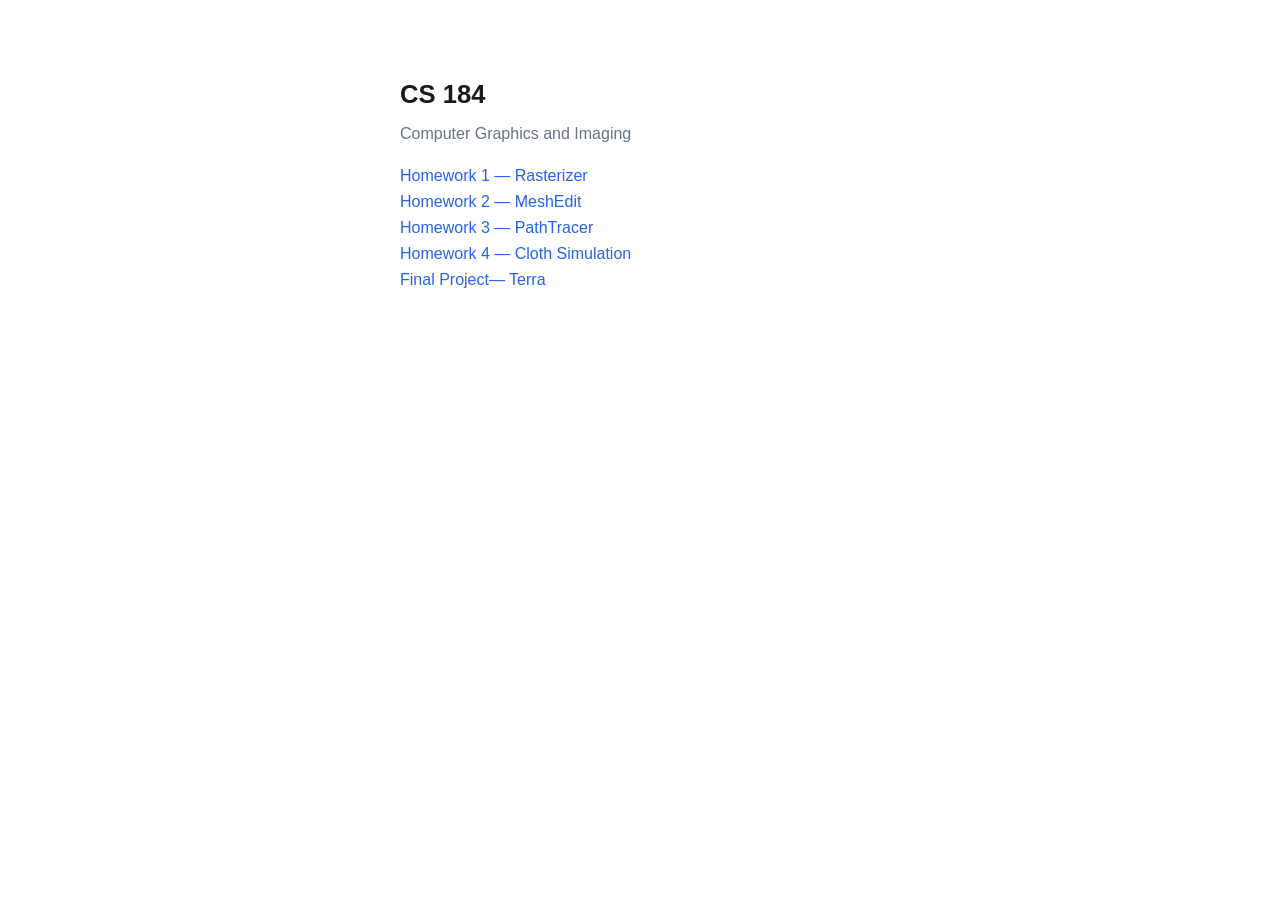
<file: index.html>
<!DOCTYPE html>
<html lang="en">
<head>
  <meta charset="UTF-8">
  <meta name="viewport" content="width=device-width, initial-scale=1.0">
  <title>CS 184</title>
  <style>
    body {
      font-family: -apple-system, BlinkMacSystemFont, "Segoe UI", Roboto, sans-serif;
      max-width: 480px;
      margin: 80px auto;
      padding: 0 1.5rem;
      color: #1a1a1a;
    }
    h1 { font-size: 1.6rem; margin-bottom: 0.3rem; }
    p { color: #64748b; margin-bottom: 1.5rem; }
    ul { list-style: none; padding: 0; }
    li { margin-bottom: 0.5rem; }
    a {
      color: #2563eb;
      text-decoration: none;
      font-weight: 500;
    }
    a:hover { text-decoration: underline; }
  </style>
</head>
<body>
  <h1>CS 184</h1>
  <p>Computer Graphics and Imaging</p>
  <ul>
    <li><a href="hw1/">Homework 1 &mdash; Rasterizer</a></li>
    <li><a href="hw2/">Homework 2 &mdash; MeshEdit</a></li>
    <li><a href="hw3/">Homework 3 &mdash; PathTracer</a></li>
    <li><a href="hw4/">Homework 4 &mdash; Cloth Simulation</a></li>
    <li><a href="final/">Final Project&mdash; Terra</a></li>
  </ul>
</body>
</html>
</file>
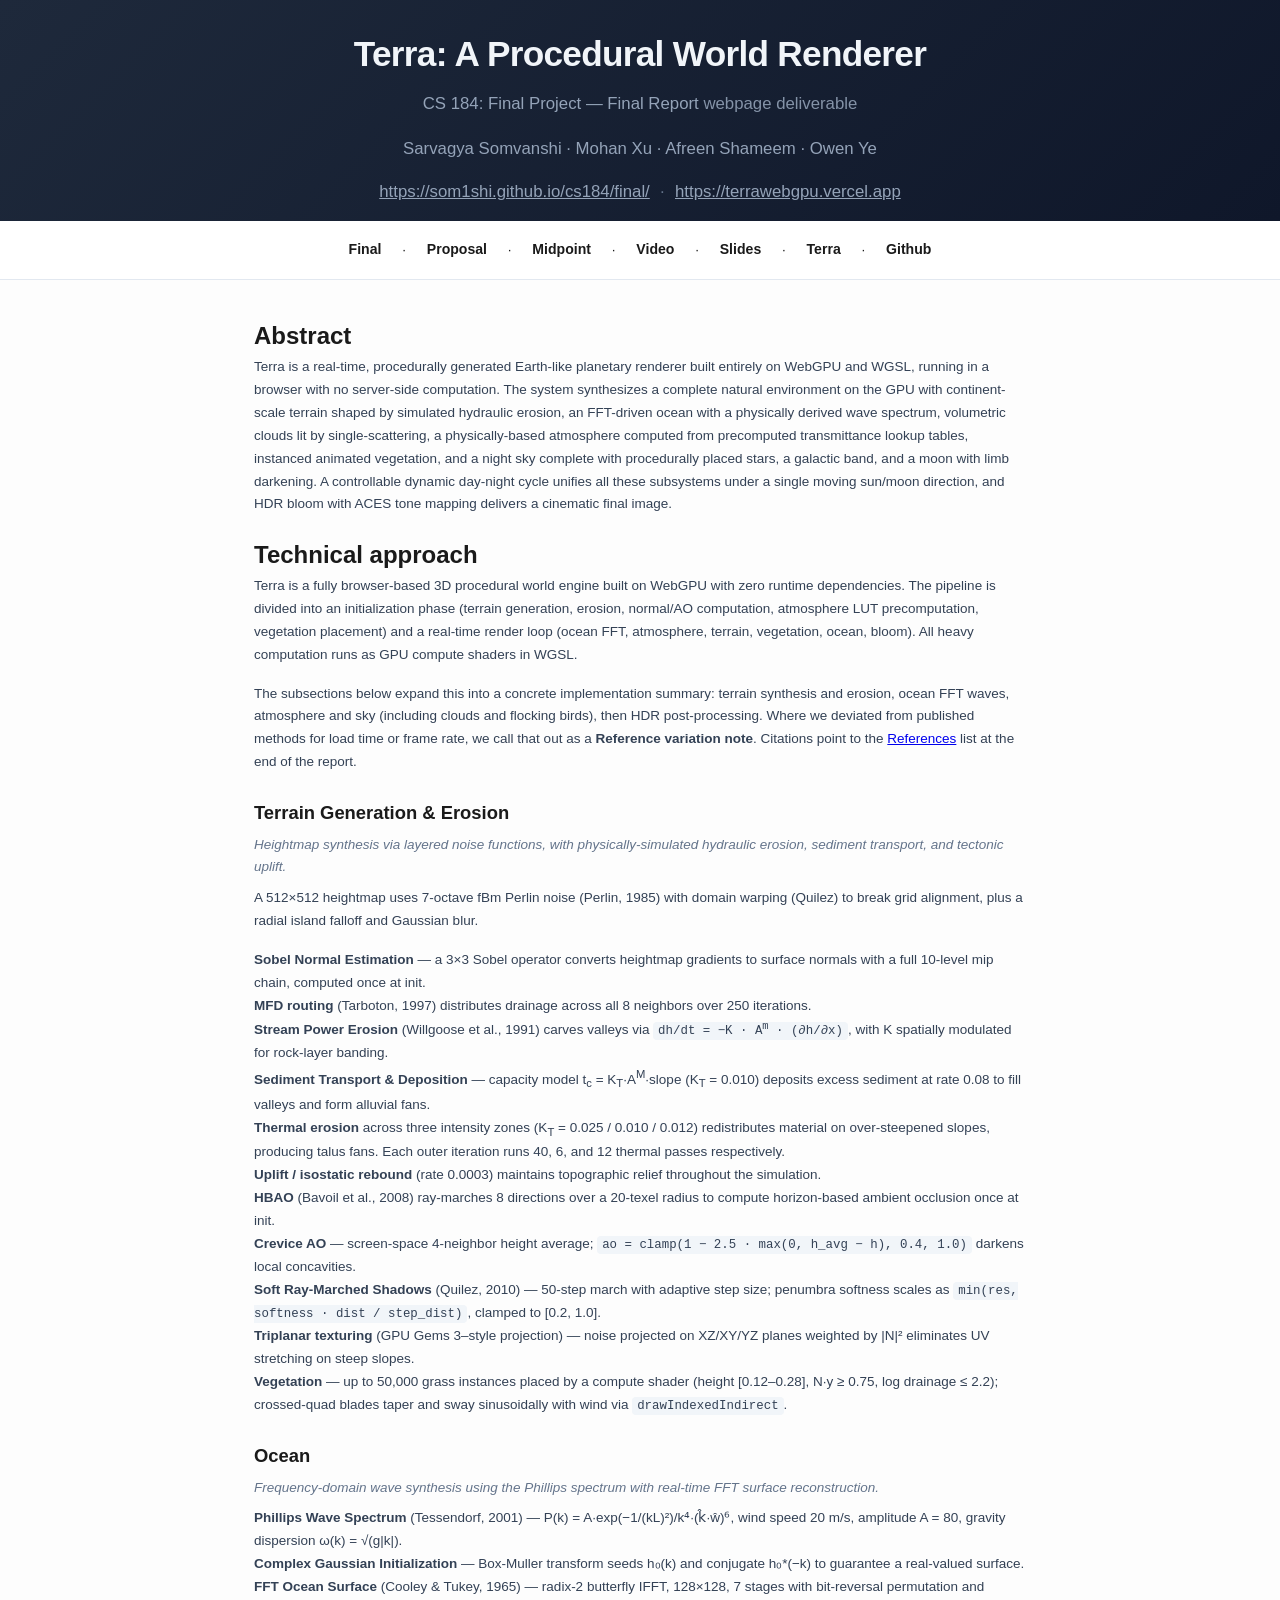
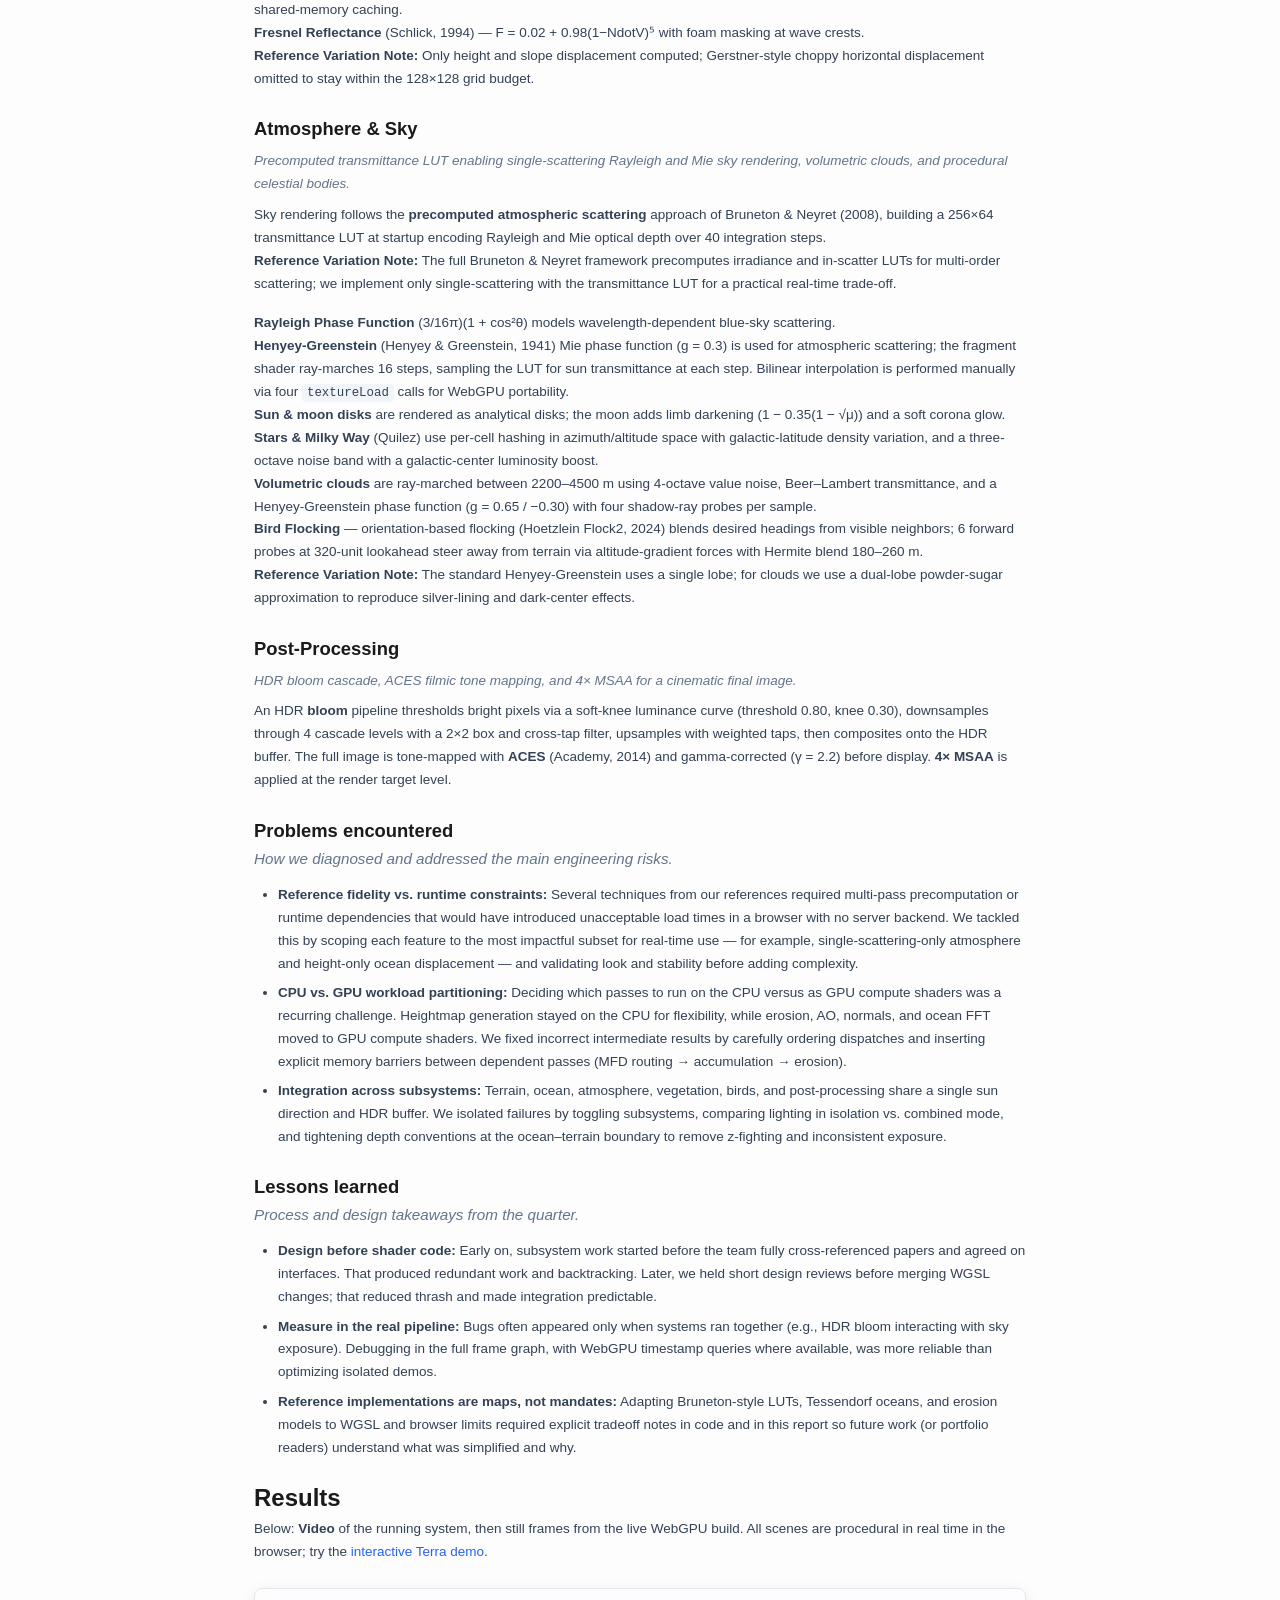
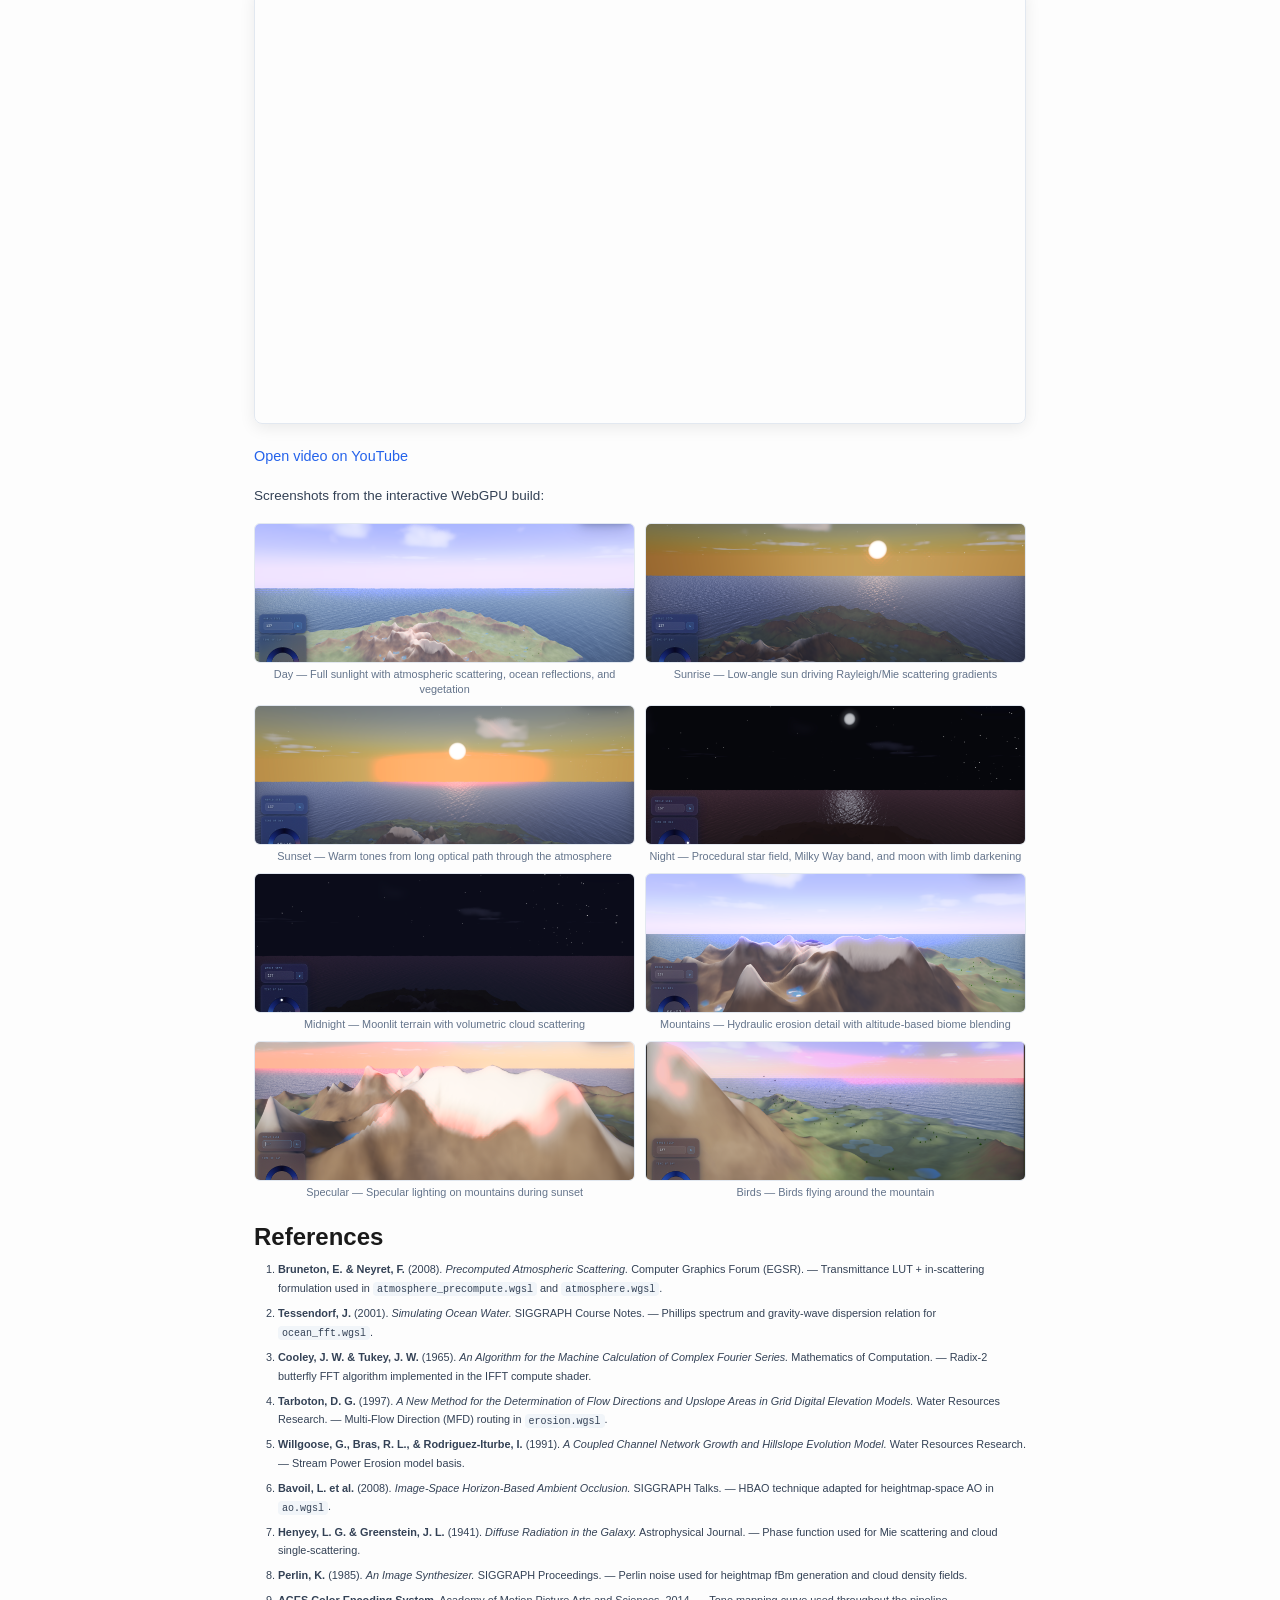
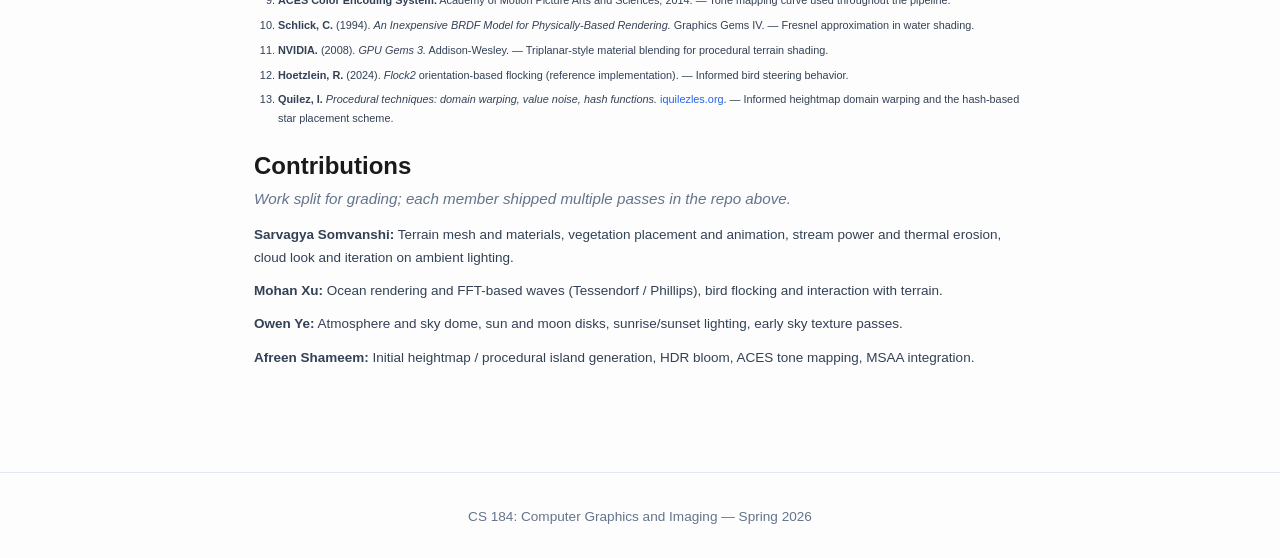
<file: final/index.html>
<!DOCTYPE html>
<html lang="en">
<head>
  <meta charset="UTF-8">
  <meta name="viewport" content="width=device-width, initial-scale=1.0">
  <title>CS 184 Final Project &mdash; Terra: A Procedural World Renderer</title>
  <link rel="stylesheet" href="final-common.css">
  <link rel="stylesheet" href="final-main.css">
</head>
<body class="final-main">

<header>
  <h1>Terra: A Procedural World Renderer</h1>
  <p>CS 184: Final Project &mdash; Final Report <span class="deliverable-tag">webpage deliverable</span></p>
  <p>Sarvagya Somvanshi &middot; Mohan Xu &middot; Afreen Shameem &middot; Owen Ye</p>
  <p class="header-urls">
    <a href="https://som1shi.github.io/cs184/final/">https://som1shi.github.io/cs184/final/</a>
    <span class="header-url-sep" aria-hidden="true">&middot;</span>
    <a href="https://terrawebgpu.vercel.app" target="_blank" rel="noopener noreferrer">https://terrawebgpu.vercel.app</a>
  </p>
</header>

<div class="nav-stack">
<nav aria-label="Final project hub">
  <a class="nav-primary" href="#Abstract">Final</a>
  <span class="nav-sep" aria-hidden="true">&middot;</span>
  <a class="nav-primary" href="proposal.html">Proposal</a>
  <span class="nav-sep" aria-hidden="true">&middot;</span>
  <a class="nav-primary" href="midpoint.html">Midpoint</a>
  <span class="nav-sep" aria-hidden="true">&middot;</span>
  <a class="nav-primary" href="https://youtu.be/ZRDevUtEO8Y" target="_blank" rel="noopener noreferrer">Video</a>
  <span class="nav-sep" aria-hidden="true">&middot;</span>
  <a class="nav-primary" href="https://docs.google.com/presentation/d/1WHMv_cMEymZL_jN8q2AU0tCmSxwUfGsNz5Sqc11t9eE/edit?slide=id.g3dbd2bc8862_0_0#slide=id.g3dbd2bc8862_0_0" target="_blank" rel="noopener noreferrer" title="Presentation slides">Slides</a>
  <span class="nav-sep" aria-hidden="true">&middot;</span>
  <a class="nav-primary" href="https://terrawebgpu.vercel.app" target="_blank" rel="noopener noreferrer">Terra</a>
  <span class="nav-sep" aria-hidden="true">&middot;</span>
  <a class="nav-primary" href="https://github.com/som1shi/terra" target="_blank" rel="noopener noreferrer" title="GitHub repository">Github</a>
</nav>
</div>

<main>

  <section id="Abstract">
    <b>Abstract</b>

    <p>
      Terra is a real-time, procedurally generated Earth-like planetary renderer built entirely on WebGPU and WGSL, running in a browser with no server-side computation. The system synthesizes a complete natural environment on the GPU with continent-scale terrain shaped by simulated hydraulic erosion, an FFT-driven ocean with a physically derived wave spectrum, volumetric clouds lit by single-scattering, a physically-based atmosphere computed from precomputed transmittance lookup tables, instanced animated vegetation, and a night sky complete with procedurally placed stars, a galactic band, and a moon with limb darkening. A controllable dynamic day-night cycle unifies all these subsystems under a single moving sun/moon direction, and HDR bloom with ACES tone mapping delivers a cinematic final image.
    </p>
  </section>

  <section id="technical_approach">
    <b>Technical approach</b>

    <p>
      Terra is a fully browser-based 3D procedural world engine built on WebGPU with zero runtime
      dependencies. The pipeline is divided into an initialization phase (terrain generation, erosion,
      normal/AO computation, atmosphere LUT precomputation, vegetation placement) and a real-time render
      loop (ocean FFT, atmosphere, terrain, vegetation, ocean, bloom). All heavy computation runs as
      GPU compute shaders in WGSL.
    </p>
    <p>
      The subsections below expand this into a concrete implementation summary: terrain synthesis and erosion,
      ocean FFT waves, atmosphere and sky (including clouds and flocking birds), then HDR post-processing.
      Where we deviated from published methods for load time or frame rate, we call that out as a
      <strong>Reference variation note</strong>. Citations point to the <a href="#References">References</a> list at the end of the report.
    </p>
  </section>

  <section id="terrain">
    <h3>Terrain Generation &amp; Erosion</h3>
    <p style="font-style:italic; color:var(--muted); margin-bottom:0.5rem; margin-top:0.15rem;">Heightmap synthesis via layered noise functions, with physically-simulated hydraulic erosion, sediment transport, and tectonic uplift.</p>

    <p>
      A 512&times;512 heightmap uses 7-octave fBm Perlin noise (Perlin, 1985) with domain warping (Quilez) to break grid alignment, plus a radial island falloff and Gaussian blur.
    </p>
    <p>
      <strong>Sobel Normal Estimation</strong> &mdash; a 3&times;3 Sobel operator converts heightmap gradients to surface normals with a full 10-level mip chain, computed once at init.<br>
      <strong>MFD routing</strong> (Tarboton, 1997) distributes drainage across all 8 neighbors over 250 iterations.<br>
      <strong>Stream Power Erosion</strong> (Willgoose et al., 1991) carves valleys via <code>dh/dt = &minus;K &middot; A<sup>m</sup> &middot; (&part;h/&part;x)</code>, with K spatially modulated for rock-layer banding.<br>
      <strong>Sediment Transport &amp; Deposition</strong> &mdash; capacity model t<sub>c</sub> = K<sub>T</sub>&middot;A<sup>M</sup>&middot;slope (K<sub>T</sub>&nbsp;=&nbsp;0.010) deposits excess sediment at rate 0.08 to fill valleys and form alluvial fans.<br>
      <strong>Thermal erosion</strong> across three intensity zones (K<sub>T</sub> = 0.025 / 0.010 / 0.012) redistributes material on over-steepened slopes, producing talus fans. Each outer iteration runs 40, 6, and 12 thermal passes respectively.<br>
      <strong>Uplift / isostatic rebound</strong> (rate 0.0003) maintains topographic relief throughout the simulation.<br>
      <strong>HBAO</strong> (Bavoil et al., 2008) ray-marches 8 directions over a 20-texel radius to compute horizon-based ambient occlusion once at init.<br>
      <strong>Crevice AO</strong> &mdash; screen-space 4-neighbor height average; <code>ao = clamp(1 &minus; 2.5 &middot; max(0, h_avg &minus; h), 0.4, 1.0)</code> darkens local concavities.<br>
      <strong>Soft Ray-Marched Shadows</strong> (Quilez, 2010) &mdash; 50-step march with adaptive step size; penumbra softness scales as <code>min(res, softness &middot; dist / step_dist)</code>, clamped to [0.2, 1.0].<br>
      <strong>Triplanar texturing</strong> (GPU Gems 3&ndash;style projection) &mdash; noise projected on XZ/XY/YZ planes weighted by |N|&sup2; eliminates UV stretching on steep slopes.<br>
      <strong>Vegetation</strong> &mdash; up to 50,000 grass instances placed by a compute shader (height [0.12&ndash;0.28], N&middot;y &ge; 0.75, log drainage &le; 2.2); crossed-quad blades taper and sway sinusoidally with wind via <code>drawIndexedIndirect</code>.
    </p>
  </section>

  <section id="ocean">
    <h3>Ocean</h3>
    <p style="font-style:italic; color:var(--muted); margin-bottom:0.5rem; margin-top:0.15rem;">Frequency-domain wave synthesis using the Phillips spectrum with real-time FFT surface reconstruction.</p>

    <p>
      <strong>Phillips Wave Spectrum</strong> (Tessendorf, 2001) &mdash; P(k) = A&middot;exp(&minus;1/(kL)&sup2;)/k⁴&middot;(k̂&middot;ŵ)⁶, wind speed 20&nbsp;m/s, amplitude A&nbsp;=&nbsp;80, gravity dispersion &omega;(k)&nbsp;=&nbsp;&radic;(g|k|).<br>
      <strong>Complex Gaussian Initialization</strong> &mdash; Box-Muller transform seeds h&#x2080;(k) and conjugate h&#x2080;*(&minus;k) to guarantee a real-valued surface.<br>
      <strong>FFT Ocean Surface</strong> (Cooley &amp; Tukey, 1965) &mdash; radix-2 butterfly IFFT, 128&times;128, 7 stages with bit-reversal permutation and shared-memory caching.<br>
      <strong>Fresnel Reflectance</strong> (Schlick, 1994) &mdash; F&nbsp;=&nbsp;0.02&nbsp;+&nbsp;0.98(1&minus;NdotV)⁵ with foam masking at wave crests.<br>
      <strong>Reference Variation Note:</strong> Only height and slope displacement computed; Gerstner-style choppy horizontal displacement omitted to stay within the 128&times;128 grid budget.
    </p>
  </section>

  <section id="atmosphere">
    <h3>Atmosphere &amp; Sky</h3>
    <p style="font-style:italic; color:var(--muted); margin-bottom:0.5rem; margin-top:0.15rem;">Precomputed transmittance LUT enabling single-scattering Rayleigh and Mie sky rendering, volumetric clouds, and procedural celestial bodies.</p>

    <p>
      Sky rendering follows the <strong>precomputed atmospheric scattering</strong> approach of Bruneton &amp; Neyret (2008), building a 256&times;64 transmittance LUT at startup encoding Rayleigh and Mie optical depth over 40 integration steps.
      <br><strong>Reference Variation Note:</strong> The full Bruneton &amp; Neyret framework precomputes irradiance and in-scatter LUTs for multi-order scattering; we implement only single-scattering with the transmittance LUT for a practical real-time trade-off.
    </p>
    <p>
      <strong>Rayleigh Phase Function</strong> (3/16&pi;)(1&nbsp;+&nbsp;cos²&theta;) models wavelength-dependent blue-sky scattering.<br>
      <strong>Henyey-Greenstein</strong> (Henyey &amp; Greenstein, 1941) Mie phase function (g&nbsp;=&nbsp;0.3) is used for atmospheric scattering; the fragment shader ray-marches 16 steps, sampling the LUT for sun transmittance at each step. Bilinear interpolation is performed manually via four <code>textureLoad</code> calls for WebGPU portability.<br>
      <strong>Sun &amp; moon disks</strong> are rendered as analytical disks; the moon adds limb darkening (1&nbsp;&minus;&nbsp;0.35(1&nbsp;&minus;&nbsp;&radic;&mu;)) and a soft corona glow.<br>
      <strong>Stars &amp; Milky Way</strong> (Quilez) use per-cell hashing in azimuth/altitude space with galactic-latitude density variation, and a three-octave noise band with a galactic-center luminosity boost.<br>
      <strong>Volumetric clouds</strong> are ray-marched between 2200&ndash;4500&nbsp;m using 4-octave value noise, Beer&ndash;Lambert transmittance, and a Henyey-Greenstein phase function (g&nbsp;=&nbsp;0.65&nbsp;/&nbsp;&minus;0.30) with four shadow-ray probes per sample.<br>
      <strong>Bird Flocking</strong> &mdash; orientation-based flocking (Hoetzlein Flock2, 2024) blends desired headings from visible neighbors; 6 forward probes at 320-unit lookahead steer away from terrain via altitude-gradient forces with Hermite blend 180&ndash;260 m.<br>
      <strong>Reference Variation Note:</strong> The standard Henyey-Greenstein uses a single lobe; for clouds we use a dual-lobe powder-sugar approximation to reproduce silver-lining and dark-center effects.
    </p>
  </section>

  <section id="post">
    <h3>Post-Processing</h3>
    <p style="font-style:italic; color:var(--muted); margin-bottom:0.5rem; margin-top:0.15rem;">HDR bloom cascade, ACES filmic tone mapping, and 4&times; MSAA for a cinematic final image.</p>
    <p>
      An HDR <strong>bloom</strong> pipeline thresholds bright pixels via a soft-knee luminance curve
      (threshold 0.80, knee 0.30), downsamples through 4 cascade levels with a 2&times;2 box and
      cross-tap filter, upsamples with weighted taps, then composites onto the HDR buffer. The full image
      is tone-mapped with <strong>ACES</strong> (Academy, 2014) and gamma-corrected (&gamma;&nbsp;=&nbsp;2.2) before
      display. <strong>4&times; MSAA</strong> is applied at the render target level.
    </p>
  </section>

  <section id="problems">
    <h3>Problems encountered</h3>
    <p class="subsection-lede">How we diagnosed and addressed the main engineering risks.</p>
    <ul>
      <li>
        <strong>Reference fidelity vs. runtime constraints:</strong> Several techniques from our references required multi-pass precomputation or runtime dependencies that would have introduced unacceptable load times in a browser with no server backend. We tackled this by scoping each feature to the most impactful subset for real-time use &mdash; for example, single-scattering-only atmosphere and height-only ocean displacement &mdash; and validating look and stability before adding complexity.
      </li>
      <li>
        <strong>CPU vs. GPU workload partitioning:</strong> Deciding which passes to run on the CPU versus as GPU compute shaders was a recurring challenge. Heightmap generation stayed on the CPU for flexibility, while erosion, AO, normals, and ocean FFT moved to GPU compute shaders. We fixed incorrect intermediate results by carefully ordering dispatches and inserting explicit memory barriers between dependent passes (MFD routing &rarr; accumulation &rarr; erosion).
      </li>
      <li>
        <strong>Integration across subsystems:</strong> Terrain, ocean, atmosphere, vegetation, birds, and post-processing share a single sun direction and HDR buffer. We isolated failures by toggling subsystems, comparing lighting in isolation vs. combined mode, and tightening depth conventions at the ocean&ndash;terrain boundary to remove z-fighting and inconsistent exposure.
      </li>
    </ul>
  </section>

  <section id="lessons">
    <h3>Lessons learned</h3>
    <p class="subsection-lede">Process and design takeaways from the quarter.</p>
    <ul>
      <li>
        <strong>Design before shader code:</strong> Early on, subsystem work started before the team fully cross-referenced papers and agreed on interfaces. That produced redundant work and backtracking. Later, we held short design reviews before merging WGSL changes; that reduced thrash and made integration predictable.
      </li>
      <li>
        <strong>Measure in the real pipeline:</strong> Bugs often appeared only when systems ran together (e.g., HDR bloom interacting with sky exposure). Debugging in the full frame graph, with WebGPU timestamp queries where available, was more reliable than optimizing isolated demos.
      </li>
      <li>
        <strong>Reference implementations are maps, not mandates:</strong> Adapting Bruneton-style LUTs, Tessendorf oceans, and erosion models to WGSL and browser limits required explicit tradeoff notes in code and in this report so future work (or portfolio readers) understand what was simplified and why.
      </li>
    </ul>
  </section>

  <section id="results">
    <b>Results</b>

    <p>
      Below: <strong>Video</strong> of the running system, then still frames from the live WebGPU build. All scenes are procedural in real time in the browser; try the <a class="resource-link" href="https://terrawebgpu.vercel.app" target="_blank" rel="noopener noreferrer">interactive Terra demo</a>.
    </p>

    <div class="video-container">
      <iframe src="https://www.youtube.com/embed/ZRDevUtEO8Y" title="Terra &mdash; CS 184 final project video" allow="accelerometer; autoplay; clipboard-write; encrypted-media; gyroscope; picture-in-picture; web-share" allowfullscreen loading="lazy"></iframe>
    </div>
    <p class="video-caption">
      <a class="resource-link" href="https://youtu.be/ZRDevUtEO8Y" target="_blank" rel="noopener noreferrer">Open video on YouTube</a>
    </p>

    <p>
      Screenshots from the interactive WebGPU build:
    </p>

    <div class="results-gallery">
      <div class="gallery-item">
        <img src="images/day.png" alt="Daytime scene showing terrain, ocean, and atmosphere">
        <div class="caption">Day &mdash; Full sunlight with atmospheric scattering, ocean reflections, and vegetation</div>
      </div>
      <div class="gallery-item">
        <img src="images/sunrise.png" alt="Sunrise scene with warm atmospheric colors">
        <div class="caption">Sunrise &mdash; Low-angle sun driving Rayleigh/Mie scattering gradients</div>
      </div>
      <div class="gallery-item">
        <img src="images/sunset.png" alt="Sunset scene with orange and purple sky">
        <div class="caption">Sunset &mdash; Warm tones from long optical path through the atmosphere</div>
      </div>
      <div class="gallery-item">
        <img src="images/night.png" alt="Night scene with stars and moonlight">
        <div class="caption">Night &mdash; Procedural star field, Milky Way band, and moon with limb darkening</div>
      </div>
      <div class="gallery-item">
        <img src="images/midnight.png" alt="Midnight scene with dark sky">
        <div class="caption">Midnight &mdash; Moonlit terrain with volumetric cloud scattering</div>
      </div>
      <div class="gallery-item">
        <img src="images/mountains.png" alt="Mountain terrain close-up">
        <div class="caption">Mountains &mdash; Hydraulic erosion detail with altitude-based biome blending</div>
      </div>
      <div class="gallery-item">
        <img src="images/specular.png" alt="Specular lighting on mountains">
        <div class="caption">Specular &mdash; Specular lighting on mountains during sunset</div>
      </div>
      <div class="gallery-item">
        <img src="images/birds.png" alt="Birds flying around mountain">
        <div class="caption">Birds &mdash; Birds flying around the mountain</div>
      </div>
    </div>
  </section>

  <section id="References">
    <b>References</b>

    <ol>
      <li>
        <strong>Bruneton, E. &amp; Neyret, F.</strong> (2008). <em>Precomputed Atmospheric Scattering.</em>
        Computer Graphics Forum (EGSR). &mdash; Transmittance LUT + in-scattering formulation used in
        <code>atmosphere_precompute.wgsl</code> and <code>atmosphere.wgsl</code>.
      </li>
      <li>
        <strong>Tessendorf, J.</strong> (2001). <em>Simulating Ocean Water.</em> SIGGRAPH Course Notes.
        &mdash; Phillips spectrum and gravity-wave dispersion relation for <code>ocean_fft.wgsl</code>.
      </li>
      <li>
        <strong>Cooley, J. W. &amp; Tukey, J. W.</strong> (1965). <em>An Algorithm for the Machine
        Calculation of Complex Fourier Series.</em> Mathematics of Computation.
        &mdash; Radix-2 butterfly FFT algorithm implemented in the IFFT compute shader.
      </li>
      <li>
        <strong>Tarboton, D. G.</strong> (1997). <em>A New Method for the Determination of Flow
        Directions and Upslope Areas in Grid Digital Elevation Models.</em> Water Resources Research.
        &mdash; Multi-Flow Direction (MFD) routing in <code>erosion.wgsl</code>.
      </li>
      <li>
        <strong>Willgoose, G., Bras, R. L., &amp; Rodriguez-Iturbe, I.</strong> (1991). <em>A Coupled
        Channel Network Growth and Hillslope Evolution Model.</em> Water Resources Research.
        &mdash; Stream Power Erosion model basis.
      </li>
      <li>
        <strong>Bavoil, L. et al.</strong> (2008). <em>Image-Space Horizon-Based Ambient Occlusion.</em>
        SIGGRAPH Talks. &mdash; HBAO technique adapted for heightmap-space AO in <code>ao.wgsl</code>.
      </li>
      <li>
        <strong>Henyey, L. G. &amp; Greenstein, J. L.</strong> (1941). <em>Diffuse Radiation in the
        Galaxy.</em> Astrophysical Journal. &mdash; Phase function used for Mie scattering and cloud
        single-scattering.
      </li>
      <li>
        <strong>Perlin, K.</strong> (1985). <em>An Image Synthesizer.</em> SIGGRAPH Proceedings.
        &mdash; Perlin noise used for heightmap fBm generation and cloud density fields.
      </li>
      <li>
        <strong>ACES Color Encoding System.</strong> Academy of Motion Picture Arts and Sciences, 2014.
        &mdash; Tone mapping curve used throughout the pipeline.
      </li>
      <li>
        <strong>Schlick, C.</strong> (1994). <em>An Inexpensive BRDF Model for Physically-Based Rendering.</em>
        Graphics Gems IV. &mdash; Fresnel approximation in water shading.
      </li>
      <li>
        <strong>NVIDIA.</strong> (2008). <em>GPU Gems 3.</em> Addison-Wesley.
        &mdash; Triplanar-style material blending for procedural terrain shading.
      </li>
      <li>
        <strong>Hoetzlein, R.</strong> (2024). <em>Flock2</em> orientation-based flocking (reference implementation).
        &mdash; Informed bird steering behavior.
      </li>
      <li>
        <strong>Quilez, I.</strong> <em>Procedural techniques: domain warping, value noise, hash
        functions.</em> <a class="resource-link" href="https://iquilezles.org" target="_blank" rel="noopener noreferrer">iquilezles.org</a>.
        &mdash; Informed heightmap domain warping and the hash-based star placement scheme.
      </li>
    </ol>
  </section>

  <section id="Contributions">
    <b>Contributions</b>
    <p class="subsection-lede">Work split for grading; each member shipped multiple passes in the repo above.</p>
    <ul class="contributions-list">
      <li><strong>Sarvagya Somvanshi:</strong> Terrain mesh and materials, vegetation placement and animation, stream power and thermal erosion, cloud look and iteration on ambient lighting.</li>
      <li><strong>Mohan Xu:</strong> Ocean rendering and FFT-based waves (Tessendorf / Phillips), bird flocking and interaction with terrain.</li>
      <li><strong>Owen Ye:</strong> Atmosphere and sky dome, sun and moon disks, sunrise/sunset lighting, early sky texture passes.</li>
      <li><strong>Afreen Shameem:</strong> Initial heightmap / procedural island generation, HDR bloom, ACES tone mapping, MSAA integration.</li>
    </ul>
  </section>

</main>

<footer>
  CS 184: Computer Graphics and Imaging &mdash; Spring 2026
</footer>

</body>
</html>
</file>
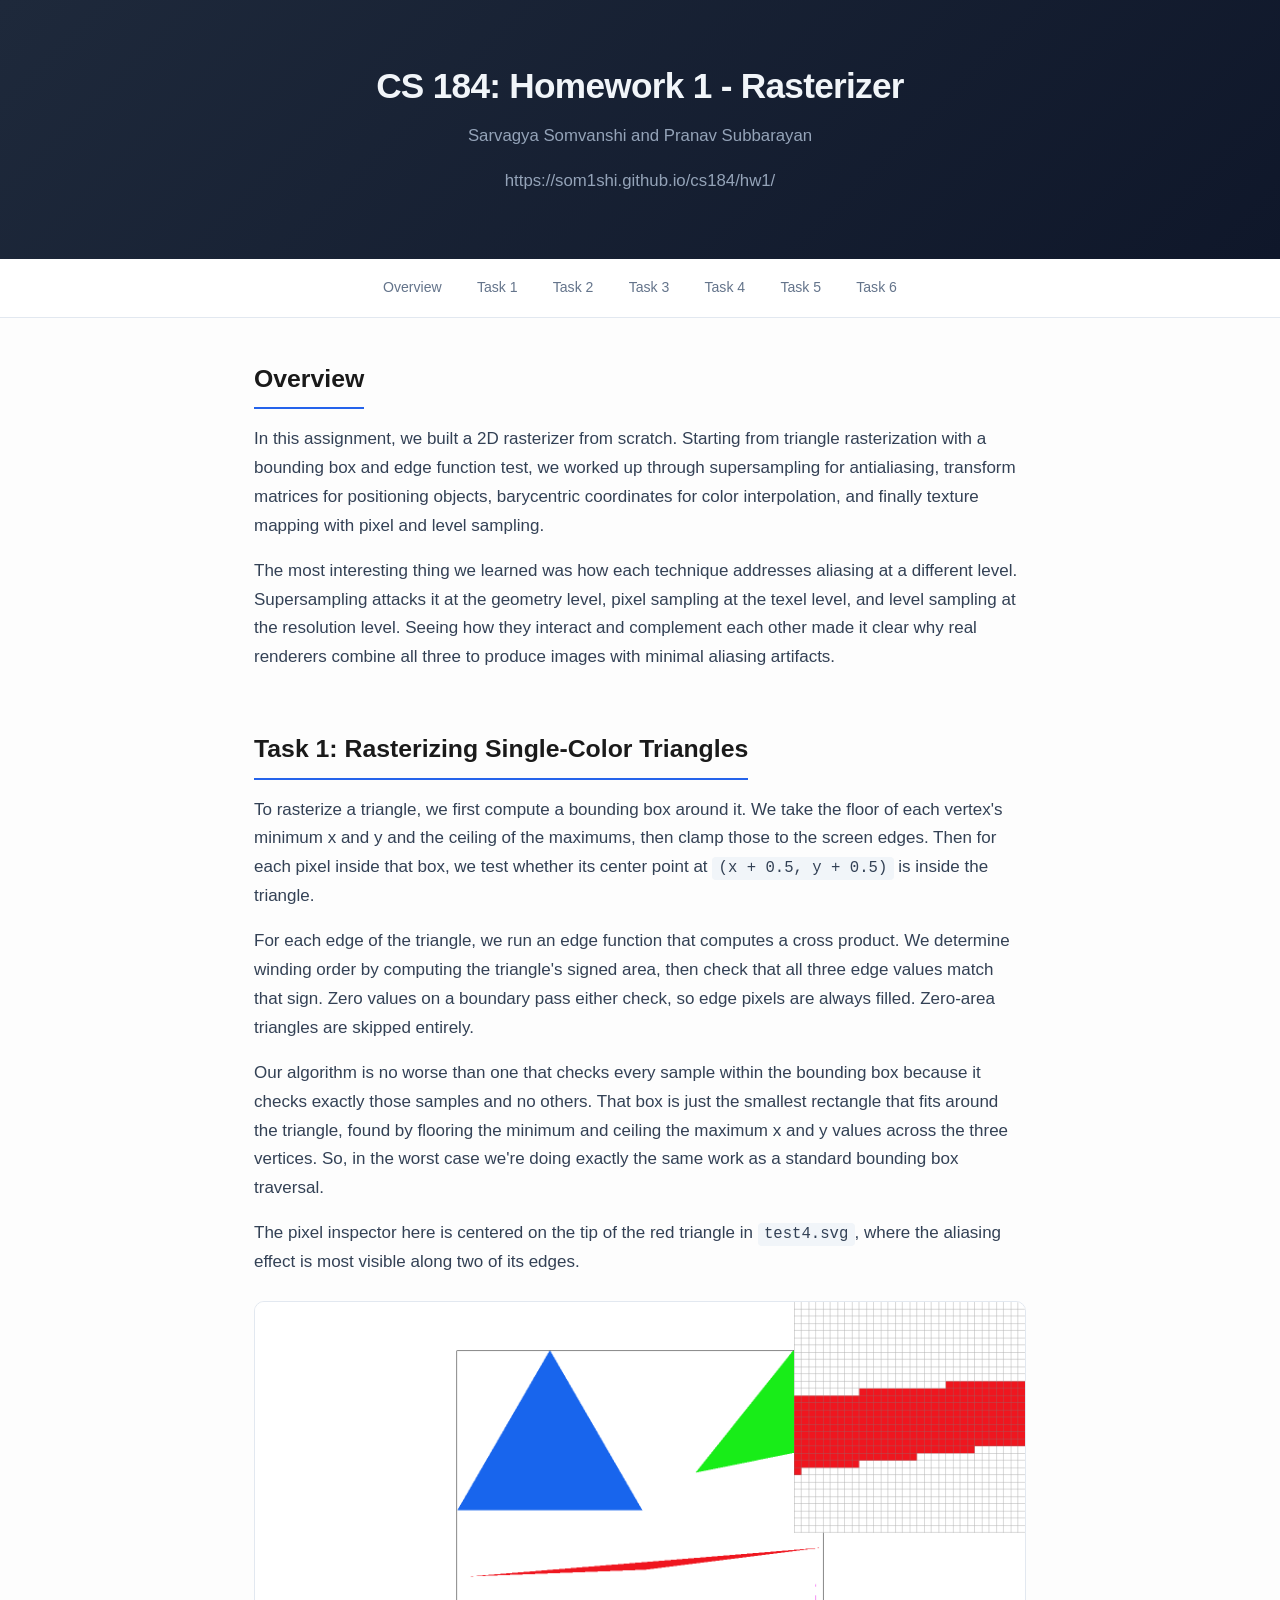
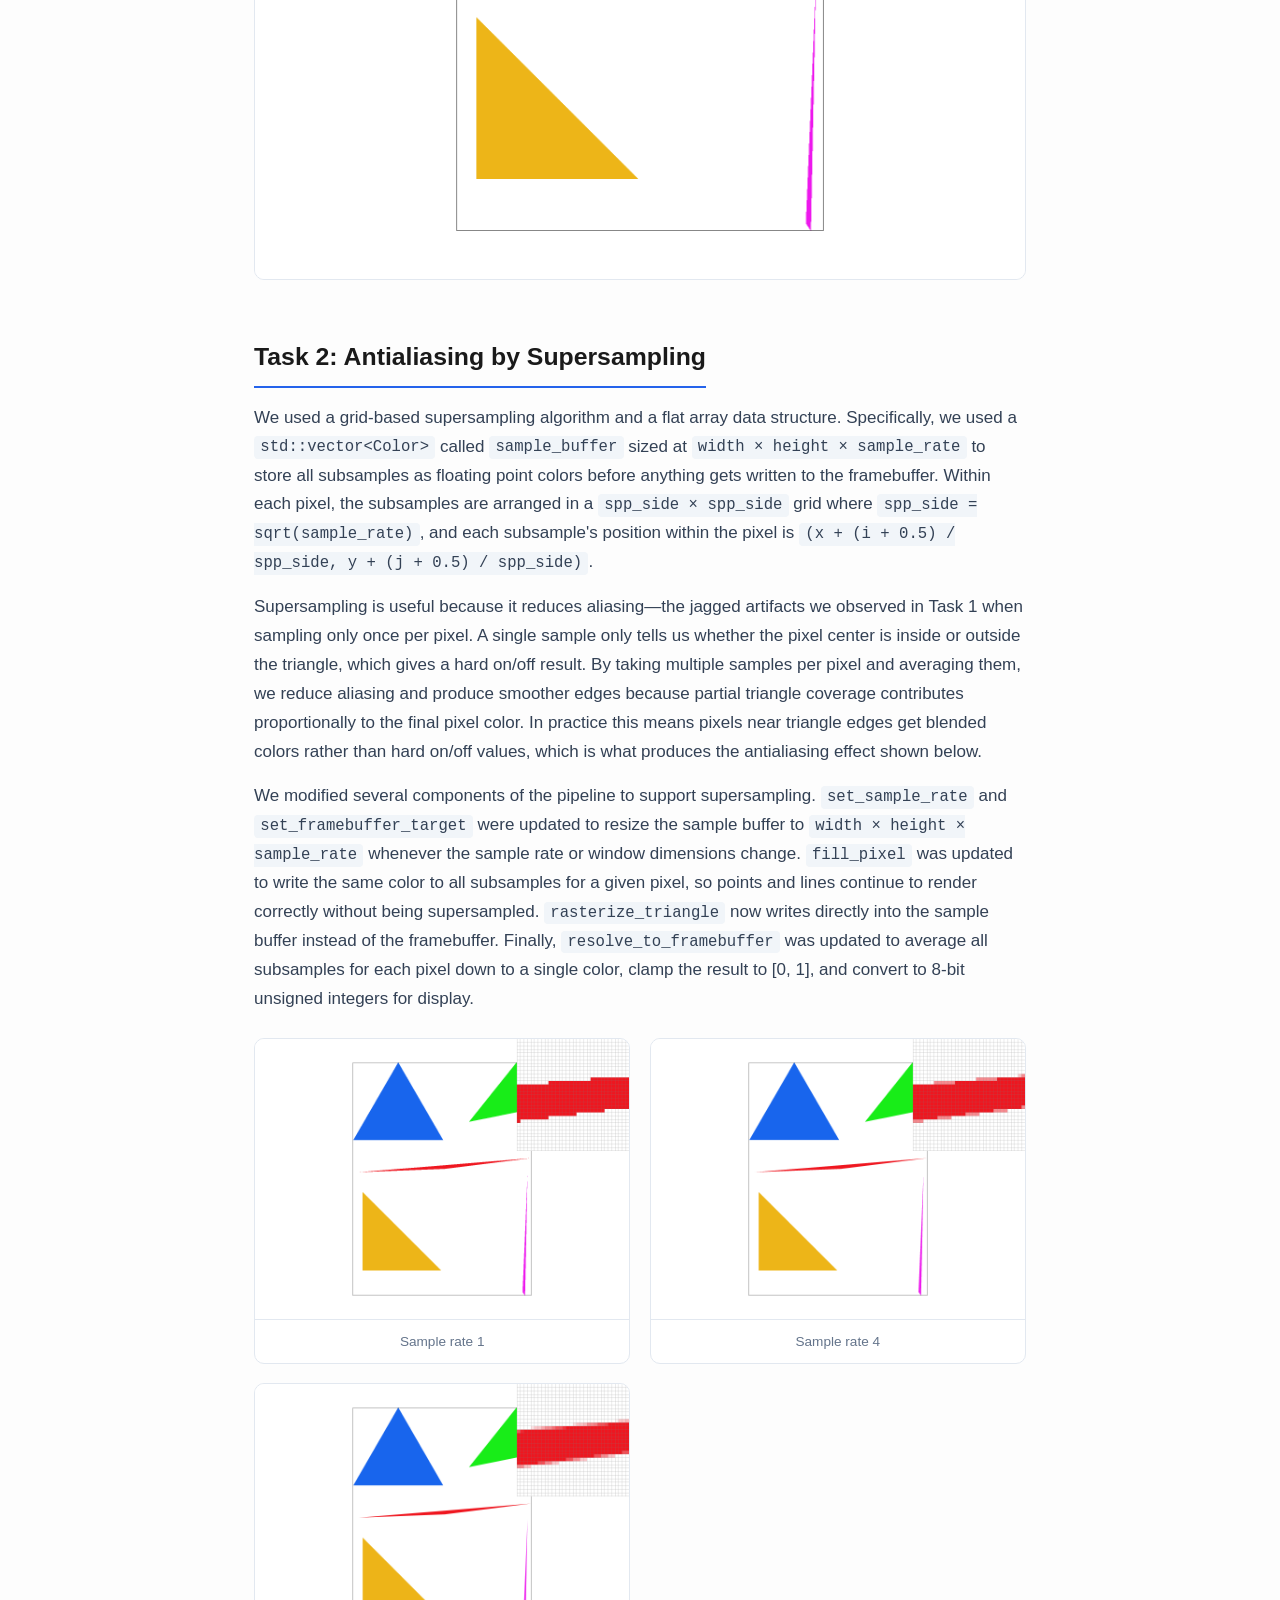
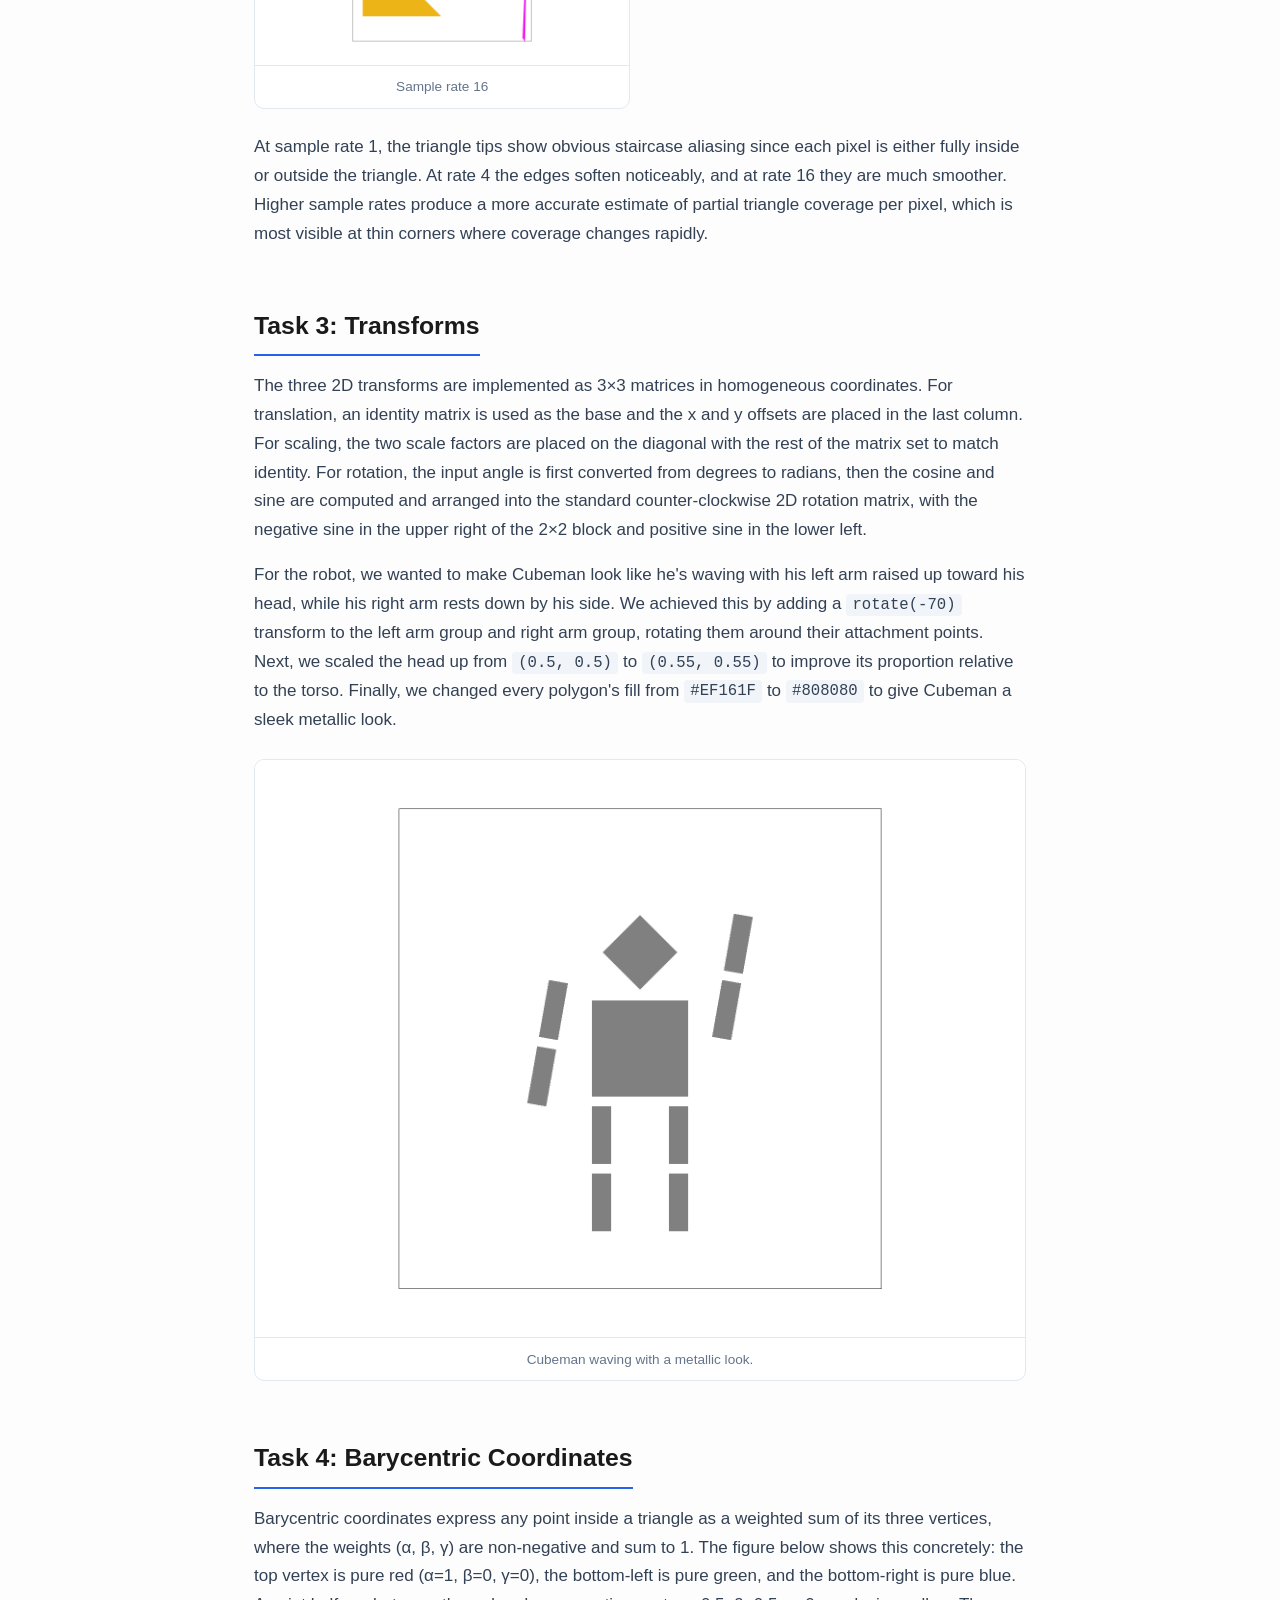
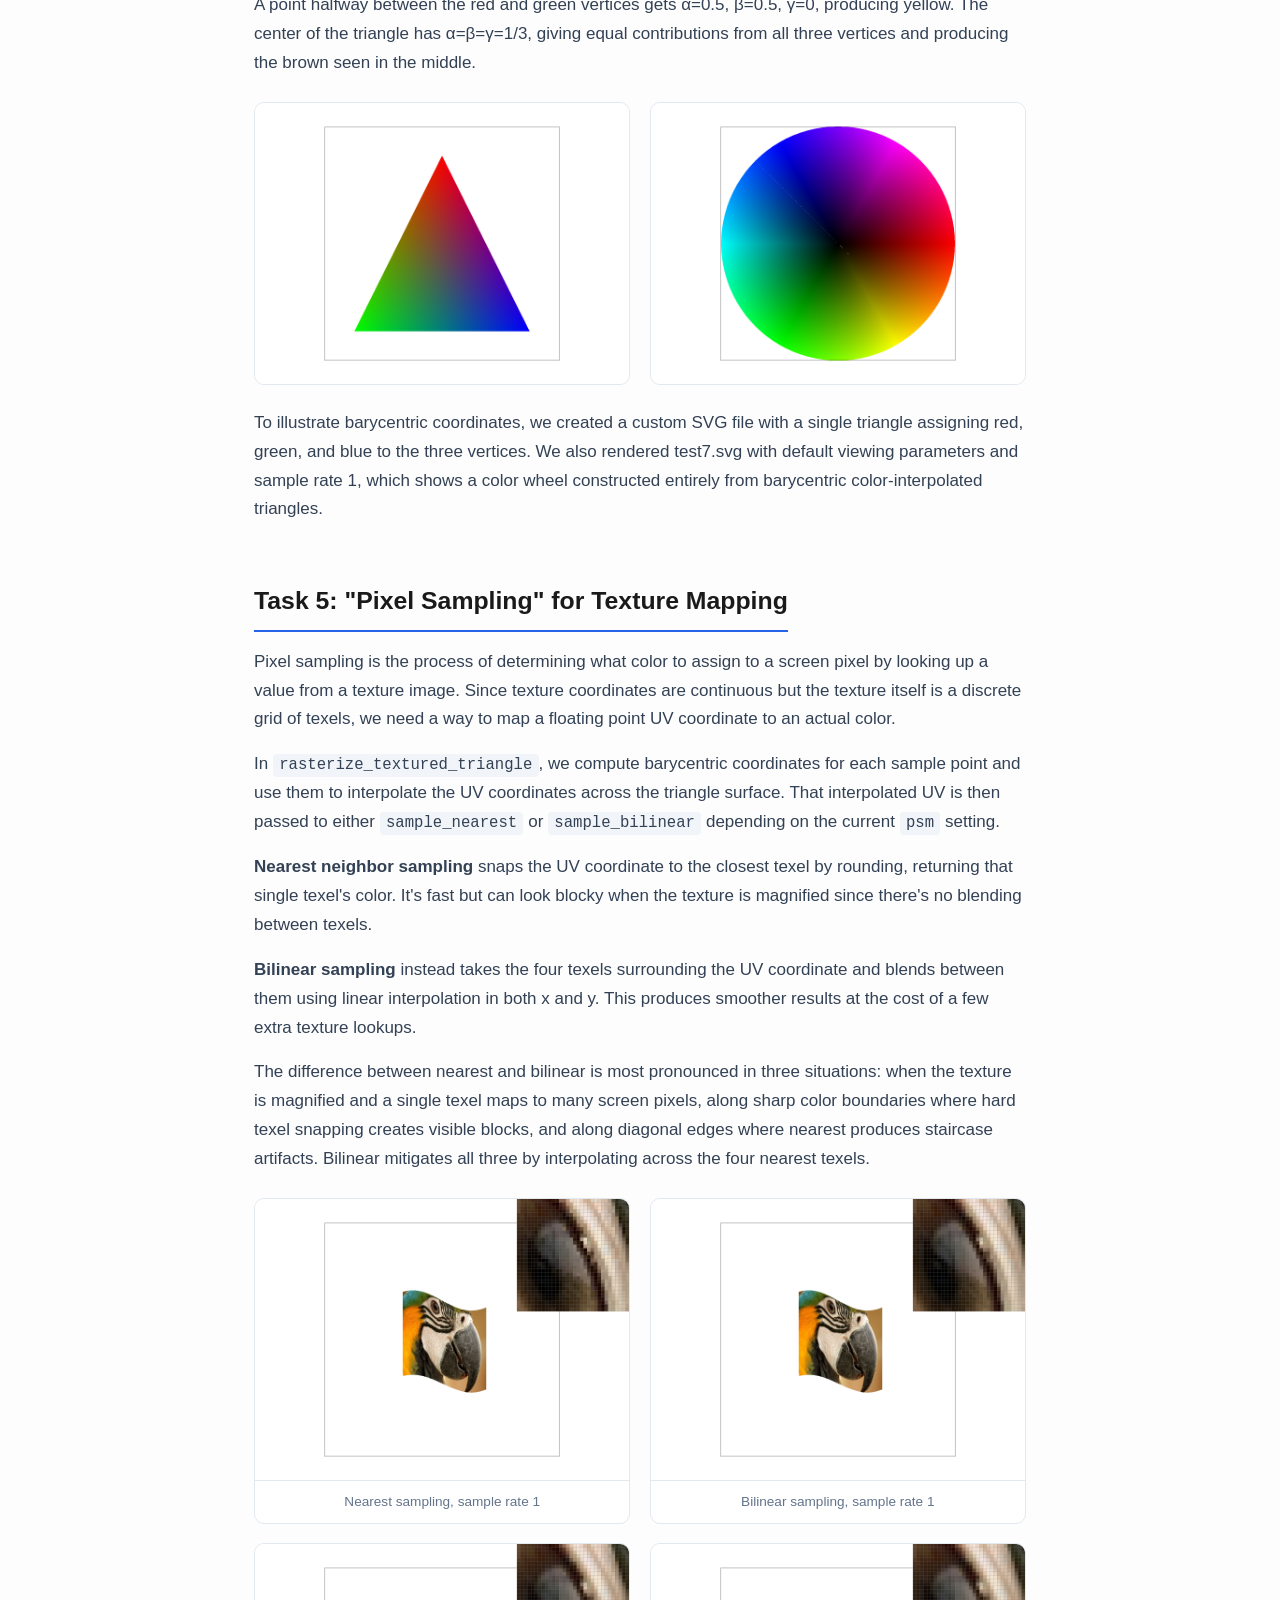
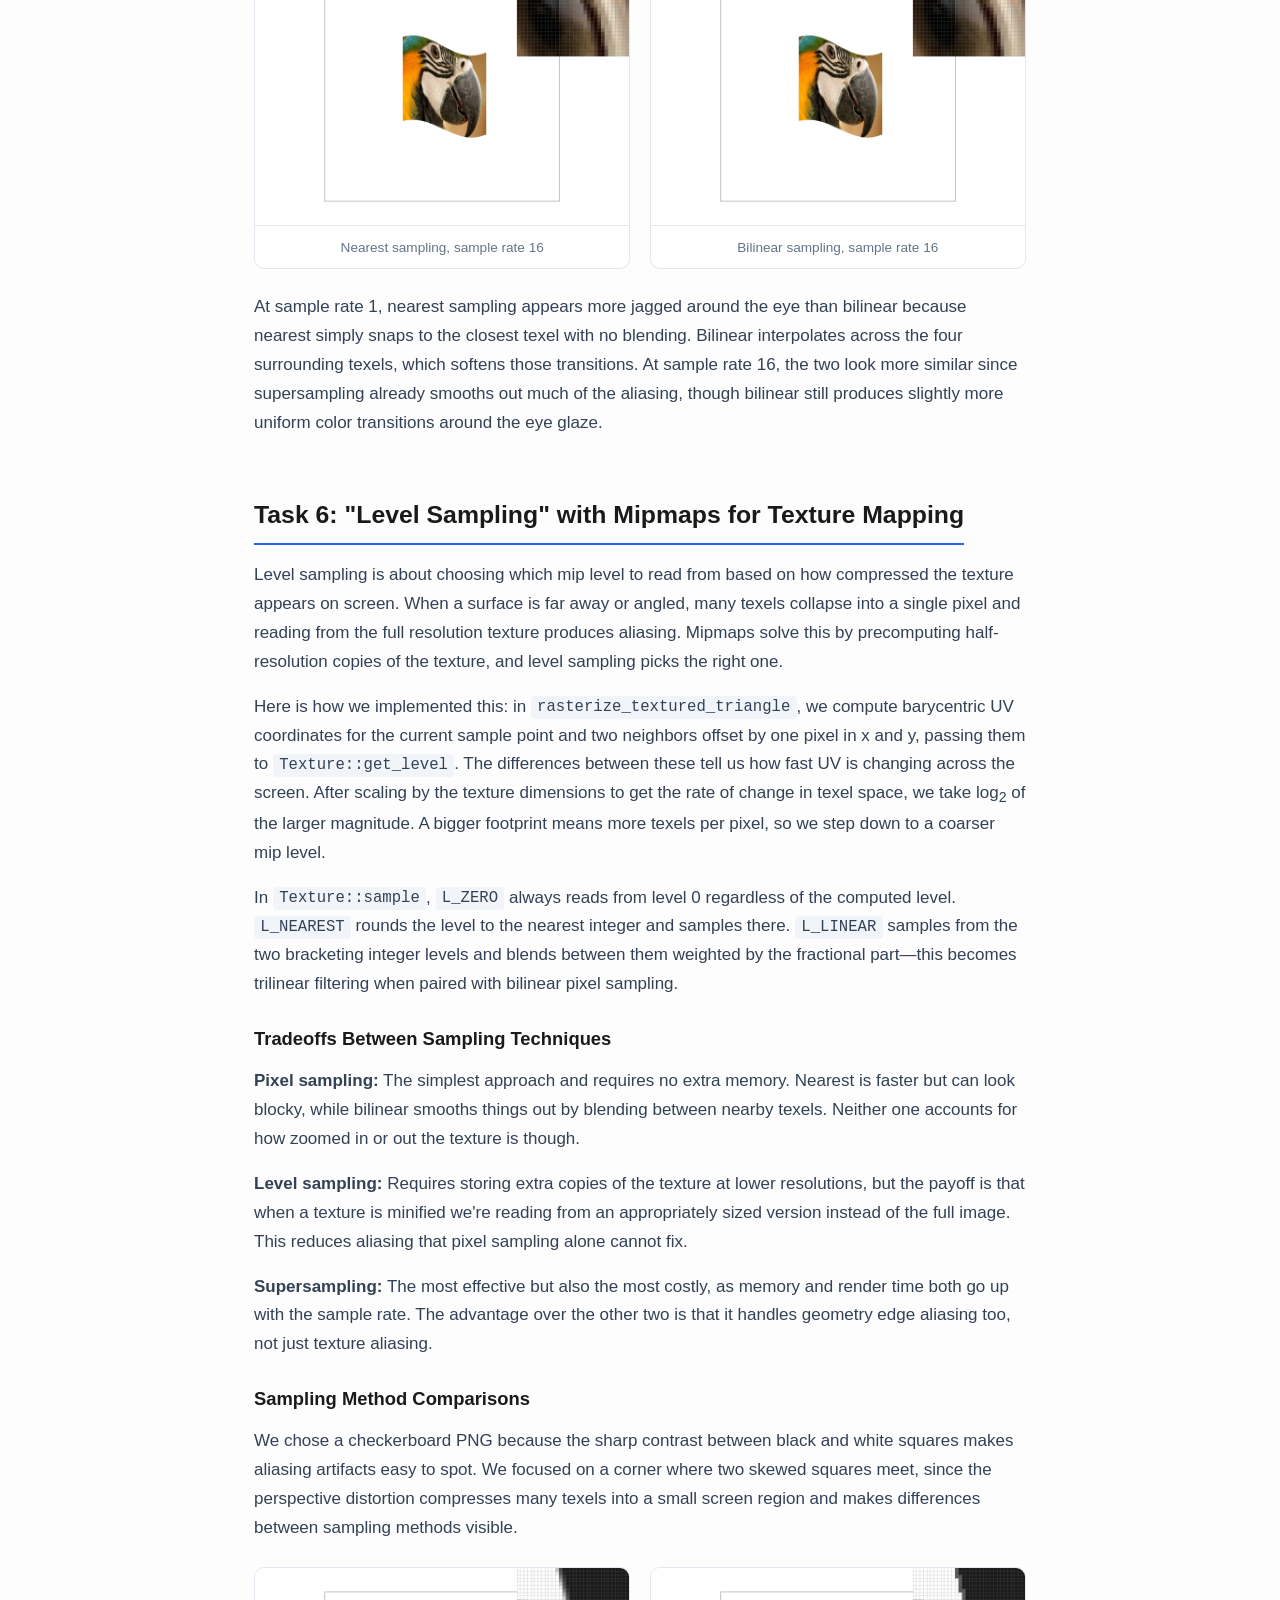
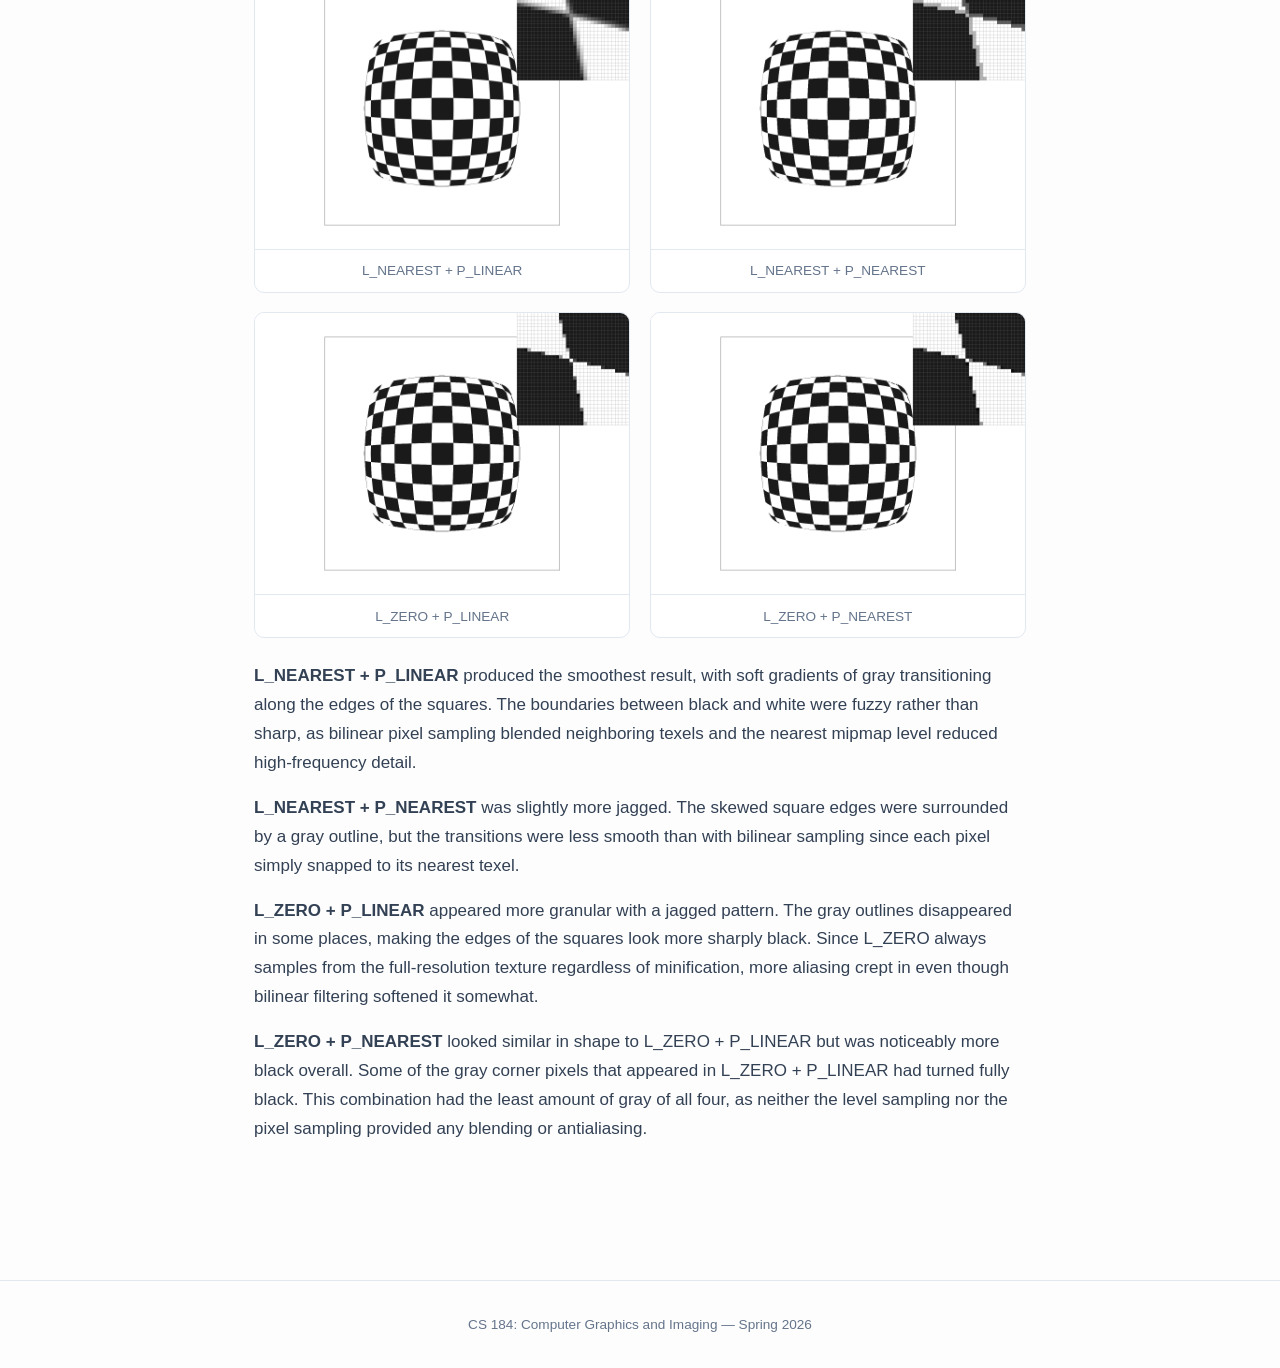
<file: hw1/index.html>
<!DOCTYPE html>
<html lang="en">
<head>
  <meta charset="UTF-8">
  <meta name="viewport" content="width=device-width, initial-scale=1.0">
  <title>CS 184 Homework 1 &mdash; Rasterizer</title>
  <style>
    :root {
      --bg: #fdfdfd;
      --fg: #1a1a1a;
      --accent: #2563eb;
      --muted: #64748b;
      --border: #e2e8f0;
      --card-bg: #ffffff;
      --code-bg: #f1f5f9;
    }

    * { margin: 0; padding: 0; box-sizing: border-box; }

    body {
      font-family: "Inter", -apple-system, BlinkMacSystemFont, "Segoe UI", Roboto, sans-serif;
      background: var(--bg);
      color: var(--fg);
      line-height: 1.7;
      font-size: 17px;
    }

    header {
      background: linear-gradient(135deg, #1e293b 0%, #0f172a 100%);
      color: #f1f5f9;
      padding: 3.5rem 1.5rem 3rem;
      text-align: center;
    }

    header h1 {
      font-size: 2.2rem;
      font-weight: 700;
      letter-spacing: -0.02em;
      margin-bottom: 0.4rem;
    }

    header p {
      color: #94a3b8;
      font-size: 1.05rem;
    }

    nav {
      position: sticky;
      top: 0;
      z-index: 100;
      background: rgba(255,255,255,0.92);
      backdrop-filter: blur(12px);
      border-bottom: 1px solid var(--border);
      padding: 0.7rem 1.5rem;
      display: flex;
      gap: 0.4rem;
      justify-content: center;
      flex-wrap: wrap;
    }

    nav a {
      color: var(--muted);
      text-decoration: none;
      font-size: 0.88rem;
      font-weight: 500;
      padding: 0.35rem 0.9rem;
      border-radius: 6px;
      transition: all 0.15s;
    }

    nav a:hover {
      color: var(--accent);
      background: #eff6ff;
    }

    main {
      max-width: 820px;
      margin: 0 auto;
      padding: 2.5rem 1.5rem 5rem;
    }

    section {
      margin-bottom: 3.5rem;
    }

    h2 {
      font-size: 1.55rem;
      font-weight: 700;
      margin-bottom: 1rem;
      padding-bottom: 0.45rem;
      border-bottom: 2px solid var(--accent);
      display: inline-block;
    }

    p {
      margin-bottom: 1rem;
      color: #334155;
    }

    .figures {
      display: grid;
      gap: 1.2rem;
      margin: 1.5rem 0;
    }

    .figures.two { grid-template-columns: 1fr 1fr; }
    .figures.three { grid-template-columns: 1fr 1fr 1fr; }
    .figures.four { grid-template-columns: 1fr 1fr; }

    @media (max-width: 700px) {
      .figures.two,
      .figures.three,
      .figures.four { grid-template-columns: 1fr; }
    }

    figure {
      background: var(--card-bg);
      border: 1px solid var(--border);
      border-radius: 10px;
      overflow: hidden;
      margin: 0;
    }

    figure img {
      width: 100%;
      display: block;
    }

    figcaption {
      padding: 0.6rem 0.85rem;
      font-size: 0.85rem;
      color: var(--muted);
      text-align: center;
      border-top: 1px solid var(--border);
    }

    .placeholder {
      aspect-ratio: 4/3;
      background: var(--code-bg);
      display: flex;
      align-items: center;
      justify-content: center;
      color: var(--muted);
      font-size: 0.9rem;
      font-style: italic;
    }

    code {
      background: var(--code-bg);
      padding: 0.15em 0.4em;
      border-radius: 4px;
      font-size: 0.92em;
      font-family: "SF Mono", "Fira Code", "Consolas", monospace;
    }

    footer {
      text-align: center;
      padding: 2rem 1rem;
      color: var(--muted);
      font-size: 0.85rem;
      border-top: 1px solid var(--border);
    }
  </style>
</head>
<body>

<header>
  <h1>CS 184: Homework 1 - Rasterizer</h1>
  <p>Sarvagya Somvanshi and Pranav Subbarayan</p>
  <p>https://som1shi.github.io/cs184/hw1/</p>
</header>

<nav>
  <a href="#overview">Overview</a>
  <a href="#task1">Task 1</a>
  <a href="#task2">Task 2</a>
  <a href="#task3">Task 3</a>
  <a href="#task4">Task 4</a>
  <a href="#task5">Task 5</a>
  <a href="#task6">Task 6</a>
</nav>

<main>

  <!-- ============ OVERVIEW ============ -->
  <section id="overview">
    <h2>Overview</h2>

    <p>
      In this assignment, we built a 2D rasterizer from scratch. Starting from triangle
      rasterization with a bounding box and edge function test, we worked up through supersampling
      for antialiasing, transform matrices for positioning objects, barycentric coordinates for
      color interpolation, and finally texture mapping with pixel and level sampling.
    </p>
    <p>
      The most interesting thing we learned was how each technique addresses aliasing at a different
      level. Supersampling attacks it at the geometry level, pixel sampling at the texel level, and
      level sampling at the resolution level. Seeing how they interact and complement each other
      made it clear why real renderers combine all three to produce images with minimal aliasing
      artifacts.
    </p>
  </section>

  <!-- ============ TASK 1 ============ -->
  <section id="task1">
    <h2>Task 1: Rasterizing Single-Color Triangles</h2>

    <p>
      To rasterize a triangle, we first compute a bounding box around it. We take the floor of each
      vertex's minimum x and y and the ceiling of the maximums, then clamp those to the screen
      edges. Then for each pixel inside that box, we test whether its center point at
      <code>(x + 0.5, y + 0.5)</code> is inside the triangle.
    </p>
    <p>
      For each edge of the triangle, we run an edge function that computes a cross product. We
      determine winding order by computing the triangle's signed area, then check that all three
      edge values match that sign. Zero values on a boundary pass either check, so edge pixels are
      always filled. Zero-area triangles are skipped entirely.
    </p>
    <p>
      Our algorithm is no worse than one that checks every sample within the bounding box because it
      checks exactly those samples and no others. That box is just the smallest rectangle that fits
      around the triangle, found by flooring the minimum and ceiling the maximum x and y values
      across the three vertices. So, in the worst case we're doing exactly the same work as a
      standard bounding box traversal.
    </p>
    <p>
      The pixel inspector here is centered on the tip of the red triangle in
      <code>test4.svg</code>, where the aliasing effect is most visible along two of its edges.
    </p>

    <div class="figures">
      <figure>
        <img src="images/task1.png" alt="Task 1 screenshot">
      </figure>
    </div>
  </section>

  <!-- ============ TASK 2 ============ -->
  <section id="task2">
    <h2>Task 2: Antialiasing by Supersampling</h2>

    <p>
      We used a grid-based supersampling algorithm and a flat array data structure. Specifically, we
      used a <code>std::vector&lt;Color&gt;</code> called <code>sample_buffer</code> sized at
      <code>width &times; height &times; sample_rate</code> to store all subsamples as floating
      point colors before anything gets written to the framebuffer. Within each pixel, the
      subsamples are arranged in a <code>spp_side &times; spp_side</code> grid where
      <code>spp_side = sqrt(sample_rate)</code>, and each subsample's position within the pixel is
      <code>(x + (i + 0.5) / spp_side, y + (j + 0.5) / spp_side)</code>.
    </p>
    <p>
      Supersampling is useful because it reduces aliasing&mdash;the jagged artifacts we observed in
      Task 1 when sampling only once per pixel. A single sample only tells us whether the pixel
      center is inside or outside the triangle, which gives a hard on/off result. By taking multiple
      samples per pixel and averaging them, we reduce aliasing and produce smoother edges because
      partial triangle coverage contributes proportionally to the final pixel color. In practice
      this means pixels near triangle edges get blended colors rather than hard on/off values, which
      is what produces the antialiasing effect shown below.
    </p>
    <p>
      We modified several components of the pipeline to support supersampling.
      <code>set_sample_rate</code> and <code>set_framebuffer_target</code> were updated to resize
      the sample buffer to <code>width &times; height &times; sample_rate</code> whenever the
      sample rate or window dimensions change. <code>fill_pixel</code> was updated to write the
      same color to all subsamples for a given pixel, so points and lines continue to render
      correctly without being supersampled. <code>rasterize_triangle</code> now writes directly
      into the sample buffer instead of the framebuffer. Finally,
      <code>resolve_to_framebuffer</code> was updated to average all subsamples for each pixel down
      to a single color, clamp the result to [0,&nbsp;1], and convert to 8-bit unsigned integers
      for display.
    </p>

    <div class="figures four">
      <figure>
        <img src="images/task1.png" alt="Sample rate 1">
        <figcaption>Sample rate 1</figcaption>
      </figure>
      <figure>
        <img src="images/task2.1.png" alt="Sample rate 4">
        <figcaption>Sample rate 4</figcaption>
      </figure>
      <figure>
        <img src="images/task2.2.png" alt="Sample rate 16">
        <figcaption>Sample rate 16</figcaption>
      </figure>
    </div>

    <p>
      At sample rate 1, the triangle tips show obvious staircase aliasing since each pixel is either
      fully inside or outside the triangle. At rate 4 the edges soften noticeably, and at rate 16
      they are much smoother. Higher sample rates produce a more accurate estimate of partial
      triangle coverage per pixel, which is most visible at thin corners where coverage changes
      rapidly.
    </p>
  </section>

  <!-- ============ TASK 3 ============ -->
  <section id="task3">
    <h2>Task 3: Transforms</h2>

    <p>
      The three 2D transforms are implemented as 3&times;3 matrices in homogeneous coordinates. For
      translation, an identity matrix is used as the base and the x and y offsets are placed in the
      last column. For scaling, the two scale factors are placed on the diagonal with the rest of
      the matrix set to match identity. For rotation, the input angle is first converted from
      degrees to radians, then the cosine and sine are computed and arranged into the standard
      counter-clockwise 2D rotation matrix, with the negative sine in the upper right of the
      2&times;2 block and positive sine in the lower left.
    </p>
    <p>
      For the robot, we wanted to make Cubeman look like he's waving with his left arm raised up
      toward his head, while his right arm rests down by his side. We achieved this by adding a
      <code>rotate(-70)</code> transform to the left arm group and right arm group, rotating them
      around their attachment points. Next, we scaled the head up from
      <code>(0.5, 0.5)</code> to <code>(0.55, 0.55)</code> to improve its proportion relative to
      the torso. Finally, we changed every polygon's fill from <code>#EF161F</code> to
      <code>#808080</code> to give Cubeman a sleek metallic look.
    </p>

    <div class="figures">
      <figure>
        <img src="images/task3.png" alt="Cubeman waving">
        <figcaption>Cubeman waving with a metallic look.</figcaption>
      </figure>
    </div>
  </section>

  <!-- ============ TASK 4 ============ -->
  <section id="task4">
    <h2>Task 4: Barycentric Coordinates</h2>

    <p>
      Barycentric coordinates express any point inside a triangle as a weighted sum of its three
      vertices, where the weights (&alpha;, &beta;, &gamma;) are non-negative and sum to 1. The
      figure below shows this concretely: the top vertex is pure red (&alpha;=1, &beta;=0,
      &gamma;=0), the bottom-left is pure green, and the bottom-right is pure blue. A point halfway
      between the red and green vertices gets &alpha;=0.5, &beta;=0.5, &gamma;=0, producing yellow.
      The center of the triangle has &alpha;=&beta;=&gamma;=1/3, giving equal contributions from all
      three vertices and producing the brown seen in the middle.
    </p>

    <div class="figures two">
      <figure>
        <img src="images/task4.1.png" alt="Barycentric color triangle">
      </figure>
      <figure>
        <img src="images/task4.2.png" alt="Color wheel">
      </figure>
    </div>

    <P>
      To illustrate barycentric coordinates, we created a custom SVG file with a single triangle assigning red,
       green, and blue to the three vertices. We also rendered test7.svg with default viewing parameters and sample rate 1,
        which shows a color wheel constructed entirely from barycentric color-interpolated triangles.

    </P>
  </section>

  <!-- ============ TASK 5 ============ -->
  <section id="task5">
    <h2>Task 5: "Pixel Sampling" for Texture Mapping</h2>

    <p>
      Pixel sampling is the process of determining what color to assign to a screen pixel by looking
      up a value from a texture image. Since texture coordinates are continuous but the texture
      itself is a discrete grid of texels, we need a way to map a floating point UV coordinate to an
      actual color.
    </p>
    <p>
      In <code>rasterize_textured_triangle</code>, we compute barycentric coordinates for each
      sample point and use them to interpolate the UV coordinates across the triangle surface. That
      interpolated UV is then passed to either <code>sample_nearest</code> or
      <code>sample_bilinear</code> depending on the current <code>psm</code> setting.
    </p>
    <p>
      <strong>Nearest neighbor sampling</strong> snaps the UV coordinate to the closest texel by
      rounding, returning that single texel's color. It's fast but can look blocky when the texture
      is magnified since there's no blending between texels.
    </p>
    <p>
      <strong>Bilinear sampling</strong> instead takes the four texels surrounding the UV coordinate
      and blends between them using linear interpolation in both x and y. This produces smoother
      results at the cost of a few extra texture lookups.
    </p>
    <p>
      The difference between nearest and bilinear is most pronounced in three situations: when the
      texture is magnified and a single texel maps to many screen pixels, along sharp color
      boundaries where hard texel snapping creates visible blocks, and along diagonal edges where
      nearest produces staircase artifacts. Bilinear mitigates all three by interpolating across the
      four nearest texels.
    </p>

    <div class="figures four">
      <figure>
        <img src="images/task5.1.png" alt="Nearest, sample rate 1">
        <figcaption>Nearest sampling, sample rate 1</figcaption>
      </figure>
      <figure>
        <img src="images/task5.3.png" alt="Bilinear, sample rate 1">
        <figcaption>Bilinear sampling, sample rate 1</figcaption>
      </figure>
      <figure>
        <img src="images/task5.2.png" alt="Nearest, sample rate 16">
        <figcaption>Nearest sampling, sample rate 16</figcaption>
      </figure>
      <figure>
        <img src="images/task5.4.png" alt="Bilinear, sample rate 16">
        <figcaption>Bilinear sampling, sample rate 16</figcaption>
      </figure>
    </div>

    <p>
      At sample rate 1, nearest sampling appears more jagged around the eye than bilinear because
      nearest simply snaps to the closest texel with no blending. Bilinear interpolates across the
      four surrounding texels, which softens those transitions. At sample rate 16, the two look more
      similar since supersampling already smooths out much of the aliasing, though bilinear still
      produces slightly more uniform color transitions around the eye glaze.
    </p>
  </section>

  <!-- ============ TASK 6 ============ -->
  <section id="task6">
    <h2>Task 6: "Level Sampling" with Mipmaps for Texture Mapping</h2>

    <p>
      Level sampling is about choosing which mip level to read from based on how compressed the
      texture appears on screen. When a surface is far away or angled, many texels collapse into a
      single pixel and reading from the full resolution texture produces aliasing. Mipmaps solve
      this by precomputing half-resolution copies of the texture, and level sampling picks the right
      one.
    </p>
    <p>
      Here is how we implemented this: in <code>rasterize_textured_triangle</code>, we compute
      barycentric UV coordinates for the current sample point and two neighbors offset by one pixel
      in x and y, passing them to <code>Texture::get_level</code>. The differences between these
      tell us how fast UV is changing across the screen. After scaling by the texture dimensions to
      get the rate of change in texel space, we take log<sub>2</sub> of the larger magnitude. A
      bigger footprint means more texels per pixel, so we step down to a coarser mip level.
    </p>
    <p>
      In <code>Texture::sample</code>, <code>L_ZERO</code> always reads from level 0 regardless of
      the computed level. <code>L_NEAREST</code> rounds the level to the nearest integer and samples
      there. <code>L_LINEAR</code> samples from the two bracketing integer levels and blends between
      them weighted by the fractional part&mdash;this becomes trilinear filtering when paired with
      bilinear pixel sampling.
    </p>

    <h3 style="margin-top:1.5rem; margin-bottom:0.8rem; font-size:1.15rem;">Tradeoffs Between Sampling Techniques</h3>

    <p>
      <strong>Pixel sampling:</strong> The simplest approach and requires no extra memory. Nearest
      is faster but can look blocky, while bilinear smooths things out by blending between nearby
      texels. Neither one accounts for how zoomed in or out the texture is though.
    </p>
    <p>
      <strong>Level sampling:</strong> Requires storing extra copies of the texture at lower
      resolutions, but the payoff is that when a texture is minified we're reading from an
      appropriately sized version instead of the full image. This reduces aliasing that pixel
      sampling alone cannot fix.
    </p>
    <p>
      <strong>Supersampling:</strong> The most effective but also the most costly, as memory and
      render time both go up with the sample rate. The advantage over the other two is that it
      handles geometry edge aliasing too, not just texture aliasing.
    </p>

    <h3 style="margin-top:1.5rem; margin-bottom:0.8rem; font-size:1.15rem;">Sampling Method Comparisons</h3>

    <p>
      We chose a checkerboard PNG because the sharp contrast between black and white squares makes
      aliasing artifacts easy to spot. We focused on a corner where two skewed squares meet, since
      the perspective distortion compresses many texels into a small screen region and makes
      differences between sampling methods visible.
    </p>

    <div class="figures four">
      <figure>
        <img src="images/task6_lnearest_plinear.png" alt="L_NEAREST + P_LINEAR">
        <figcaption>L_NEAREST + P_LINEAR</figcaption>
      </figure>
      <figure>
        <img src="images/task6_lnearest_pnearest.png" alt="L_NEAREST + P_NEAREST">
        <figcaption>L_NEAREST + P_NEAREST</figcaption>
      </figure>
      <figure>
        <img src="images/task6_lzero_plinear.png" alt="L_ZERO + P_LINEAR">
        <figcaption>L_ZERO + P_LINEAR</figcaption>
      </figure>
      <figure>
        <img src="images/task6_lzero_pnearest.png" alt="L_ZERO + P_NEAREST">
        <figcaption>L_ZERO + P_NEAREST</figcaption>
      </figure>
    </div>

    <p>
      <strong>L_NEAREST + P_LINEAR</strong> produced the smoothest result, with soft gradients of
      gray transitioning along the edges of the squares. The boundaries between black and white were
      fuzzy rather than sharp, as bilinear pixel sampling blended neighboring texels and the nearest
      mipmap level reduced high-frequency detail.
    </p>
    <p>
      <strong>L_NEAREST + P_NEAREST</strong> was slightly more jagged. The skewed square edges were
      surrounded by a gray outline, but the transitions were less smooth than with bilinear sampling
      since each pixel simply snapped to its nearest texel.
    </p>
    <p>
      <strong>L_ZERO + P_LINEAR</strong> appeared more granular with a jagged pattern. The gray
      outlines disappeared in some places, making the edges of the squares look more sharply black.
      Since L_ZERO always samples from the full-resolution texture regardless of minification, more
      aliasing crept in even though bilinear filtering softened it somewhat.
    </p>
    <p>
      <strong>L_ZERO + P_NEAREST</strong> looked similar in shape to L_ZERO + P_LINEAR but was
      noticeably more black overall. Some of the gray corner pixels that appeared in L_ZERO +
      P_LINEAR had turned fully black. This combination had the least amount of gray of all four, as
      neither the level sampling nor the pixel sampling provided any blending or antialiasing.
    </p>
  </section>

</main>

<footer>
  CS 184: Computer Graphics and Imaging &mdash; Spring 2026
</footer>

</body>
</html>
</file>
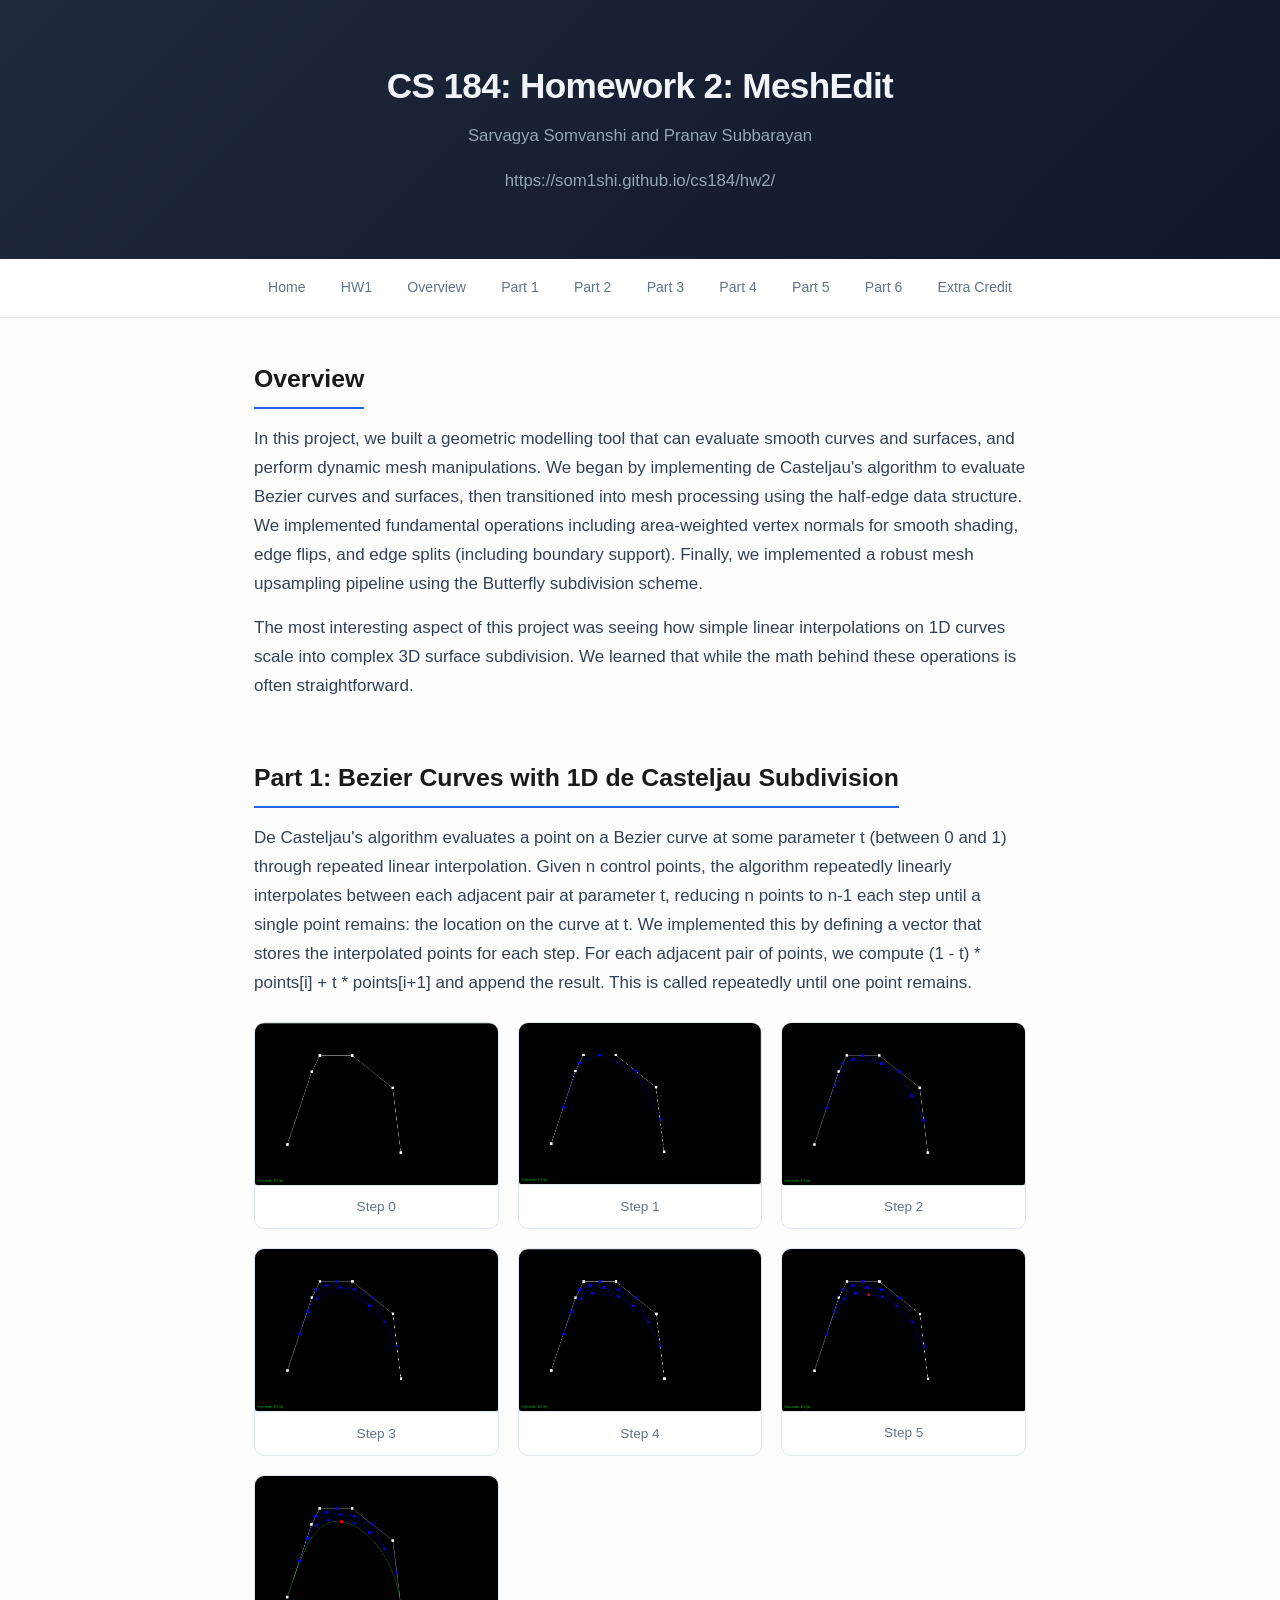
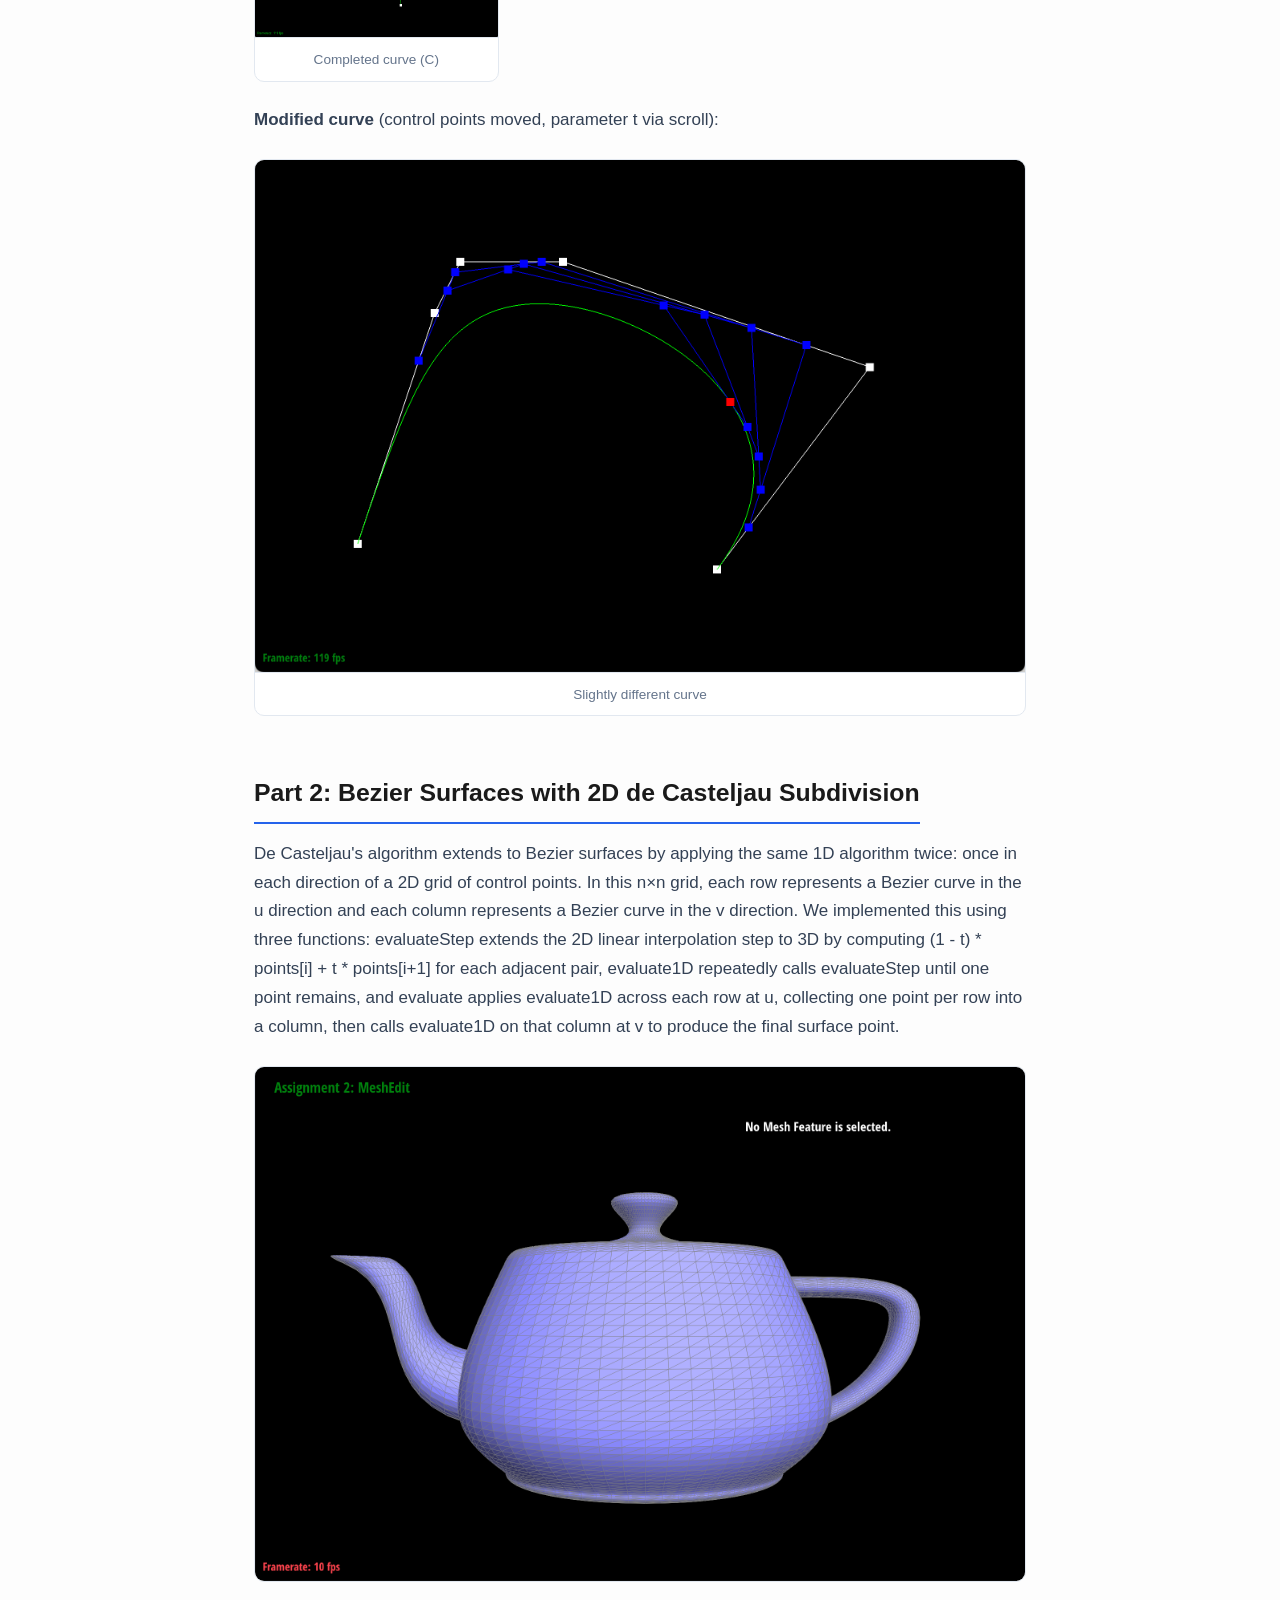
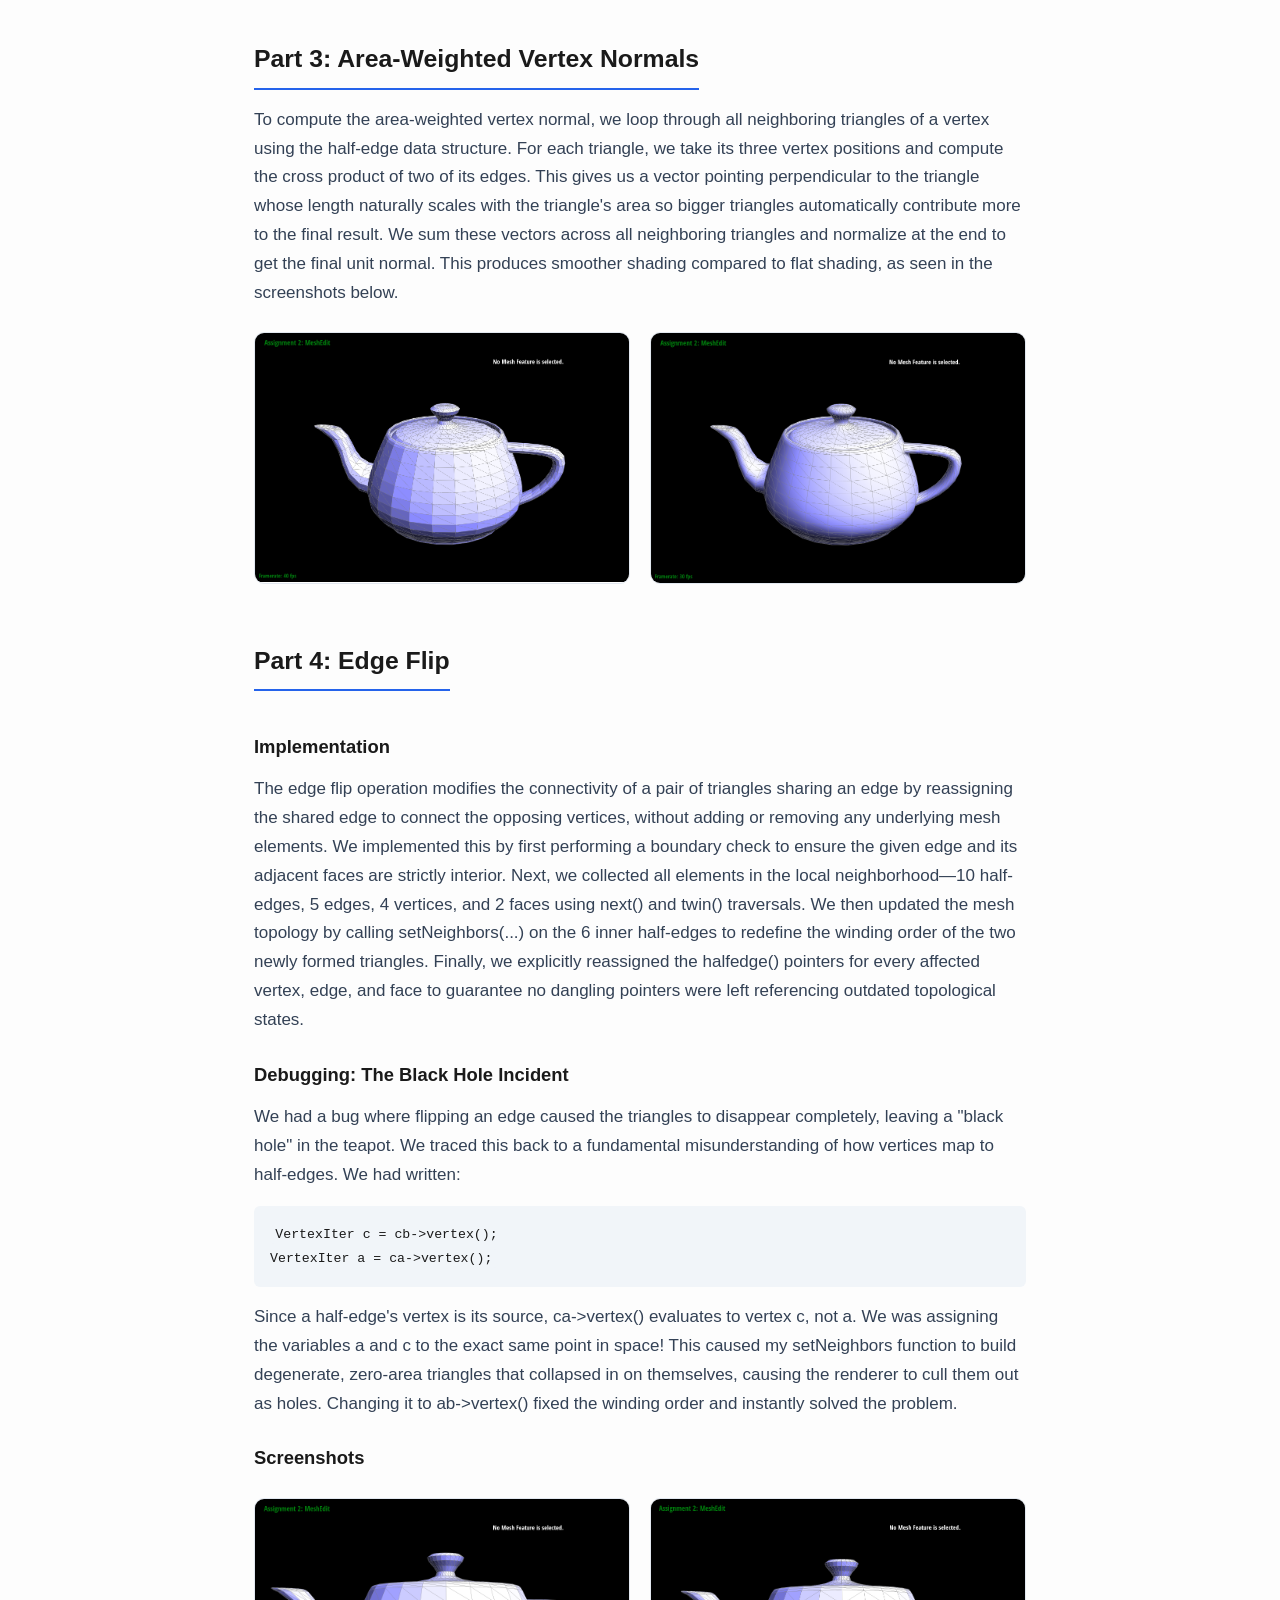
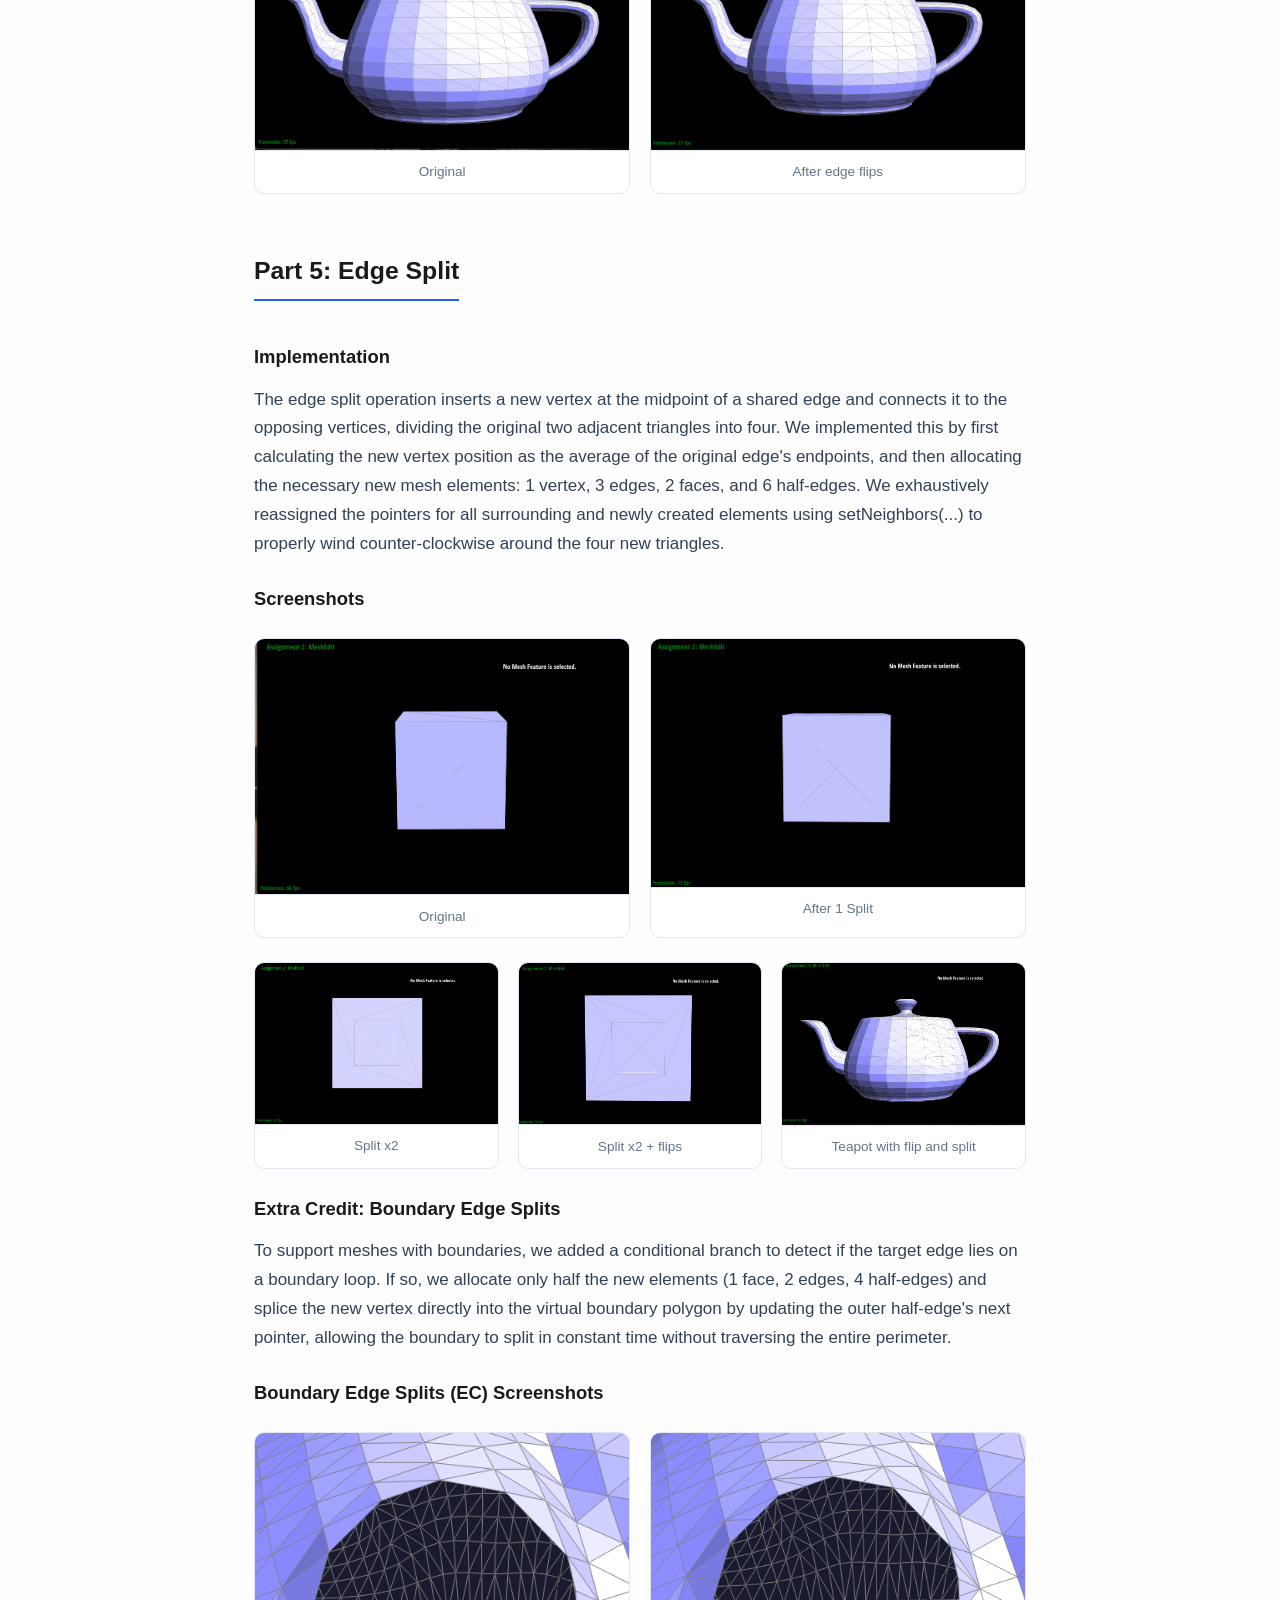
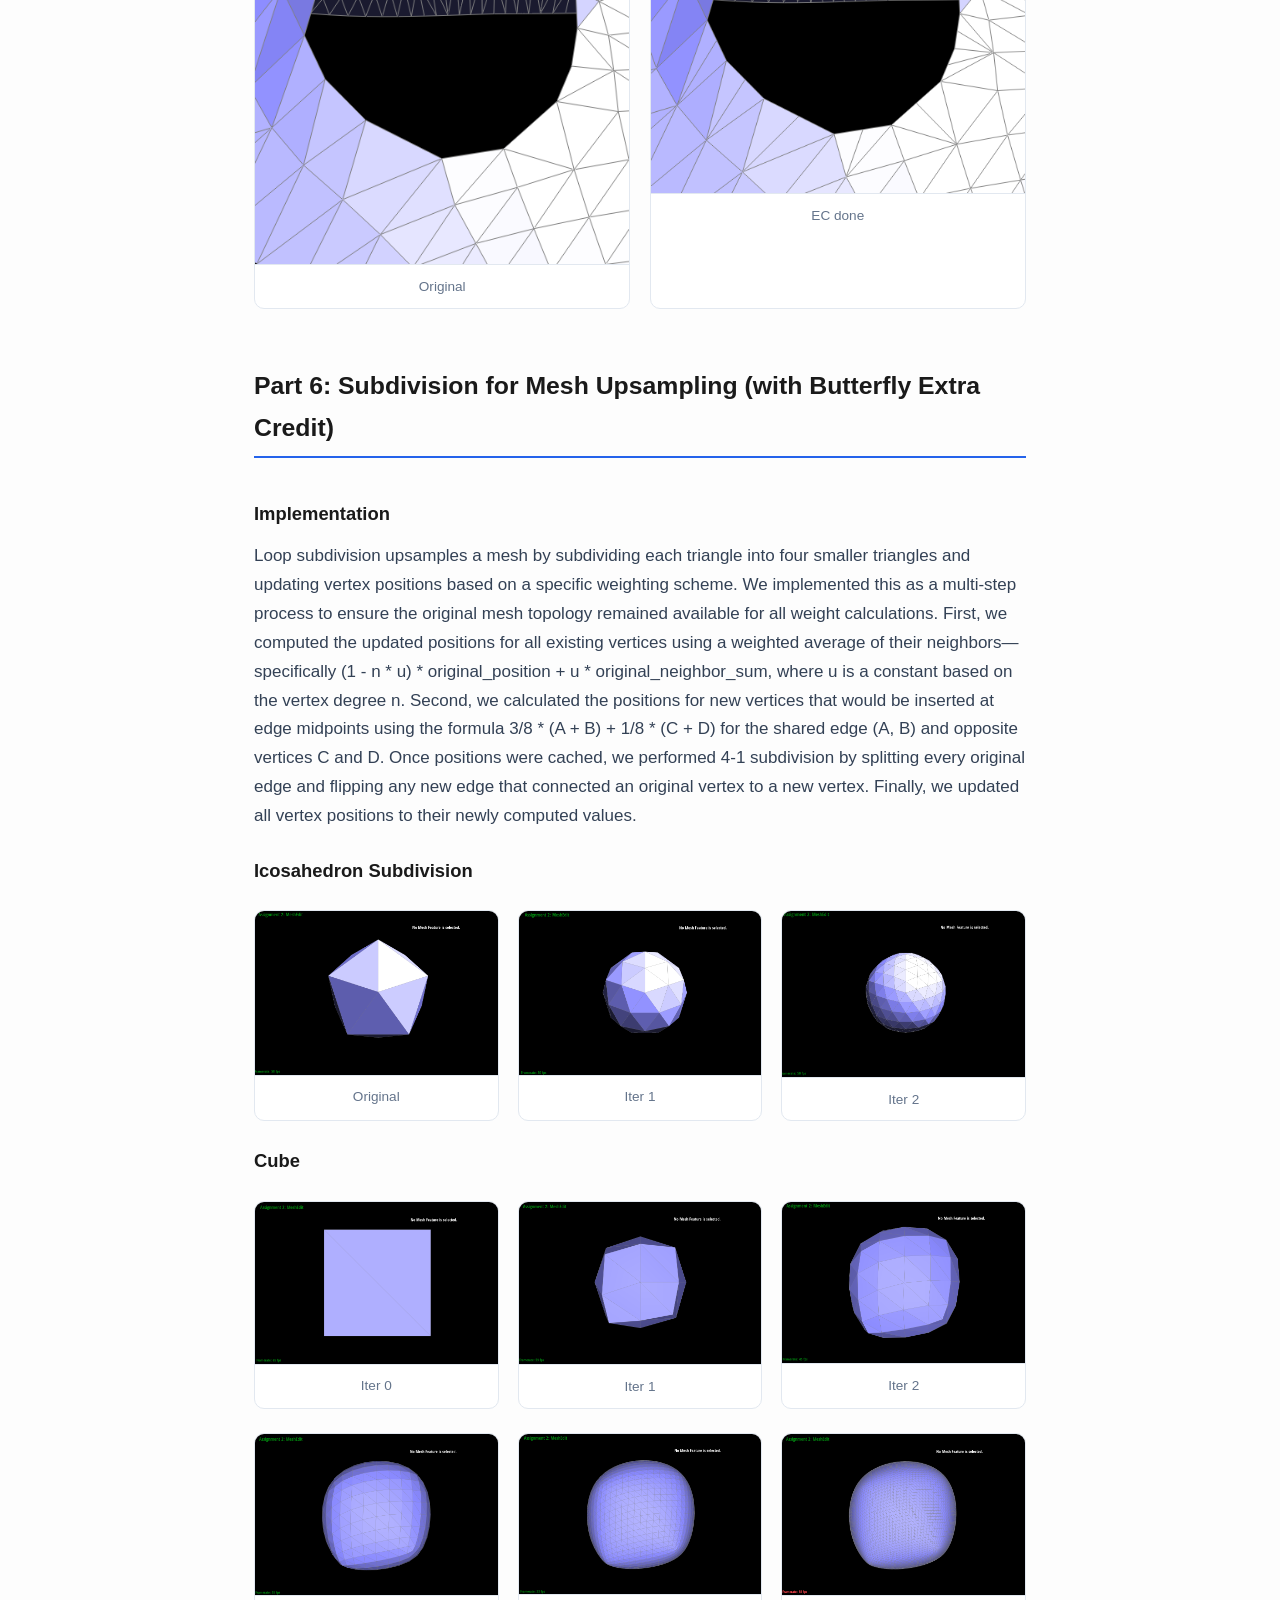
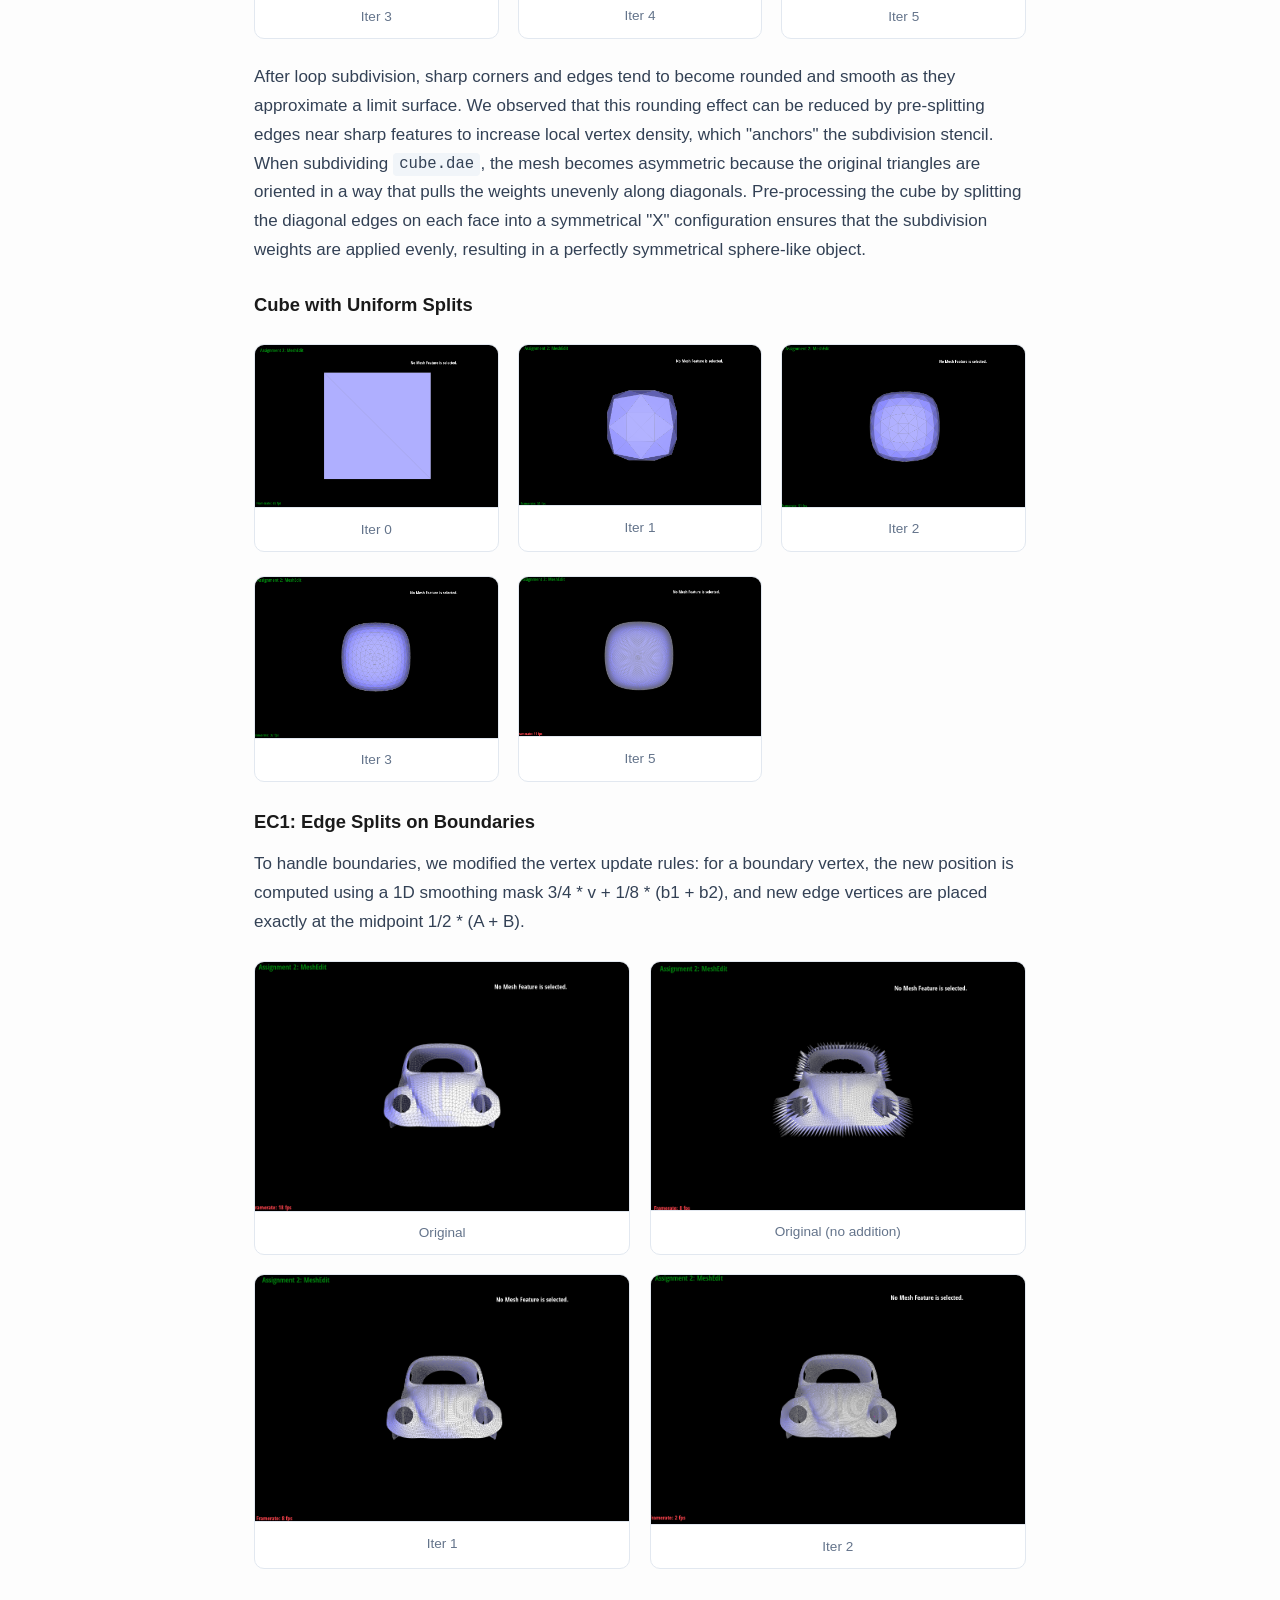
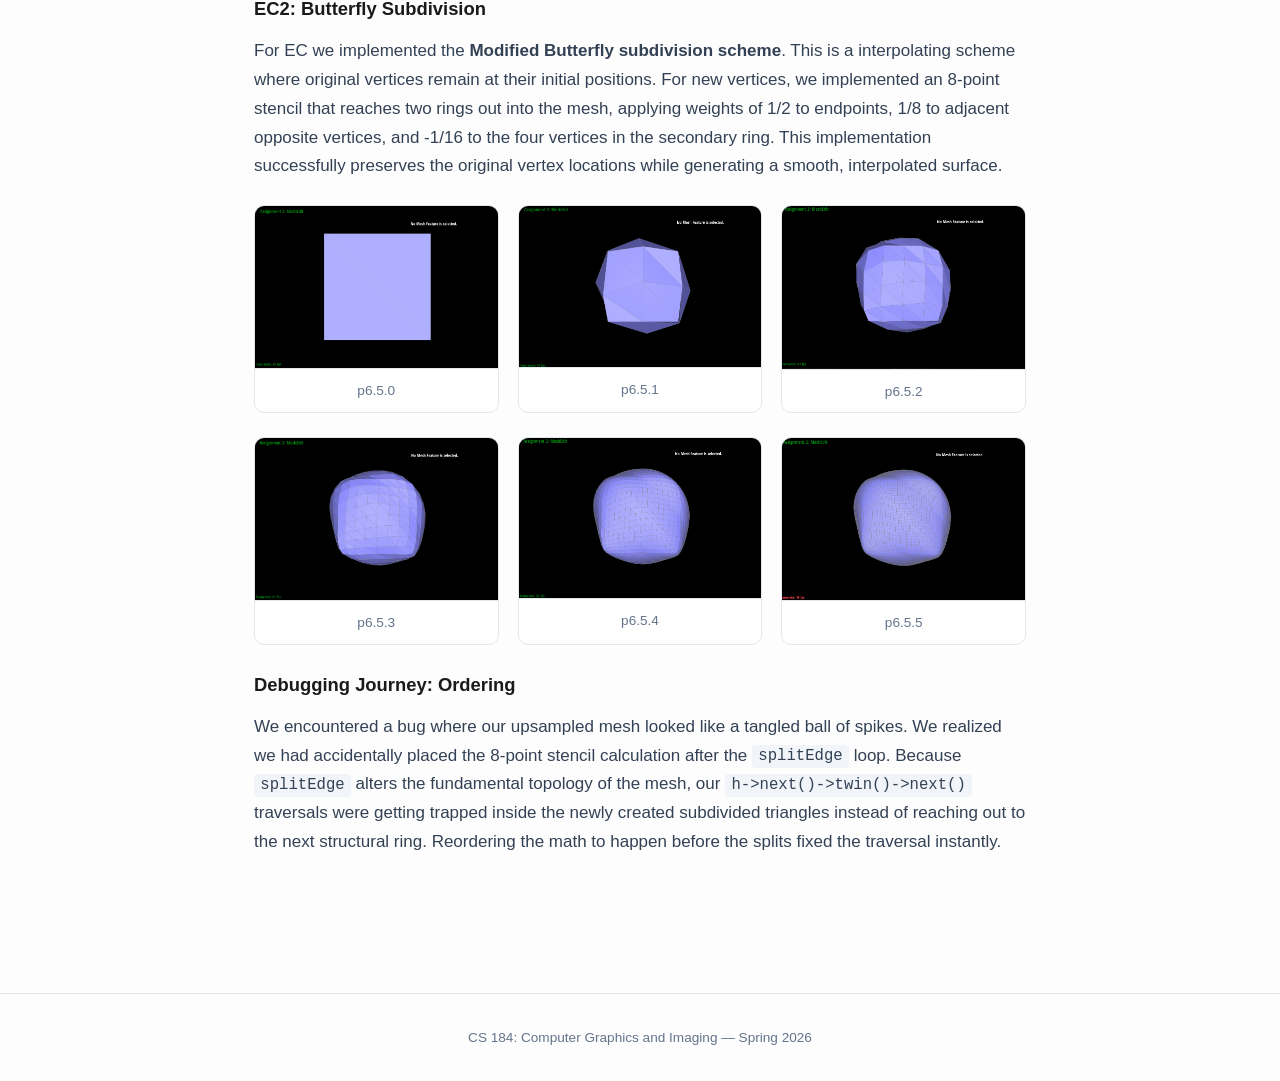
<file: hw2/index.html>
<!DOCTYPE html>
<html lang="en">
<head>
  <meta charset="UTF-8">
  <meta name="viewport" content="width=device-width, initial-scale=1.0">
  <title>CS 184 Homework 2 &mdash; MeshEdit</title>
  <style>
    :root {
      --bg: #fdfdfd;
      --fg: #1a1a1a;
      --accent: #2563eb;
      --muted: #64748b;
      --border: #e2e8f0;
      --card-bg: #ffffff;
      --code-bg: #f1f5f9;
    }

    * { margin: 0; padding: 0; box-sizing: border-box; }

    body {
      font-family: "Inter", -apple-system, BlinkMacSystemFont, "Segoe UI", Roboto, sans-serif;
      background: var(--bg);
      color: var(--fg);
      line-height: 1.7;
      font-size: 17px;
    }

    header {
      background: linear-gradient(135deg, #1e293b 0%, #0f172a 100%);
      color: #f1f5f9;
      padding: 3.5rem 1.5rem 3rem;
      text-align: center;
    }

    header h1 {
      font-size: 2.2rem;
      font-weight: 700;
      letter-spacing: -0.02em;
      margin-bottom: 0.4rem;
    }

    header p {
      color: #94a3b8;
      font-size: 1.05rem;
    }

    nav {
      position: sticky;
      top: 0;
      z-index: 100;
      background: rgba(255,255,255,0.92);
      backdrop-filter: blur(12px);
      border-bottom: 1px solid var(--border);
      padding: 0.7rem 1.5rem;
      display: flex;
      gap: 0.4rem;
      justify-content: center;
      flex-wrap: wrap;
    }

    nav a {
      color: var(--muted);
      text-decoration: none;
      font-size: 0.88rem;
      font-weight: 500;
      padding: 0.35rem 0.9rem;
      border-radius: 6px;
      transition: all 0.15s;
    }

    nav a:hover {
      color: var(--accent);
      background: #eff6ff;
    }

    main {
      max-width: 820px;
      margin: 0 auto;
      padding: 2.5rem 1.5rem 5rem;
    }

    section {
      margin-bottom: 3.5rem;
    }

    h2 {
      font-size: 1.55rem;
      font-weight: 700;
      margin-bottom: 1rem;
      padding-bottom: 0.45rem;
      border-bottom: 2px solid var(--accent);
      display: inline-block;
    }

    p {
      margin-bottom: 1rem;
      color: #334155;
    }

    .figures {
      display: grid;
      gap: 1.2rem;
      margin: 1.5rem 0;
    }

    .figures.two { grid-template-columns: 1fr 1fr; }
    .figures.three { grid-template-columns: 1fr 1fr 1fr; }
    .figures.four { grid-template-columns: 1fr 1fr; }

    @media (max-width: 700px) {
      .figures.two,
      .figures.three,
      .figures.four { grid-template-columns: 1fr; }
    }

    figure {
      background: var(--card-bg);
      border: 1px solid var(--border);
      border-radius: 10px;
      overflow: hidden;
      margin: 0;
    }

    figure img {
      width: 100%;
      display: block;
    }

    figcaption {
      padding: 0.6rem 0.85rem;
      font-size: 0.85rem;
      color: var(--muted);
      text-align: center;
      border-top: 1px solid var(--border);
    }

    .placeholder {
      aspect-ratio: 4/3;
      background: var(--code-bg);
      display: flex;
      align-items: center;
      justify-content: center;
      color: var(--muted);
      font-size: 0.9rem;
      font-style: italic;
    }

    code {
      background: var(--code-bg);
      padding: 0.15em 0.4em;
      border-radius: 4px;
      font-size: 0.92em;
      font-family: "SF Mono", "Fira Code", "Consolas", monospace;
    }

    footer {
      text-align: center;
      padding: 2rem 1rem;
      color: var(--muted);
      font-size: 0.85rem;
      border-top: 1px solid var(--border);
    }
  </style>
</head>
<body>

<header>
  <h1>CS 184: Homework 2: MeshEdit</h1>
  <p>Sarvagya Somvanshi and Pranav Subbarayan</p>
  <p>https://som1shi.github.io/cs184/hw2/</p>
</header>

<nav>
  <a href="../">Home</a>
  <a href="../hw1/">HW1</a>
  <a href="#overview">Overview</a>
  <a href="#part1">Part 1</a>
  <a href="#part2">Part 2</a>
  <a href="#part3">Part 3</a>
  <a href="#part4">Part 4</a>
  <a href="#part5">Part 5</a>
  <a href="#part6">Part 6</a>
  <a href="#extra">Extra Credit</a>
</nav>

<main>

  <!-- ============ OVERVIEW ============ -->
  <section id="overview">
    <h2>Overview</h2>

    <p>
      In this project, we built a geometric modelling tool that can evaluate smooth curves and surfaces, and perform dynamic mesh manipulations. We began by implementing de Casteljau's algorithm to evaluate Bezier curves and surfaces, then transitioned into mesh processing using the half-edge data structure. We implemented fundamental operations including area-weighted vertex normals for smooth shading, edge flips, and edge splits (including boundary support). Finally, we implemented a robust mesh upsampling pipeline using the Butterfly subdivision scheme.
    
    </p>
    <p>
      The most interesting aspect of this project was seeing how simple linear interpolations on 1D curves scale into complex 3D surface subdivision. We learned that while the math behind these operations is often straightforward.
    </p>
  </section>

  <!-- ============ PART 1: BEZIER CURVES ============ -->
  <section id="part1">
    <h2>Part 1: Bezier Curves with 1D de Casteljau Subdivision</h2>

    <p>
      De Casteljau's algorithm evaluates a point on a Bezier curve at some parameter t (between 0 and 1) through repeated linear interpolation. Given n control points, the algorithm repeatedly linearly interpolates between each adjacent pair at parameter t, reducing n points to n-1 each step until a single point remains: the location on the curve at t. We implemented this by defining a vector that stores the interpolated points for each step. For each adjacent pair of points, we compute (1 - t) * points[i] + t * points[i+1] and append the result. This is called repeatedly until one point remains.
    </p>

    <div class="figures three">
      <figure>
        <img src="images/p1.0.png" alt="Part 1 evaluation step 0">
        <figcaption>Step 0</figcaption>
      </figure>
      <figure>
        <img src="images/p1.1.png" alt="Part 1 evaluation step 1">
        <figcaption>Step 1</figcaption>
      </figure>
      <figure>
        <img src="images/p1.2.png" alt="Part 1 evaluation step 2">
        <figcaption>Step 2</figcaption>
      </figure>
      <figure>
        <img src="images/p1.3.png" alt="Part 1 evaluation step 3">
        <figcaption>Step 3</figcaption>
      </figure>
      <figure>
        <img src="images/p1.4.png" alt="Part 1 evaluation step 4">
        <figcaption>Step 4</figcaption>
      </figure>
      <figure>
        <img src="images/p1.5.png" alt="Part 1 evaluation step 5">
        <figcaption>Step 5</figcaption>
      </figure>
      <figure>
        <img src="images/p1_curve.png" alt="Part 1 completed Bezier curve">
        <figcaption>Completed curve (C)</figcaption>
      </figure>
    </div>

    <p><strong>Modified curve</strong> (control points moved, parameter t via scroll):</p>
    <div class="figures">
      <figure>
        <img src="images/part1_modified.png" alt="Part 1 modified Bezier curve">
        <figcaption>Slightly different curve</figcaption>
      </figure>
    </div>
  </section>

  <!-- ============ PART 2: BEZIER SURFACES ============ -->
  <section id="part2">
    <h2>Part 2: Bezier Surfaces with 2D de Casteljau Subdivision</h2>

    <p>
      De Casteljau's algorithm extends to Bezier surfaces by applying the same 1D algorithm twice: once in each direction of a 2D grid of control points. In this n×n grid, each row represents a Bezier curve in the u direction and each column represents a Bezier curve in the v direction. We implemented this using three functions: evaluateStep extends the 2D linear interpolation step to 3D by computing (1 - t) * points[i] + t * points[i+1] for each adjacent pair, evaluate1D repeatedly calls evaluateStep until one point remains, and evaluate applies evaluate1D across each row at u, collecting one point per row into a column, then calls evaluate1D on that column at v to produce the final surface point.
    </p>

    <div class="figures">
      <figure>
        <img src="images/part2_teapot.png" alt="Part 2 screenshot">
      </figure>
    </div>
  </section>

  <!-- ============ PART 3: AREA-WEIGHTED VERTEX NORMALS ============ -->
  <section id="part3">
    <h2>Part 3: Area-Weighted Vertex Normals</h2>

    <p>
      To compute the area-weighted vertex normal, we loop through all neighboring triangles of a vertex using the half-edge data structure. For each triangle, we take its three vertex positions and compute the cross product of two of its edges. This gives us a vector pointing perpendicular to the triangle whose length naturally scales with the triangle's area so bigger triangles automatically contribute more to the final result. We sum these vectors across all neighboring triangles and normalize at the end to get the final unit normal. This produces smoother shading compared to flat shading, as seen in the screenshots below.
    </p>

    <div class="figures two">
      <figure>
        <img src="images/part3_flat.png" alt="Part 3 screenshot">
      </figure>
      <figure>
        <img src="images/part3_smooth.png" alt="Part 3 screenshot">
      </figure>
    </div>
  
  </section>

  <!-- ============ PART 4: EDGE FLIP ============ -->
  <section id="part4">
    <h2>Part 4: Edge Flip</h2>

    <h3 style="margin-top:1.5rem; margin-bottom:0.8rem; font-size:1.15rem;">Implementation</h3>

    <p>
      The edge flip operation modifies the connectivity of a pair of triangles sharing an edge by reassigning the shared edge to connect the opposing vertices, without adding or removing any underlying mesh elements. 
      
      We implemented this by first performing a boundary check to ensure the given edge and its adjacent faces are strictly interior. 
      
      Next, we collected all elements in the local neighborhood—10 half-edges, 5 edges, 4 vertices, and 2 faces using next() and twin() traversals. We then updated the mesh topology by calling setNeighbors(...) on the 6 inner half-edges to redefine the winding order of the two newly formed triangles. Finally, we explicitly reassigned the halfedge() pointers for every affected vertex, edge, and face to guarantee no dangling pointers were left referencing outdated topological states.
    </p>

    <h3 style="margin-top:1.5rem; margin-bottom:0.8rem; font-size:1.15rem;">Debugging: The Black Hole Incident</h3>

    <p>
      We had a bug where flipping an edge caused the triangles to disappear completely, leaving a "black hole" in the teapot. We traced this back to a fundamental misunderstanding of how vertices map to half-edges. We had written:
    </p>
    <pre style="background:var(--code-bg); padding:1rem; border-radius:6px; overflow-x:auto; margin:1rem 0; font-size:0.9rem;"><code>VertexIter c = cb->vertex();
VertexIter a = ca->vertex();</code></pre>
    <p>
      Since a half-edge's vertex is its source, ca->vertex() evaluates to vertex c, not a. We was assigning the variables a and c to the exact same point in space! This caused my setNeighbors function to build degenerate, zero-area triangles that collapsed in on themselves, causing the renderer to cull them out as holes. Changing it to ab->vertex() fixed the winding order and instantly solved the problem.
    </p>

    <h3 style="margin-top:1.5rem; margin-bottom:0.8rem; font-size:1.15rem;">Screenshots</h3>

    <div class="figures two">
      <figure>
        <img src="images/p4.0.png" alt="Teapot before edge flips">
        <figcaption>Original</figcaption>
      </figure>
      <figure>
        <img src="images/p4.1.png" alt="Teapot after some edge flips">
        <figcaption>After edge flips</figcaption>
      </figure>
    </div>
  </section>

  <!-- ============ PART 5: EDGE SPLIT ============ -->
  <section id="part5">
    <h2>Part 5: Edge Split</h2>

    <h3 style="margin-top:1.5rem; margin-bottom:0.8rem; font-size:1.15rem;">Implementation</h3>

    <p>
      The edge split operation inserts a new vertex at the midpoint of a shared edge and connects it to the opposing vertices, dividing the original two adjacent triangles into four. We implemented this by first calculating the new vertex position as the average of the original edge's endpoints, and then allocating the necessary new mesh elements: 1 vertex, 3 edges, 2 faces, and 6 half-edges. We exhaustively reassigned the pointers for all surrounding and newly created elements using setNeighbors(...) to properly wind counter-clockwise around the four new triangles.  
    </p>

    <h3 style="margin-top:1.5rem; margin-bottom:0.8rem; font-size:1.15rem;">Screenshots</h3>

    <div class="figures two">
      <figure>
        <img src="images/p5.1.0.png" alt="Mesh before edge splits">
        <figcaption>Original</figcaption>
      </figure>
      <figure>
        <img src="images/p5.1.1.png" alt="Mesh after some edge splits">
        <figcaption>After 1 Split</figcaption>
      </figure>
    </div>

    <div class="figures three">
      <figure>
        <img src="images/p5.1.2.png" alt="Mesh after split x2">
        <figcaption>Split x2</figcaption>
      </figure>
      <figure>
        <img src="images/p5.1.3.png" alt="Mesh after split x2 and flips">
        <figcaption>Split x2 + flips</figcaption>
      </figure>
      <figure>
        <img src="images/p5.2.png" alt="Teapot with flip and split">
        <figcaption>Teapot with flip and split</figcaption>
      </figure>
    </div>


    <h3 style="margin-top:1.5rem; margin-bottom:0.8rem; font-size:1.15rem;">Extra Credit: Boundary Edge Splits</h3>

    <p>
      To support meshes with boundaries, we added a conditional branch to detect if the target edge lies on a boundary loop. If so, we allocate only half the new elements (1 face, 2 edges, 4 half-edges) and splice the new vertex directly into the virtual boundary polygon by updating the outer half-edge's next pointer, allowing the boundary to split in constant time without traversing the entire perimeter.
    </p>



    <h3 style="margin-top:1.5rem; margin-bottom:0.8rem; font-size:1.15rem;">Boundary Edge Splits (EC) Screenshots</h3>

    <div class="figures two">
      <figure>
        <img src="images/p5.3.0.png" alt="Boundary edge split: original">
        <figcaption>Original</figcaption>
      </figure>
      <figure>
        <img src="images/p5.3.1.png" alt="Boundary edge split: done">
        <figcaption>EC done</figcaption>
      </figure>
    </div>
  </section>

  <!-- ============ PART 6: LOOP SUBDIVISION ============ -->
  <section id="part6">
    <h2>Part 6: Subdivision for Mesh Upsampling (with Butterfly Extra Credit)</h2>

    <h3 style="margin-top:1.5rem; margin-bottom:0.8rem; font-size:1.15rem;">Implementation</h3>

    <p>
      Loop subdivision upsamples a mesh by subdividing each triangle into four smaller triangles and updating vertex positions based on a specific weighting scheme. We implemented this as a multi-step process to ensure the original mesh topology remained available for all weight calculations. First, we computed the updated positions for all existing vertices using a weighted average of their neighbors—specifically (1 - n * u) * original_position + u * original_neighbor_sum, where u is a constant based on the vertex degree n. Second, we calculated the positions for new vertices that would be inserted at edge midpoints using the formula 3/8 * (A + B) + 1/8 * (C + D) for the shared edge (A, B) and opposite vertices C and D. Once positions were cached, we performed 4-1 subdivision by splitting every original edge and flipping any new edge that connected an original vertex to a new vertex. Finally, we updated all vertex positions to their newly computed values.
    </p>


    <h3 style="margin-top:1.5rem; margin-bottom:0.8rem; font-size:1.15rem;">Icosahedron Subdivision</h3>

    <div class="figures three">
      <figure>
        <img src="images/p6.1.0.png" alt="Icosahedron original">
        <figcaption>Original</figcaption>
      </figure>
      <figure>
        <img src="images/p6.1.1.png" alt="Icosahedron iter 1">
        <figcaption>Iter 1</figcaption>
      </figure>
      <figure>
        <img src="images/p6.1.2.png" alt="Icosahedron iter 2">
        <figcaption>Iter 2</figcaption>
      </figure>
    </div>

    <h3 style="margin-top:1.5rem; margin-bottom:0.8rem; font-size:1.15rem;">Cube</h3>

    <div class="figures three">
      <figure>
        <img src="images/p6.2.0.png" alt="Cube with half split face iter 0">
        <figcaption>Iter 0</figcaption>
      </figure>
      <figure>
        <img src="images/p6.2.1.png" alt="Cube with half split face iter 1">
        <figcaption>Iter 1</figcaption>
      </figure>
      <figure>
        <img src="images/p6.2.2.png" alt="Cube with half split face iter 2">
        <figcaption>Iter 2</figcaption>
      </figure>
    </div>
    <div class="figures three">
      <figure>
        <img src="images/p6.2.3.png" alt="Cube with half split face iter 3">
        <figcaption>Iter 3</figcaption>
      </figure>
      <figure>
        <img src="images/p6.2.4.png" alt="Cube with half split face iter 4">
        <figcaption>Iter 4</figcaption>
      </figure>
      <figure>
        <img src="images/p6.2.5.png" alt="Cube with half split face iter 5">
        <figcaption>Iter 5</figcaption>
      </figure>
    </div>

    <p>
      After loop subdivision, sharp corners and edges tend to become rounded and smooth as they approximate a limit surface. We observed that this rounding effect can be reduced by pre-splitting edges near sharp features to increase local vertex density, which "anchors" the subdivision stencil. When subdividing <code>cube.dae</code>, the mesh becomes asymmetric because the original triangles are oriented in a way that pulls the weights unevenly along diagonals. Pre-processing the cube by splitting the diagonal edges on each face into a symmetrical "X" configuration ensures that the subdivision weights are applied evenly, resulting in a perfectly symmetrical sphere-like object.
    </p>


    <h3 style="margin-top:1.5rem; margin-bottom:0.8rem; font-size:1.15rem;">Cube with Uniform Splits</h3>

    <div class="figures three">
      <figure>
        <img src="images/p6.3.0.png" alt="Cube with uniform splits iter 0">
        <figcaption>Iter 0</figcaption>
      </figure>
      <figure>
        <img src="images/p6.3.1.png" alt="Cube with uniform splits iter 1">
        <figcaption>Iter 1</figcaption>
      </figure>
      <figure>
        <img src="images/p6.3.2.png" alt="Cube with uniform splits iter 2">
        <figcaption>Iter 2</figcaption>
      </figure>
    </div>
    <div class="figures three">
      <figure>
        <img src="images/p6.3.3.png" alt="Cube with uniform splits iter 3">
        <figcaption>Iter 3</figcaption>
      </figure>
      <figure>
        <img src="images/p6.3.5.png" alt="Cube with uniform splits iter 5">
        <figcaption>Iter 5</figcaption>
      </figure>
    </div>

    <h3 style="margin-top:1.5rem; margin-bottom:0.8rem; font-size:1.15rem;">EC1: Edge Splits on Boundaries</h3>

    <p>To handle boundaries, we modified the vertex update rules: for a boundary vertex, the new position is computed using a 1D smoothing mask 3/4 * v + 1/8 * (b1 + b2), and new edge vertices are placed exactly at the midpoint 1/2 * (A + B).</p>

    <div class="figures four">
      <figure>
        <img src="images/p6.4.0.png" alt="EC1 original">
        <figcaption>Original</figcaption>
      </figure>
      <figure>
        <img src="images/p6.4.1.png" alt="EC1 original without addition">
        <figcaption>Original (no addition)</figcaption>
      </figure>
      <figure>
        <img src="images/p6.4.2.png" alt="EC1 iter 1">
        <figcaption>Iter 1</figcaption>
      </figure>
      <figure>
        <img src="images/p6.4.3.png" alt="EC1 iter 2">
        <figcaption>Iter 2</figcaption>
      </figure>
    </div>

    <h3 style="margin-top:1.5rem; margin-bottom:0.8rem; font-size:1.15rem;">EC2: Butterfly Subdivision</h3>

    <p>
      For EC we implemented the  <b>Modified Butterfly subdivision scheme</b>. This is a interpolating scheme where original vertices remain at their initial positions. For new vertices, we implemented an 8-point stencil that reaches two rings out into the mesh, applying weights of 1/2 to endpoints, 1/8 to adjacent opposite vertices, and -1/16 to the four vertices in the secondary ring. This implementation successfully preserves the original vertex locations while generating a smooth, interpolated surface.
    </p>

    <div class="figures three">
      <figure>
        <img src="images/p6.5.0.png" alt="Butterfly subdivision">
        <figcaption>p6.5.0</figcaption>
      </figure>
      <figure>
        <img src="images/p6.5.1.png" alt="Butterfly subdivision">
        <figcaption>p6.5.1</figcaption>
      </figure>
      <figure>
        <img src="images/p6.5.2.png" alt="Butterfly subdivision">
        <figcaption>p6.5.2</figcaption>
      </figure>
    </div>
    <div class="figures three">
      <figure>
        <img src="images/p6.5.3.png" alt="Butterfly subdivision">
        <figcaption>p6.5.3</figcaption>
      </figure>
      <figure>
        <img src="images/p6.5.4.png" alt="Butterfly subdivision">
        <figcaption>p6.5.4</figcaption>
      </figure>
      <figure>
        <img src="images/p6.5.5.png" alt="Butterfly subdivision">
        <figcaption>p6.5.5</figcaption>
      </figure>
    </div>

    <h3 style="margin-top:1.5rem; margin-bottom:0.8rem; font-size:1.15rem;">Debugging Journey: Ordering</h3>

    <p>
      We encountered a bug where our upsampled mesh looked like a tangled ball of spikes. We realized we had accidentally placed the 8-point stencil calculation after the <code>splitEdge</code> loop. Because <code>splitEdge</code> alters the fundamental topology of the mesh, our <code>h->next()->twin()->next()</code> traversals were getting trapped inside the newly created subdivided triangles instead of reaching out to the next structural ring. Reordering the math to happen before the splits fixed the traversal instantly.
    </p>
  </section>


</main>

<footer>
  CS 184: Computer Graphics and Imaging &mdash; Spring 2026
</footer>

</body>
</html>
</file>
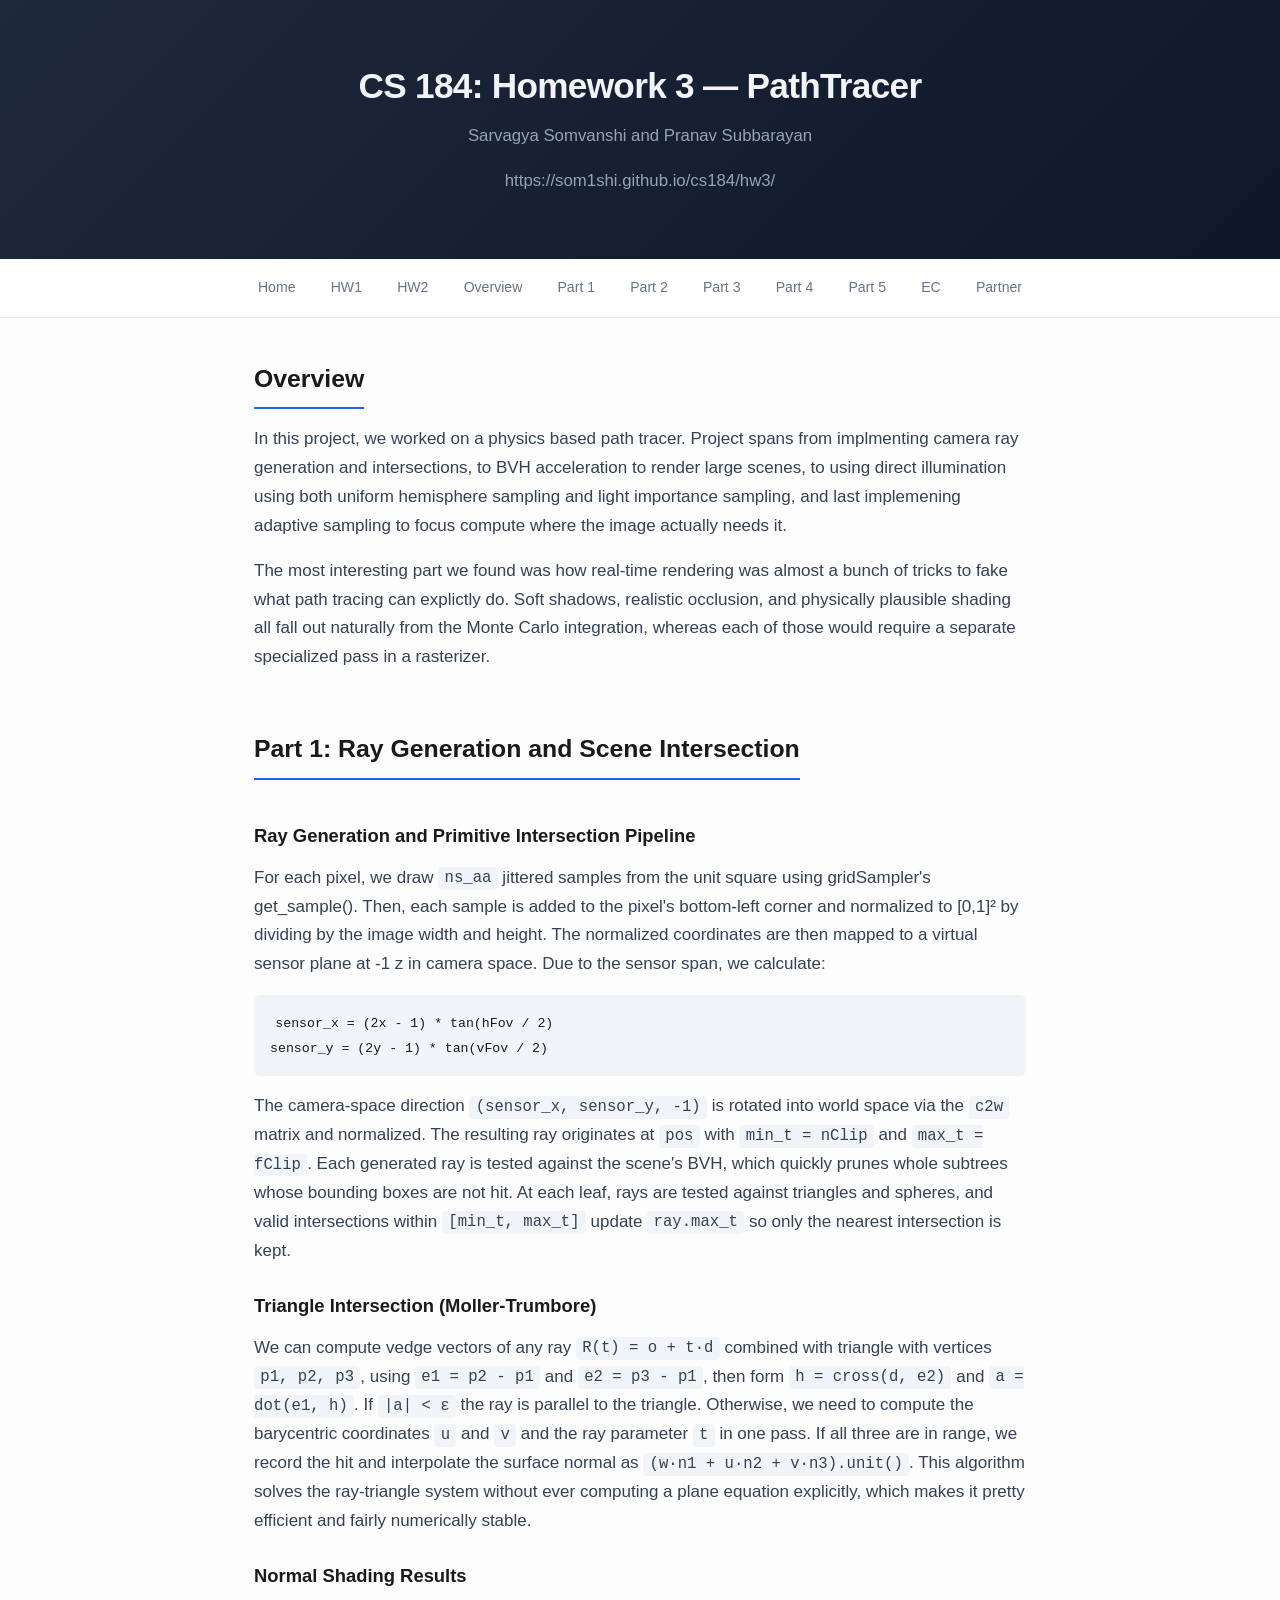
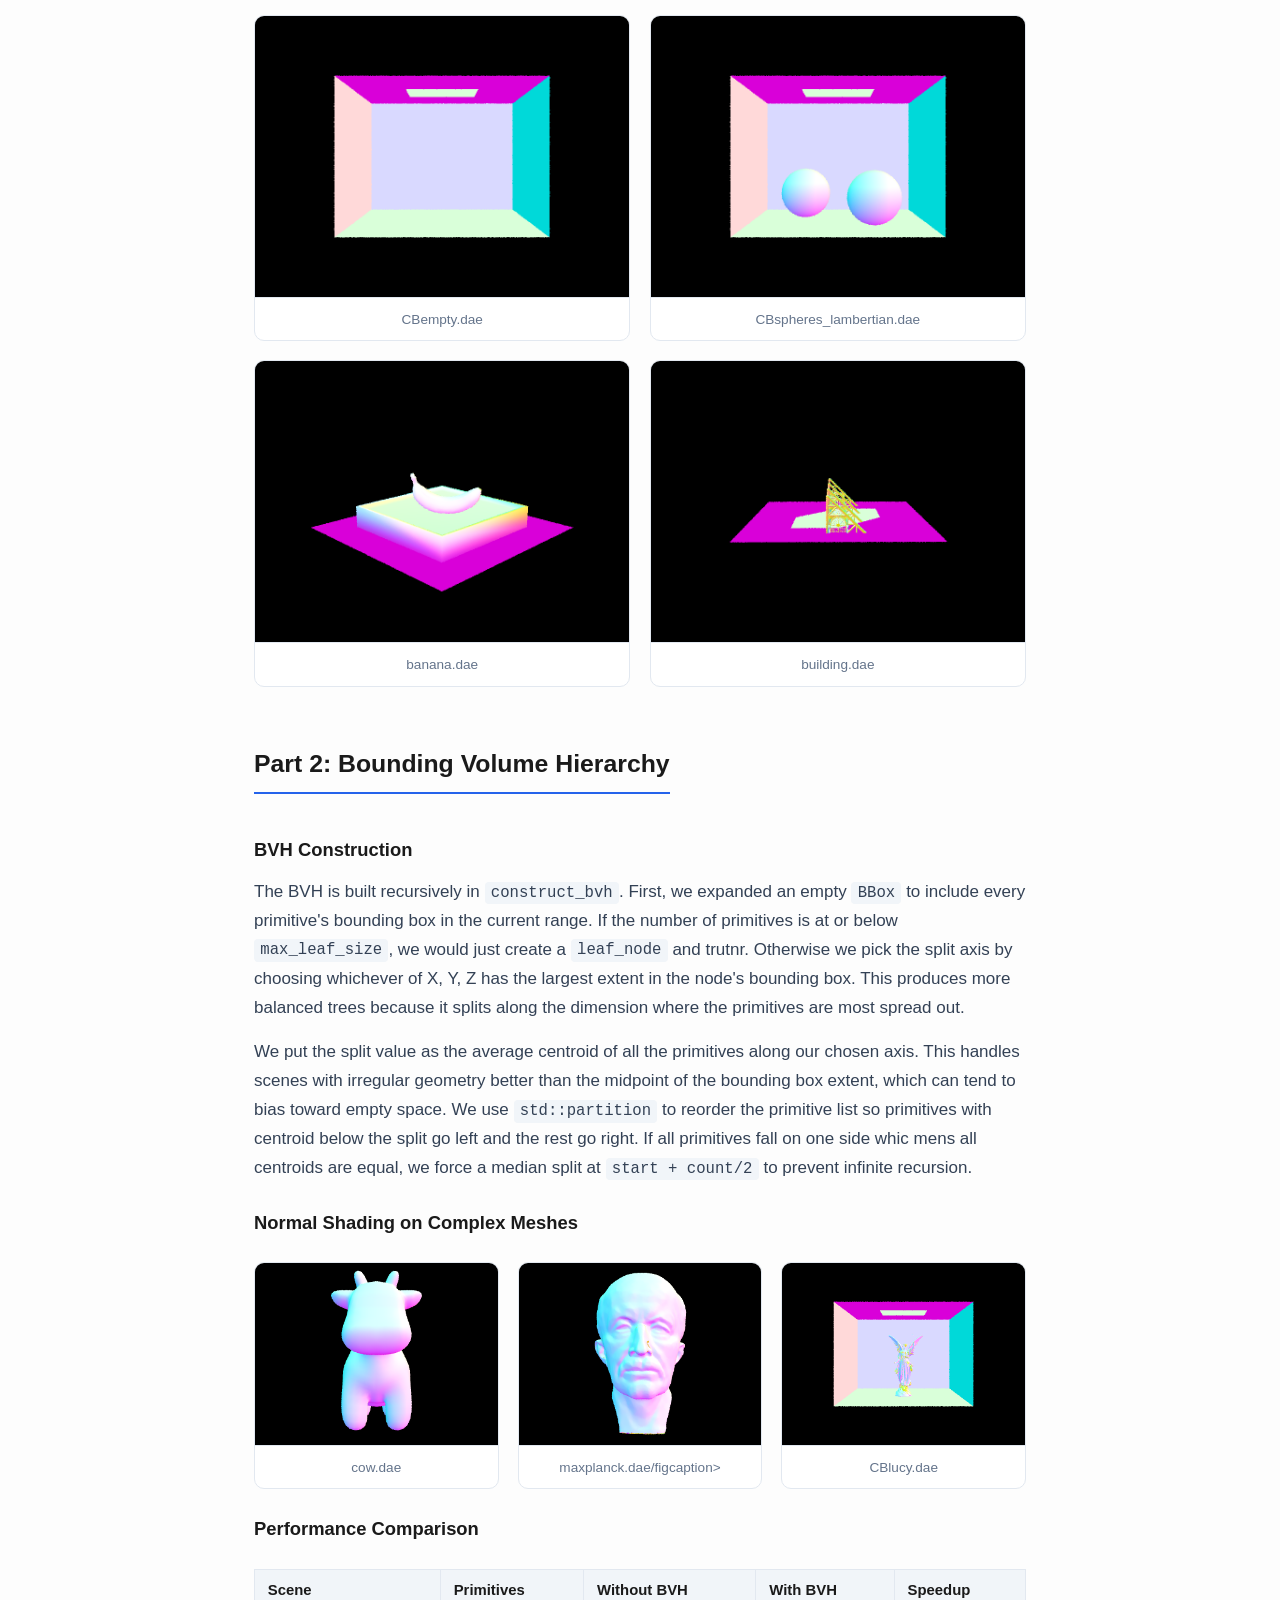
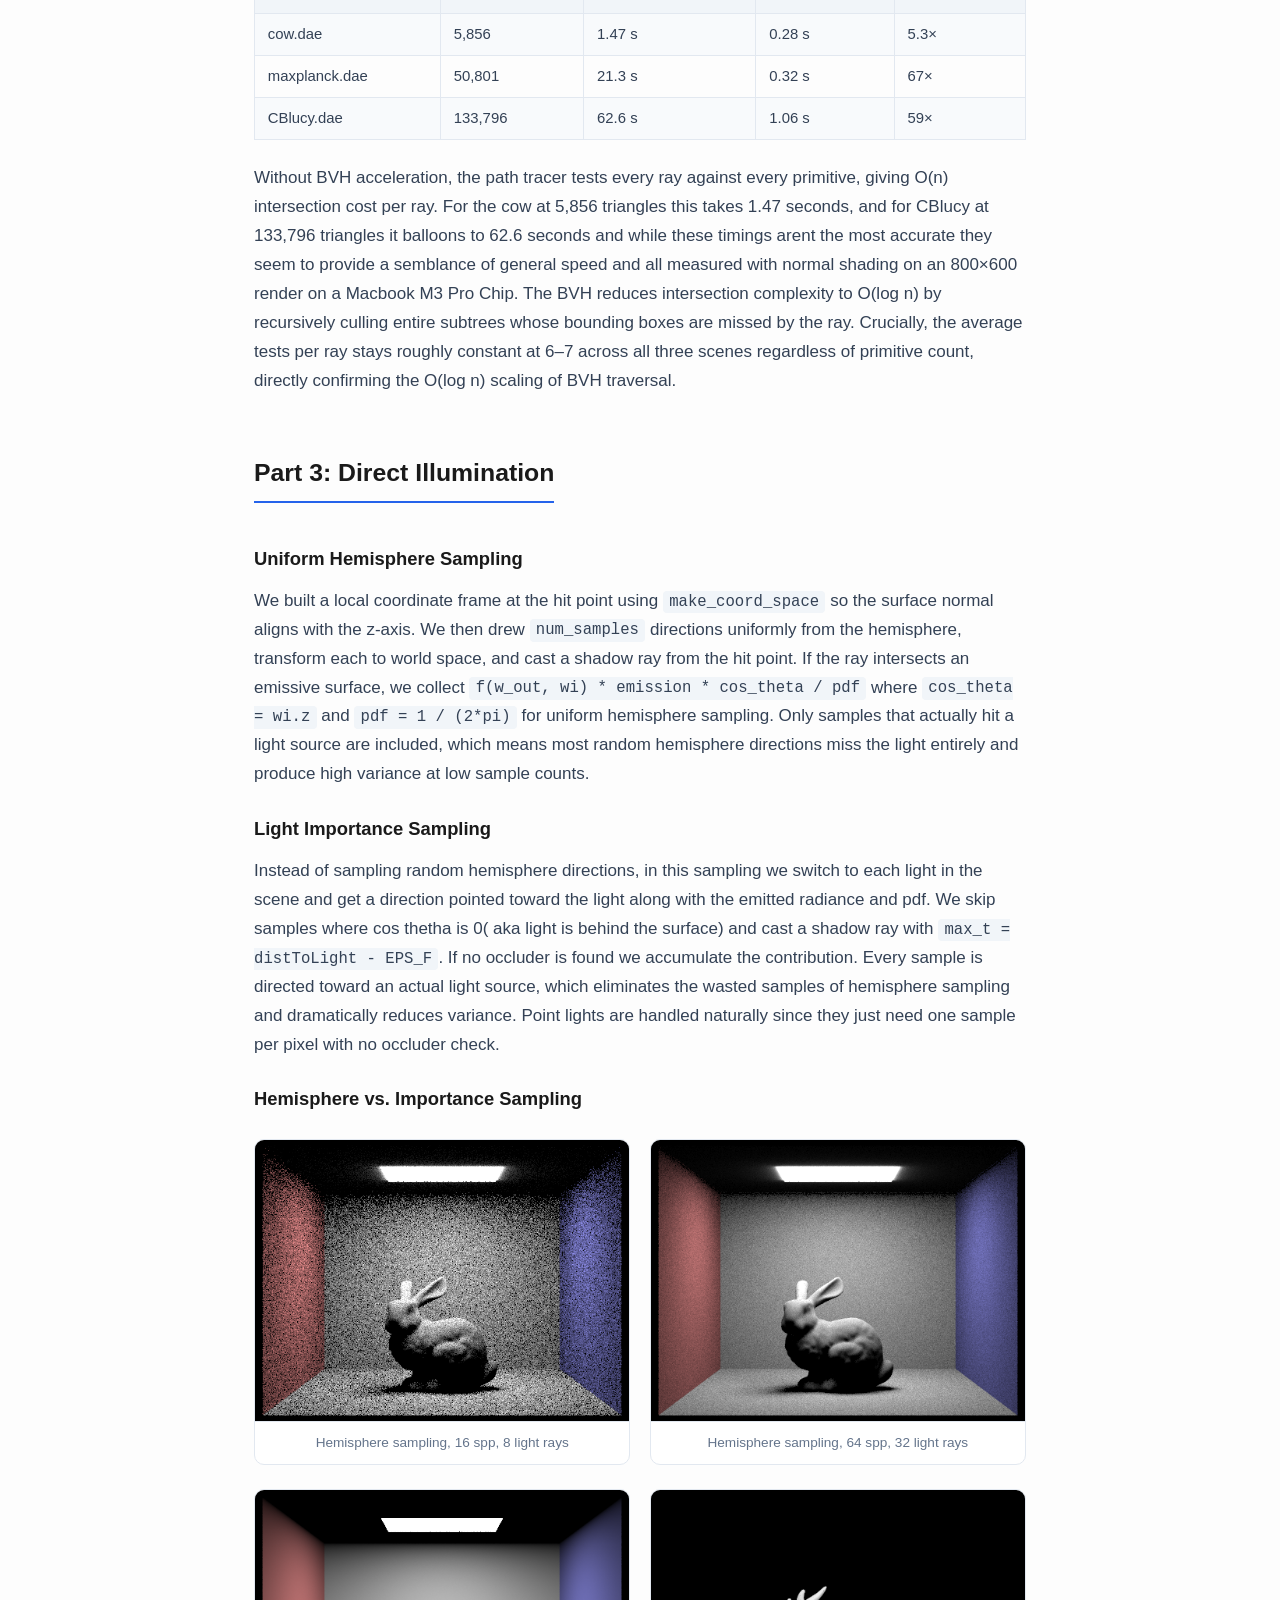
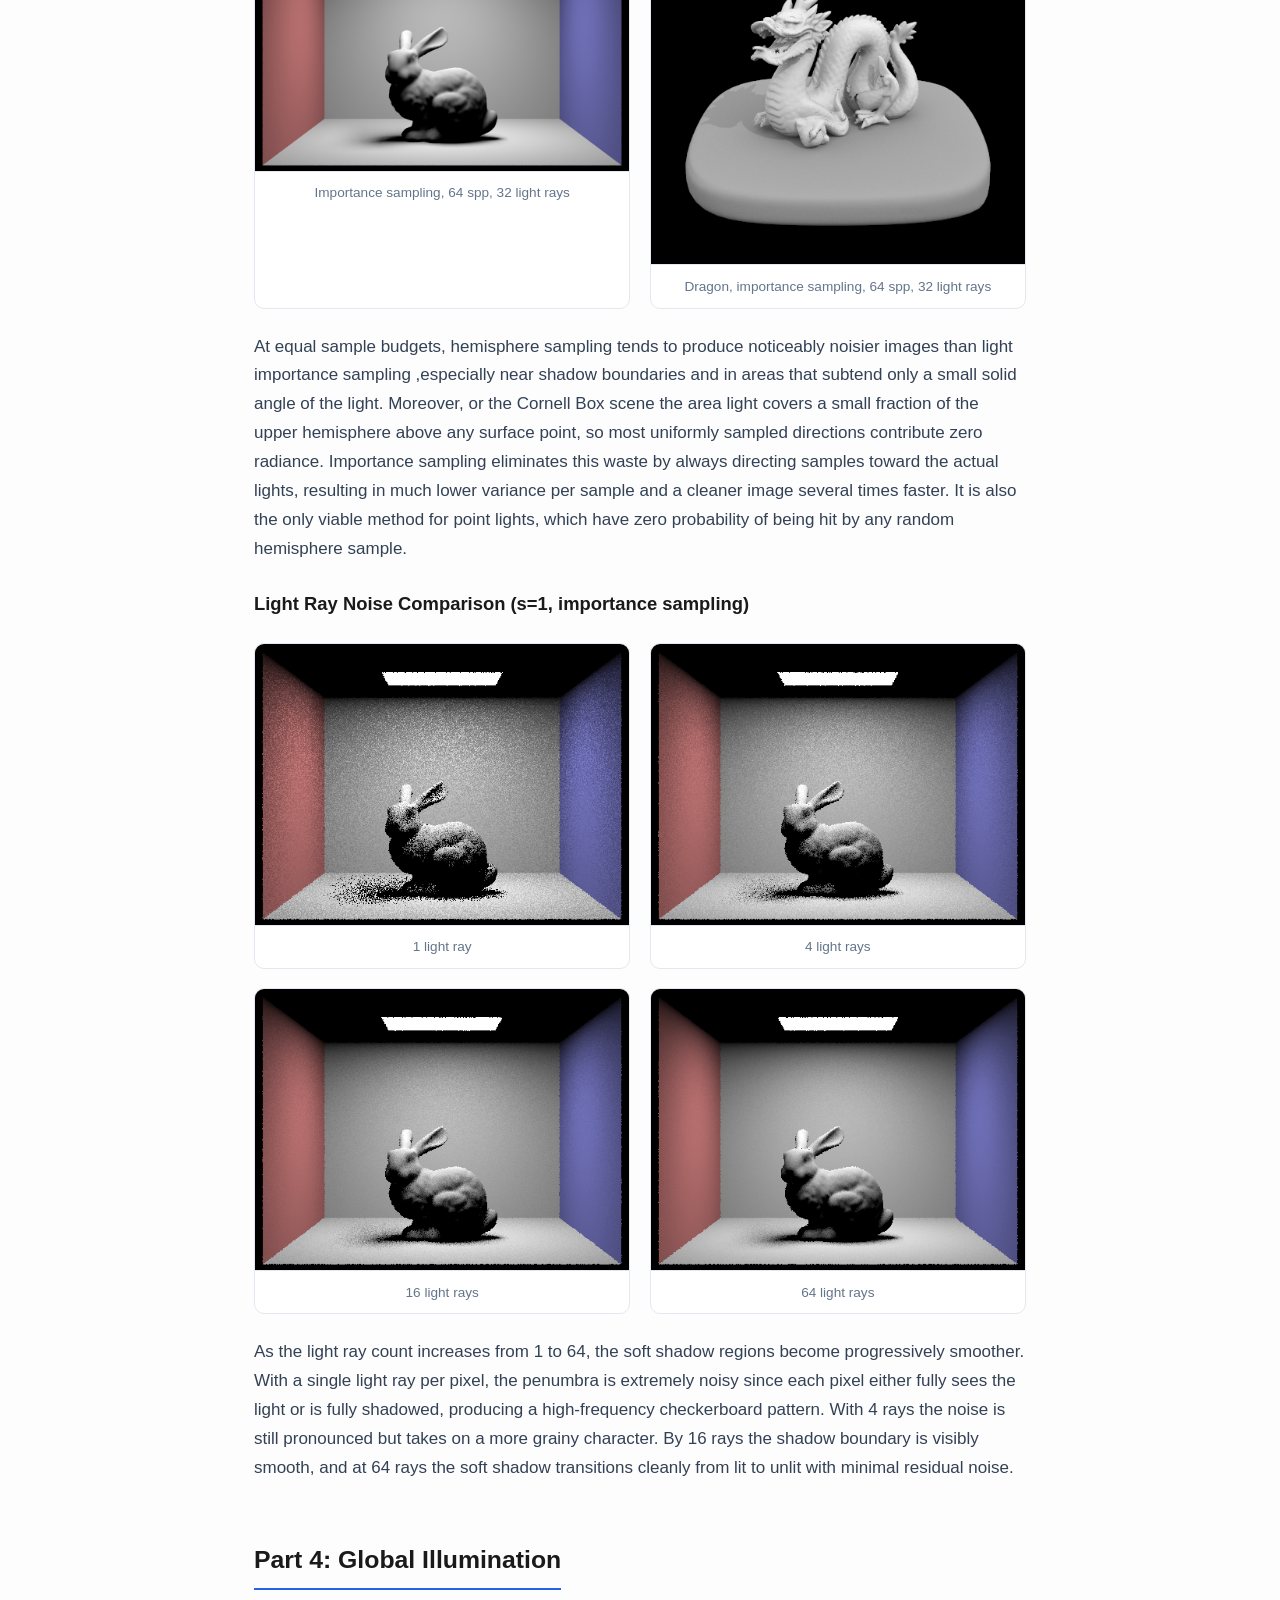
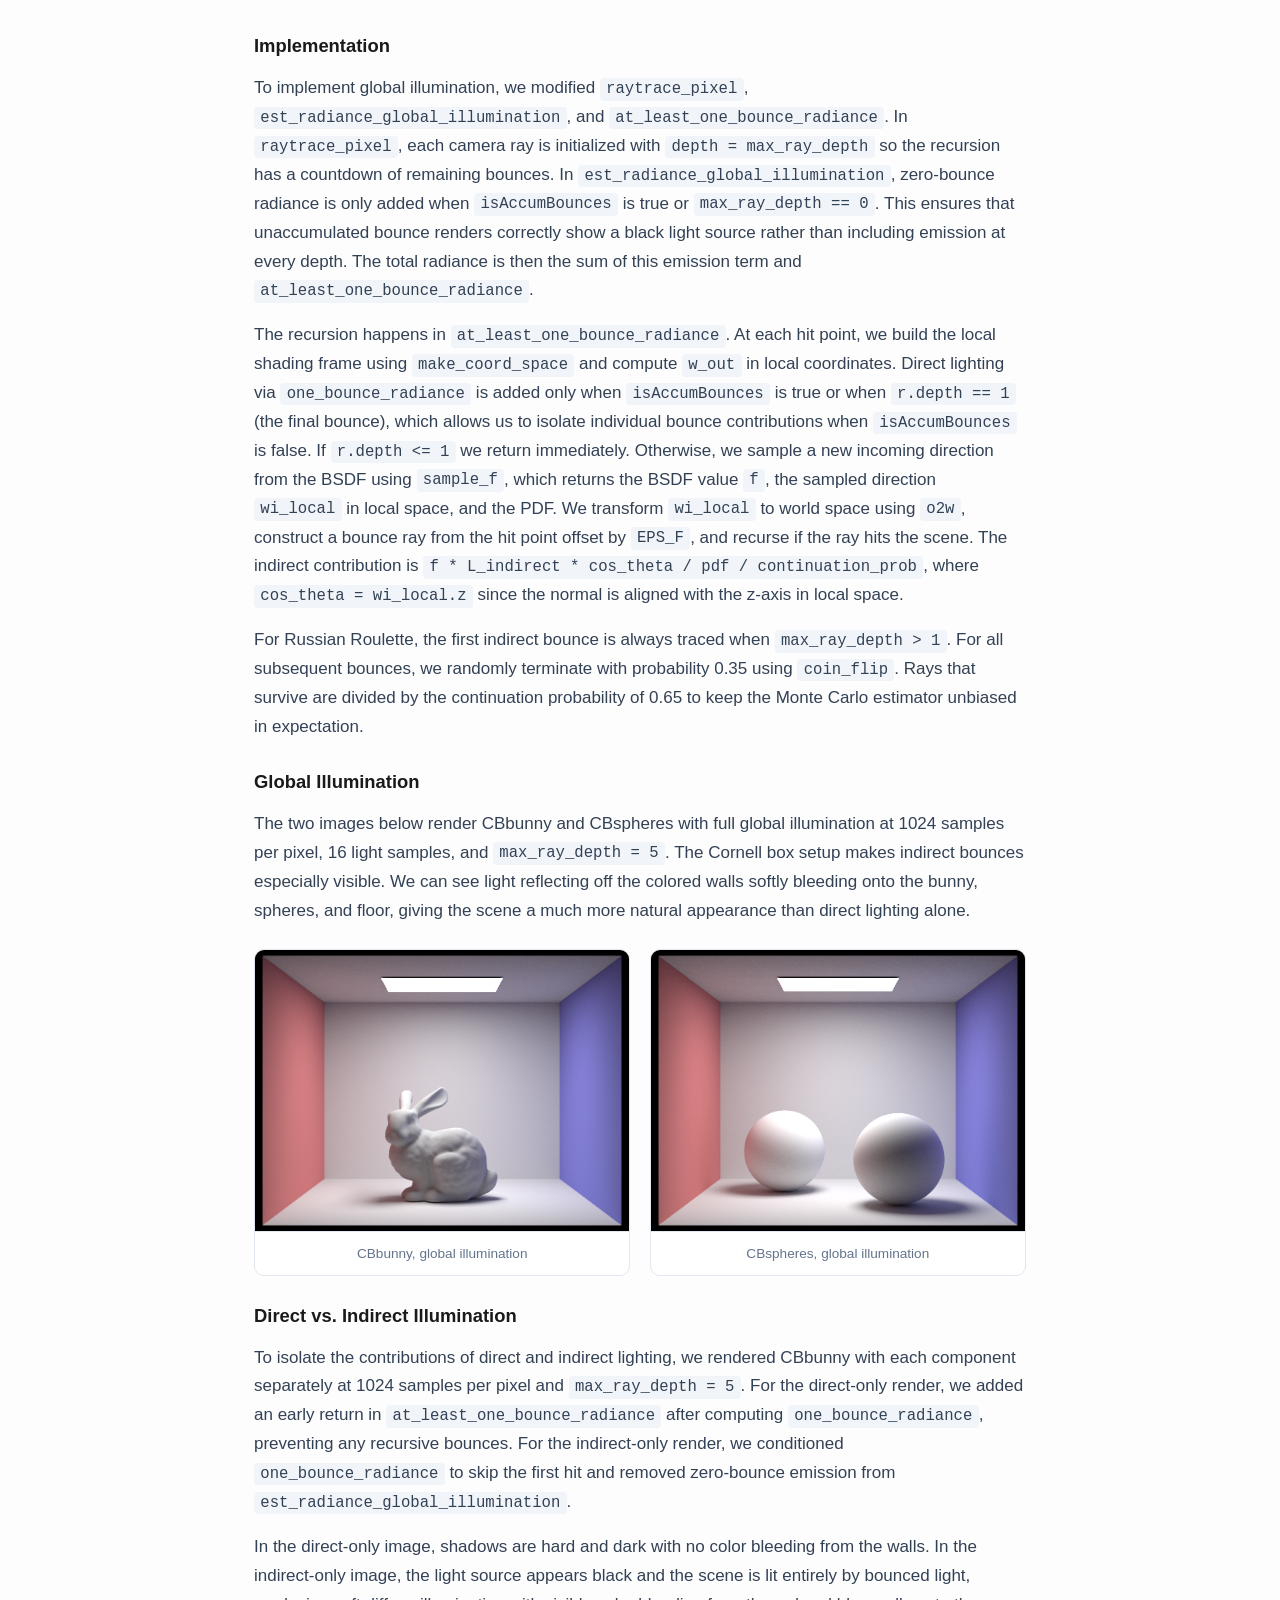
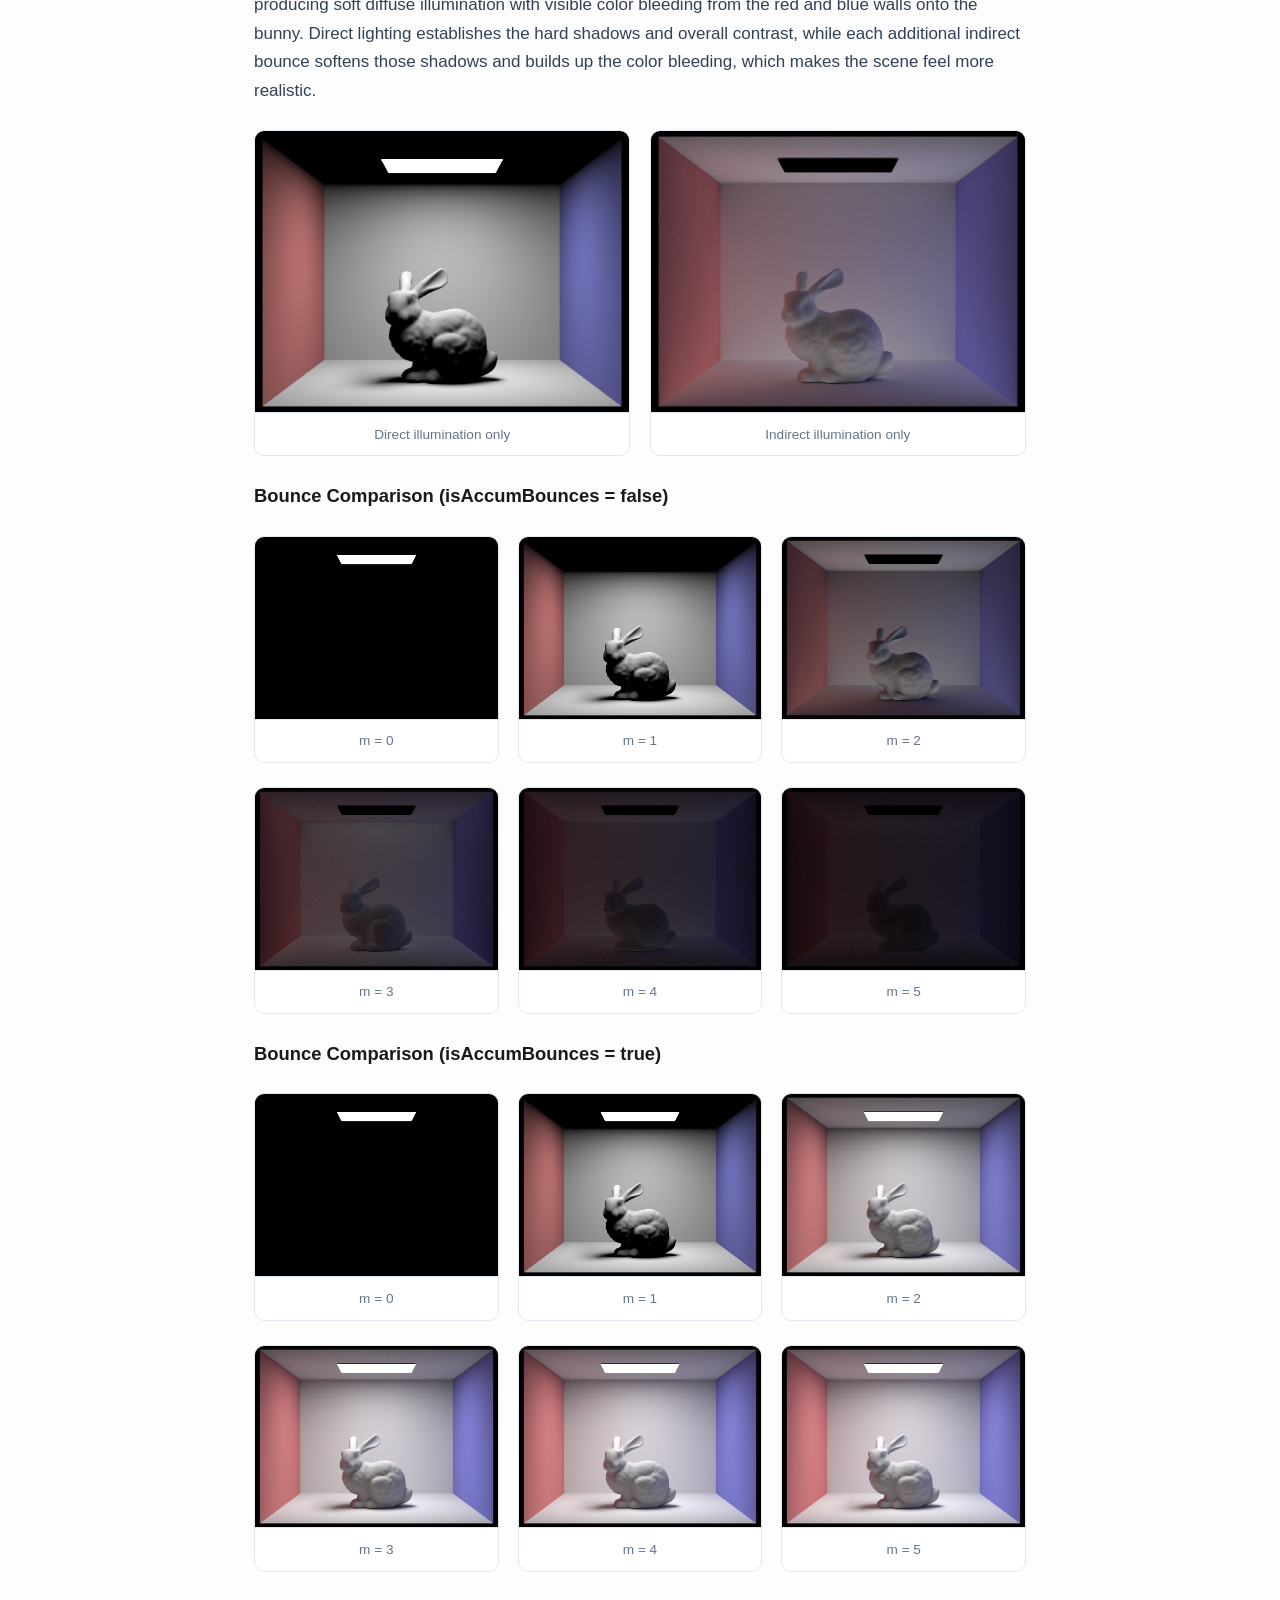
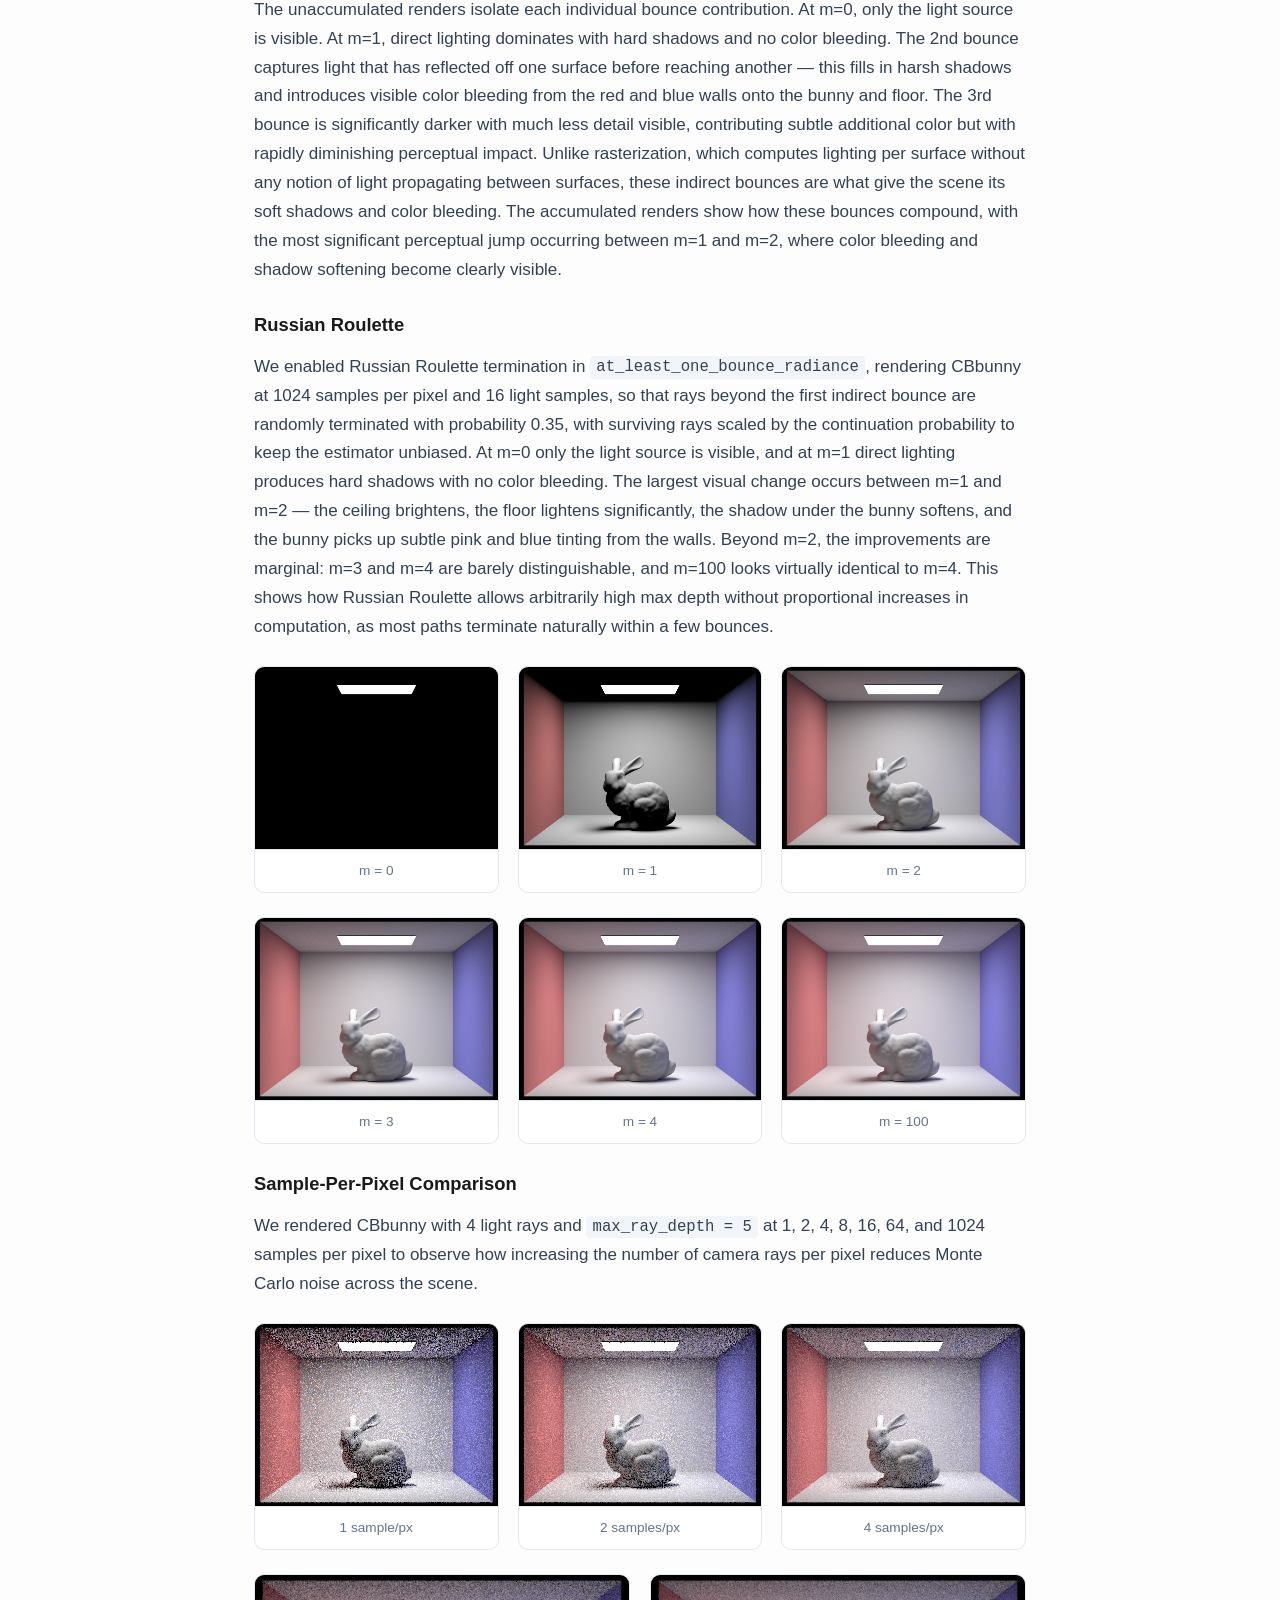
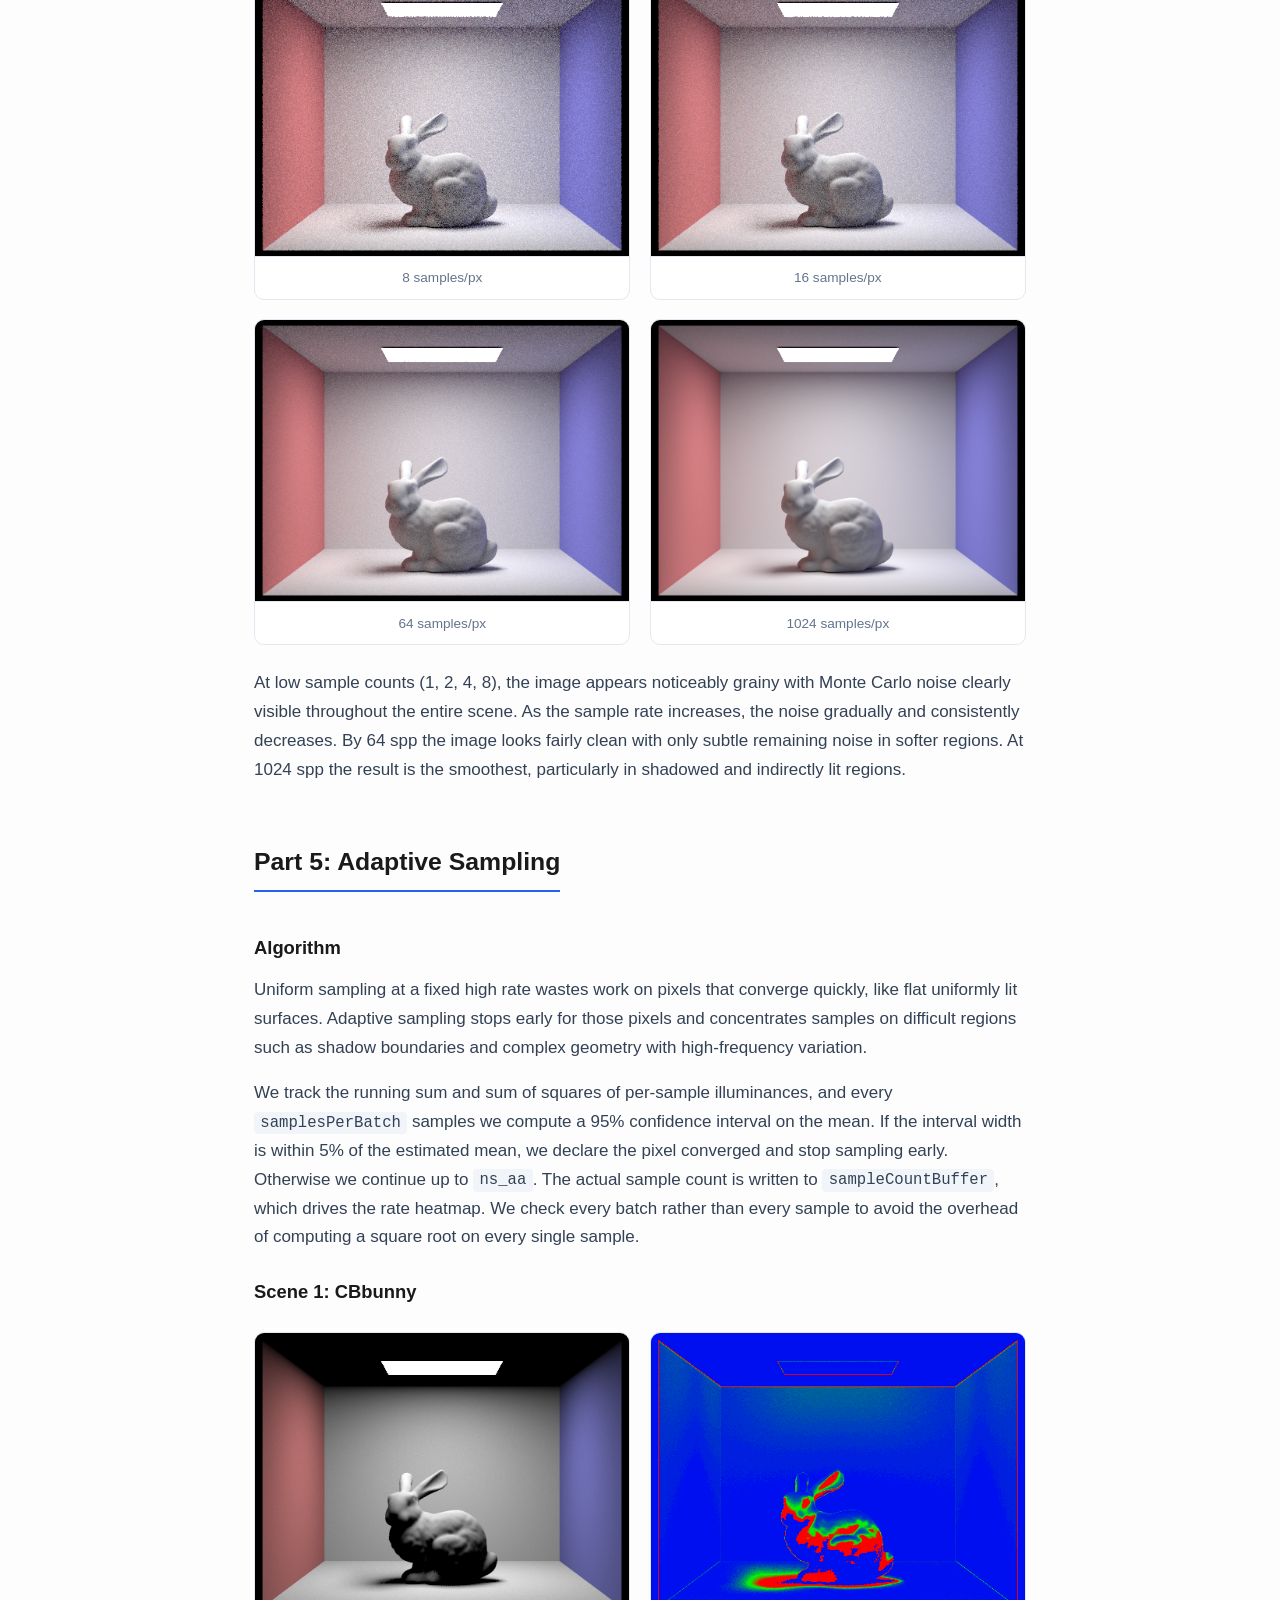
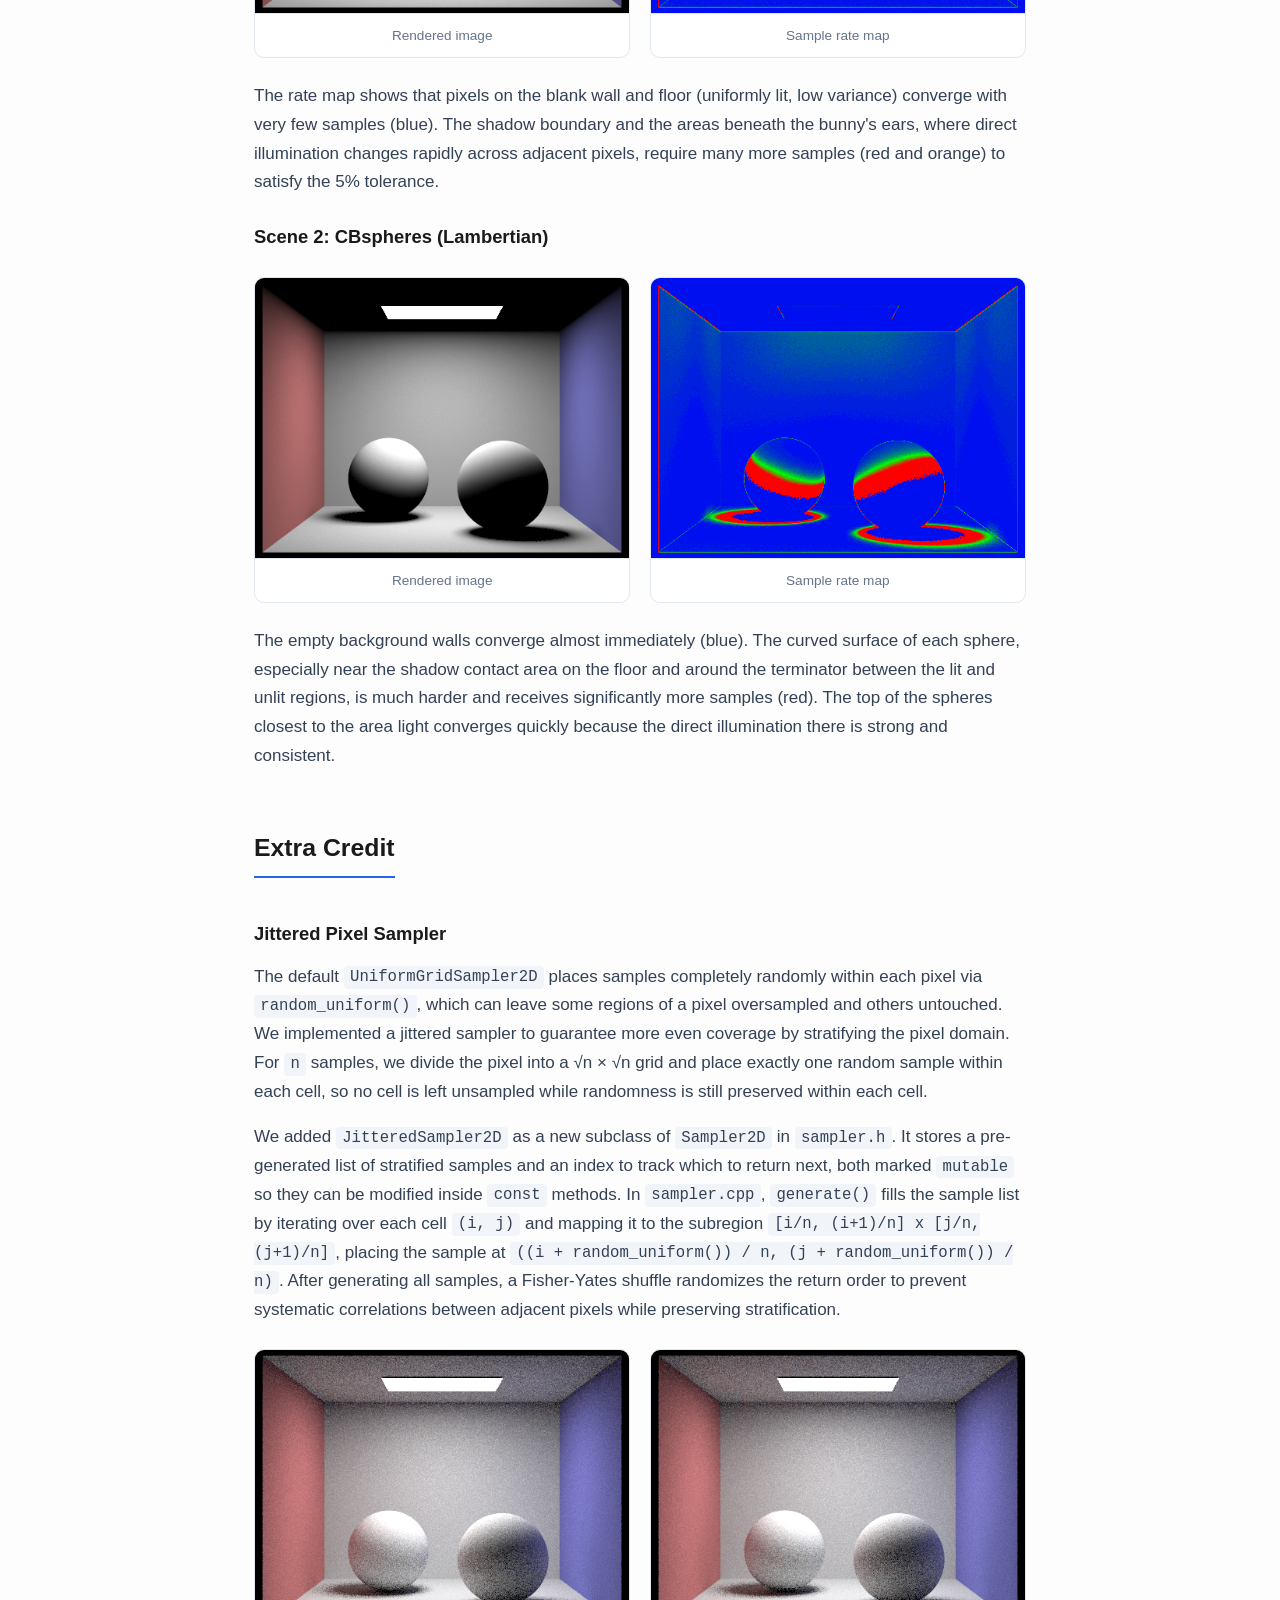
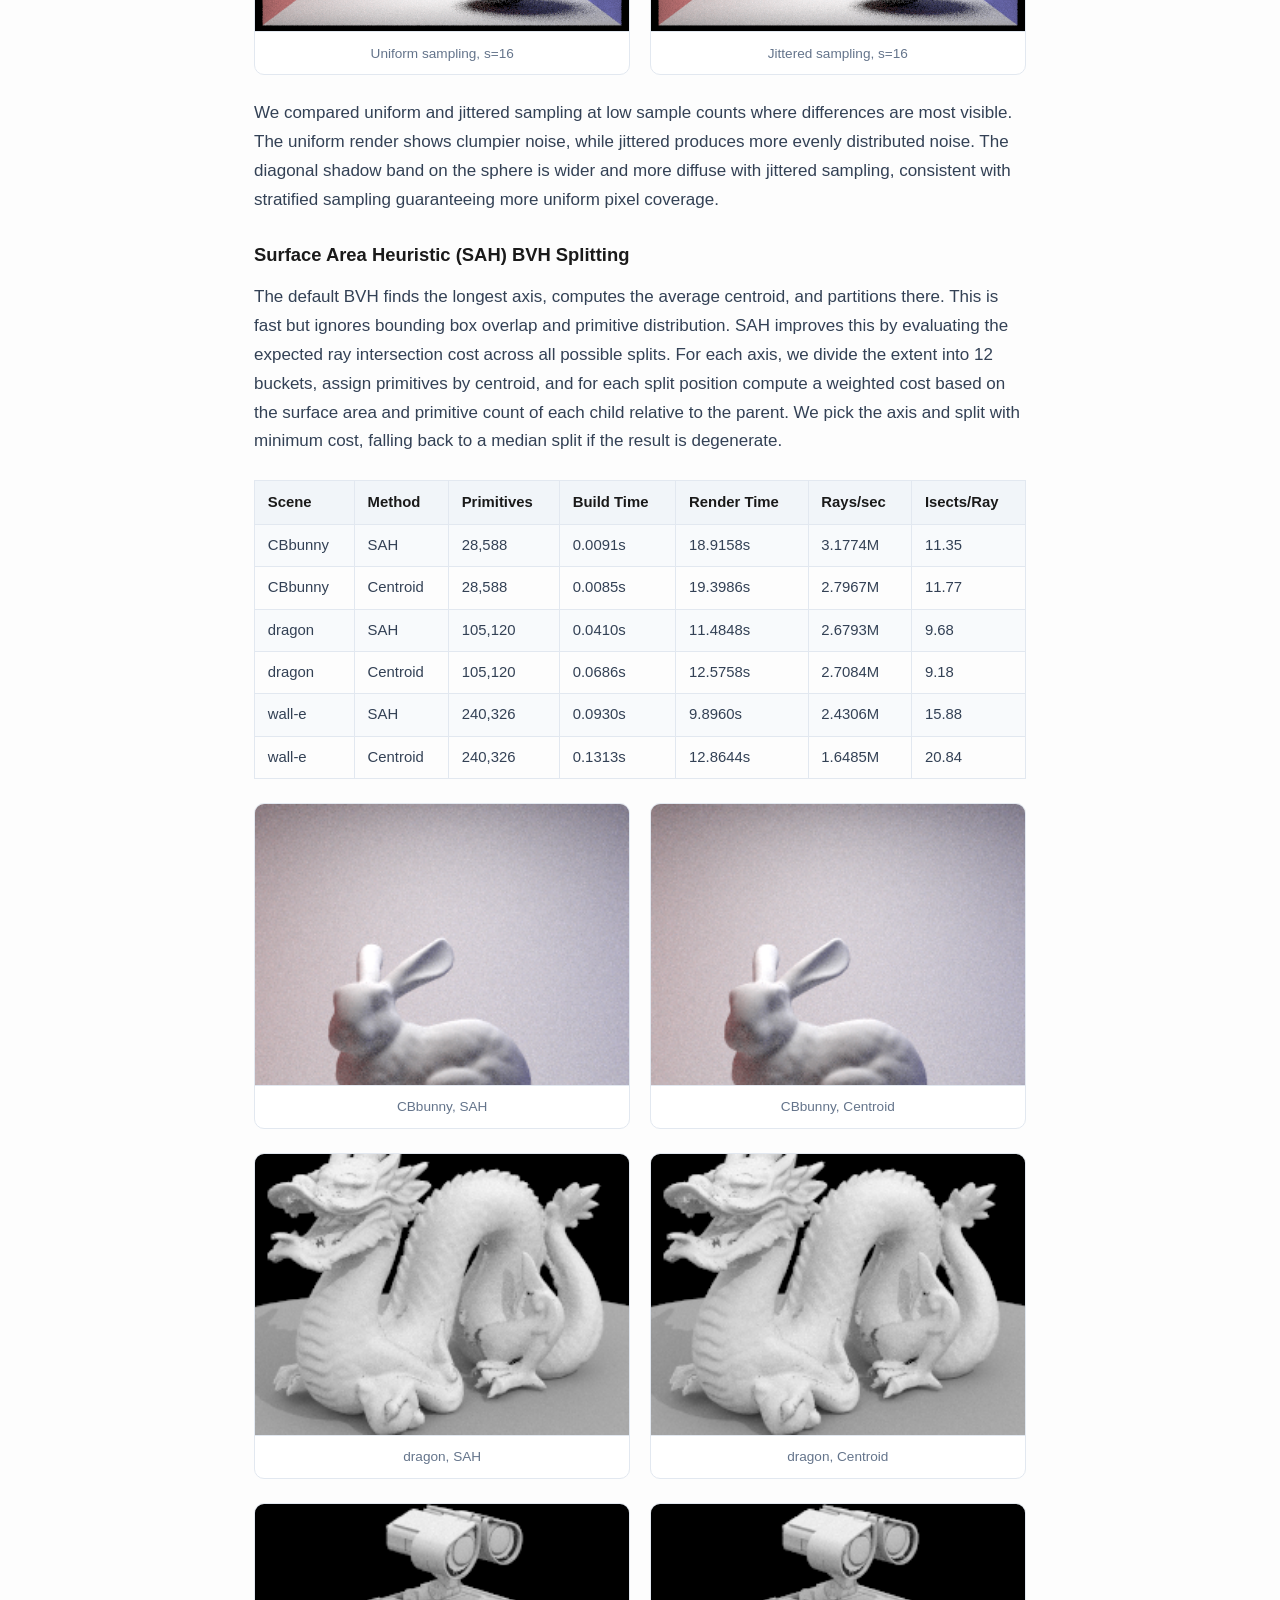
<file: hw3/index.html>
<!DOCTYPE html>
<html lang="en">
<head>
  <meta charset="UTF-8">
  <meta name="viewport" content="width=device-width, initial-scale=1.0">
  <title>CS 184 Homework 3 &mdash; PathTracer</title>
  <style>
    :root {
      --bg: #fdfdfd;
      --fg: #1a1a1a;
      --accent: #2563eb;
      --muted: #64748b;
      --border: #e2e8f0;
      --card-bg: #ffffff;
      --code-bg: #f1f5f9;
    }

    * { margin: 0; padding: 0; box-sizing: border-box; }

    body {
      font-family: "Inter", -apple-system, BlinkMacSystemFont, "Segoe UI", Roboto, sans-serif;
      background: var(--bg);
      color: var(--fg);
      line-height: 1.7;
      font-size: 17px;
    }

    header {
      background: linear-gradient(135deg, #1e293b 0%, #0f172a 100%);
      color: #f1f5f9;
      padding: 3.5rem 1.5rem 3rem;
      text-align: center;
    }

    header h1 {
      font-size: 2.2rem;
      font-weight: 700;
      letter-spacing: -0.02em;
      margin-bottom: 0.4rem;
    }

    header p {
      color: #94a3b8;
      font-size: 1.05rem;
    }

    nav {
      position: sticky;
      top: 0;
      z-index: 100;
      background: rgba(255,255,255,0.92);
      backdrop-filter: blur(12px);
      border-bottom: 1px solid var(--border);
      padding: 0.7rem 1.5rem;
      display: flex;
      gap: 0.4rem;
      justify-content: center;
      flex-wrap: wrap;
    }

    nav a {
      color: var(--muted);
      text-decoration: none;
      font-size: 0.88rem;
      font-weight: 500;
      padding: 0.35rem 0.9rem;
      border-radius: 6px;
      transition: all 0.15s;
    }

    nav a:hover {
      color: var(--accent);
      background: #eff6ff;
    }

    main {
      max-width: 820px;
      margin: 0 auto;
      padding: 2.5rem 1.5rem 5rem;
    }

    section {
      margin-bottom: 3.5rem;
    }

    h2 {
      font-size: 1.55rem;
      font-weight: 700;
      margin-bottom: 1rem;
      padding-bottom: 0.45rem;
      border-bottom: 2px solid var(--accent);
      display: inline-block;
    }

    p {
      margin-bottom: 1rem;
      color: #334155;
    }

    .figures {
      display: grid;
      gap: 1.2rem;
      margin: 1.5rem 0;
    }

    .figures.two { grid-template-columns: 1fr 1fr; }
    .figures.three { grid-template-columns: 1fr 1fr 1fr; }
    .figures.four { grid-template-columns: 1fr 1fr; }

    @media (max-width: 700px) {
      .figures.two,
      .figures.three,
      .figures.four { grid-template-columns: 1fr; }
    }

    figure {
      background: var(--card-bg);
      border: 1px solid var(--border);
      border-radius: 10px;
      overflow: hidden;
      margin: 0;
    }

    figure img {
      width: 100%;
      display: block;
    }

    figcaption {
      padding: 0.6rem 0.85rem;
      font-size: 0.85rem;
      color: var(--muted);
      text-align: center;
      border-top: 1px solid var(--border);
    }

    .placeholder {
      aspect-ratio: 4/3;
      background: var(--code-bg);
      display: flex;
      align-items: center;
      justify-content: center;
      color: var(--muted);
      font-size: 0.9rem;
      font-style: italic;
    }

    code {
      background: var(--code-bg);
      padding: 0.15em 0.4em;
      border-radius: 4px;
      font-size: 0.92em;
      font-family: "SF Mono", "Fira Code", "Consolas", monospace;
    }

    table {
      width: 100%;
      border-collapse: collapse;
      margin: 1.5rem 0;
      font-size: 0.93rem;
    }

    th {
      background: var(--code-bg);
      padding: 0.55rem 0.8rem;
      text-align: left;
      border: 1px solid var(--border);
      font-weight: 600;
    }

    td {
      padding: 0.5rem 0.8rem;
      border: 1px solid var(--border);
      color: #334155;
    }

    tr:nth-child(even) td {
      background: #f8fafc;
    }

    footer {
      text-align: center;
      padding: 2rem 1rem;
      color: var(--muted);
      font-size: 0.85rem;
      border-top: 1px solid var(--border);
    }
  </style>
</head>
<body>

<header>
  <h1>CS 184: Homework 3 &mdash; PathTracer</h1>
  <p>Sarvagya Somvanshi and Pranav Subbarayan</p>
  <p>https://som1shi.github.io/cs184/hw3/</p>
</header>

<nav>
  <a href="../">Home</a>
  <a href="../hw1/">HW1</a>
  <a href="../hw2/">HW2</a>
  <a href="#overview">Overview</a>
  <a href="#part1">Part 1</a>
  <a href="#part2">Part 2</a>
  <a href="#part3">Part 3</a>
  <a href="#part4">Part 4</a>
  <a href="#part5">Part 5</a>
  <a href="#part6">EC</a>
  <a href="#partner">Partner</a>
</nav>

<main>

  <section id="overview">
    <h2>Overview</h2>

    <p>
      In this project, we worked on a physics based path tracer. Project spans from implmenting camera ray generation and intersections, to BVH acceleration to render large scenes, to using direct illumination using both uniform hemisphere sampling and light importance sampling, and last implemening adaptive sampling to focus compute where the image actually needs it.
    </p>
    <p>
      The most interesting part we found was how real-time rendering was almost a bunch of tricks to fake what path tracing can explictly do. Soft shadows, realistic occlusion, and physically plausible shading all fall out naturally from the Monte Carlo integration, whereas each of those would require a separate specialized pass in a rasterizer.
    </p>
  </section>

  <section id="part1">
    <h2>Part 1: Ray Generation and Scene Intersection</h2>

    <h3 style="margin-top:1.5rem; margin-bottom:0.8rem; font-size:1.15rem;">Ray Generation and Primitive Intersection Pipeline</h3>

    <p>
      For each pixel, we draw <code>ns_aa</code> jittered samples from the unit square using gridSampler's get_sample(). Then, each sample is added to the pixel's bottom-left corner and normalized to [0,1]&sup2; by dividing by the image width and height. The normalized coordinates are then mapped to a virtual sensor plane at -1 z in camera space. Due to the sensor span, we calculate:
    </p>
    <pre style="background:var(--code-bg); padding:1rem; border-radius:6px; overflow-x:auto; margin:1rem 0; font-size:0.9rem;"><code>sensor_x = (2x - 1) * tan(hFov / 2)
sensor_y = (2y - 1) * tan(vFov / 2)</code></pre>
    <p>
      The camera-space direction <code>(sensor_x, sensor_y, -1)</code> is rotated into world space via the <code>c2w</code> matrix and normalized. The resulting ray originates at <code>pos</code> with <code>min_t = nClip</code> and <code>max_t = fClip</code>. Each generated ray is tested against the scene's BVH, which quickly prunes whole subtrees whose bounding boxes are not hit. At each leaf, rays are tested against triangles and spheres, and valid intersections within <code>[min_t, max_t]</code> update <code>ray.max_t</code> so only the nearest intersection is kept.
    </p>

    <h3 style="margin-top:1.5rem; margin-bottom:0.8rem; font-size:1.15rem;">Triangle Intersection (Moller-Trumbore)</h3>

    <p>
      We can compute vedge vectors of any ray <code>R(t) = o + t&middot;d</code> combined with triangle with vertices <code>p1, p2, p3</code>, using <code>e1 = p2 - p1</code> and <code>e2 = p3 - p1</code>, then form <code>h = cross(d, e2)</code> and <code>a = dot(e1, h)</code>. If <code>|a| &lt; &epsilon;</code> the ray is parallel to the triangle. Otherwise, we need to compute the barycentric coordinates <code>u</code> and <code>v</code> and the ray parameter <code>t</code> in one pass. If all three are in range, we record the hit and interpolate the surface normal as <code>(w&middot;n1 + u&middot;n2 + v&middot;n3).unit()</code>. This algorithm solves the ray-triangle system without ever computing a plane equation explicitly, which makes it pretty efficient and fairly numerically stable.
    </p>

    <h3 style="margin-top:1.5rem; margin-bottom:0.8rem; font-size:1.15rem;">Normal Shading Results</h3>

    <div class="figures four">
      <figure>
        <img src="images/CBempty.png" alt="CBempty normal shading">
        <figcaption>CBempty.dae</figcaption>
      </figure>
      <figure>
        <img src="images/CBspheres.png" alt="CBspheres normal shading">
        <figcaption>CBspheres_lambertian.dae</figcaption>
      </figure>
      <figure>
        <img src="images/banana.png" alt="banana normal shading">
        <figcaption>banana.dae</figcaption>
      </figure>
      <figure>
        <img src="images/building.png" alt="building normal shading">
        <figcaption>building.dae</figcaption>
      </figure>
    </div>
  </section>

  <section id="part2">
    <h2>Part 2: Bounding Volume Hierarchy</h2>

    <h3 style="margin-top:1.5rem; margin-bottom:0.8rem; font-size:1.15rem;">BVH Construction</h3>

    <p>
      The BVH is built recursively in <code>construct_bvh</code>. First, we expanded an empty <code>BBox</code> to include every primitive's bounding box in the current range. If the number of primitives is at or below <code>max_leaf_size</code>, we would just create a <code>leaf_node</code> and trutnr. Otherwise we pick the split axis by choosing whichever of X, Y, Z has the largest extent in the node's bounding box. 
      This produces more balanced trees because it splits along the dimension where the primitives are most spread out.
    </p>
    <p>
      We put the split value as the average centroid of all the primitives along our chosen axis.
      This handles scenes with irregular geometry better than the midpoint of the bounding box extent, which can tend to bias toward empty space. We use <code>std::partition</code> to reorder the primitive list so primitives with centroid below the split go left and the rest go right.
      If all primitives fall on one side whic mens all centroids are equal, we force a median split at <code>start + count/2</code> to prevent infinite recursion.
    </p>

    <h3 style="margin-top:1.5rem; margin-bottom:0.8rem; font-size:1.15rem;">Normal Shading on Complex Meshes</h3>

    <div class="figures three">
      <figure>
        <img src="images/cow_bvh.png" alt="cow BVH render">
        <figcaption>cow.dae</figcaption>
      </figure>
      <figure>
        <img src="images/maxplanck_bvh.png" alt="maxplanck BVH render">
        <figcaption>maxplanck.dae/figcaption>
      </figure>
      <figure>
        <img src="images/CBlucy_bvh.png" alt="CBlucy BVH render">
        <figcaption>CBlucy.dae </figcaption>
      </figure>
    </div>

    <h3 style="margin-top:1.5rem; margin-bottom:0.8rem; font-size:1.15rem;">Performance Comparison</h3>


  <table>    
      <tr><th>Scene</th><th>Primitives</th><th>Without BVH</th><th>With BVH</th><th>Speedup</th></tr>
      <tr><td>cow.dae</td><td>5,856</td><td>1.47 s</td><td>0.28 s</td><td>5.3×</td></tr>                                                                         
      <tr><td>maxplanck.dae</td><td>50,801</td><td>21.3 s</td><td>0.32 s</td><td>67×</td></tr>                                                                   
      <tr><td>CBlucy.dae</td><td>133,796</td><td>62.6 s</td><td>1.06 s</td><td>59×</td></tr>                                                                     
    </table>                                                                                                                                                     
              

  <p>                                    
    Without BVH acceleration, the path tracer tests every ray against every primitive, giving O(n) intersection cost per ray. 
    For the cow at 5,856 triangles this takes 1.47 seconds, and for CBlucy at 133,796 triangles it balloons to 62.6 seconds and while these timings arent the most accurate they seem to provide a semblance of general speed and all measured with normal shading on an 800×600 render on a Macbook M3 Pro Chip. 
    The BVH reduces intersection complexity to O(log n) by recursively culling entire subtrees whose bounding boxes are missed by the ray. 
    Crucially, the average tests per ray stays roughly constant at 6–7 across all three scenes regardless of primitive count, directly confirming the O(log n) scaling of BVH traversal.                                                                                                          
  </p>  
  </section>

  <section id="part3">
    <h2>Part 3: Direct Illumination</h2>

    <h3 style="margin-top:1.5rem; margin-bottom:0.8rem; font-size:1.15rem;">Uniform Hemisphere Sampling</h3>

    <p>
      We built a local coordinate frame at the hit point using <code>make_coord_space</code> so the surface normal aligns with the z-axis. 
      We then drew <code>num_samples</code> directions uniformly from the hemisphere, transform each to world space, and cast a shadow ray from the hit point. 
      If the ray intersects an emissive surface, we collect <code>f(w_out, wi) * emission * cos_theta / pdf</code> where <code>cos_theta = wi.z</code> and <code>pdf = 1 / (2*pi)</code> for uniform hemisphere sampling. 
      Only samples that actually hit a light source are included, which means most random hemisphere directions miss the light entirely and produce high variance at low sample counts.
    </p>

    <h3 style="margin-top:1.5rem; margin-bottom:0.8rem; font-size:1.15rem;">Light Importance Sampling</h3>

    <p>
      Instead of sampling random hemisphere directions, in this sampling we switch to each light in the scene and get a direction pointed toward the light along with the emitted radiance and pdf. 
      We skip samples where cos thetha is 0( aka light is behind the surface) and cast a shadow ray with <code>max_t = distToLight - EPS_F</code>. 
      If no occluder is found we accumulate the contribution. Every sample is directed toward an actual light source, which eliminates the wasted samples of hemisphere sampling and dramatically reduces variance. 
      Point lights are handled naturally since they just need one sample per pixel with no occluder check.
    </p>

    <h3 style="margin-top:1.5rem; margin-bottom:0.8rem; font-size:1.15rem;">Hemisphere vs. Importance Sampling</h3>

    <div class="figures two">
      <figure>
        <img src="images/CBbunny_H_16_8.png" alt="CBbunny hemisphere 16spp 8 light rays">
        <figcaption>Hemisphere sampling, 16 spp, 8 light rays</figcaption>
      </figure>
      <figure>
        <img src="images/CBbunny_H_64_32.png" alt="CBbunny hemisphere 64spp 32 light rays">
        <figcaption>Hemisphere sampling, 64 spp, 32 light rays</figcaption>
      </figure>
    </div>

    <div class="figures two">
      <figure>
        <img src="images/CBbunny_64_32.png" alt="CBbunny importance 64spp 32 light rays">
        <figcaption>Importance sampling, 64 spp, 32 light rays</figcaption>
      </figure>
      <figure>
        <img src="images/dragon_64_32.png" alt="Dragon importance 64spp 32 light rays">
        <figcaption>Dragon, importance sampling, 64 spp, 32 light rays</figcaption>
      </figure>
    </div>

    <p>
      At equal sample budgets, hemisphere sampling tends to produce noticeably noisier images than light importance sampling ,especially near shadow boundaries and in areas that subtend only a small solid angle of the light. 
      Moreover, or the Cornell Box scene the area light covers a small fraction of the upper hemisphere above any surface point, so most uniformly sampled directions contribute zero radiance. 
      Importance sampling eliminates this waste by always directing samples toward the actual lights, resulting in much lower variance per sample and a cleaner image several times faster. 
      It is also the only viable method for point lights, which have zero probability of being hit by any random hemisphere sample.
    </p>

    <h3 style="margin-top:1.5rem; margin-bottom:0.8rem; font-size:1.15rem;">Light Ray Noise Comparison (s=1, importance sampling)</h3>

    <div class="figures four">
      <figure>
        <img src="images/CBbunny_s1_l1.png" alt="1 light ray">
        <figcaption>1 light ray</figcaption>
      </figure>
      <figure>
        <img src="images/CBbunny_s1_l4.png" alt="4 light rays">
        <figcaption>4 light rays</figcaption>
      </figure>
      <figure>
        <img src="images/CBbunny_s1_l16.png" alt="16 light rays">
        <figcaption>16 light rays</figcaption>
      </figure>
      <figure>
        <img src="images/CBbunny_s1_l64.png" alt="64 light rays">
        <figcaption>64 light rays</figcaption>
      </figure>
    </div>

    <p>
      As the light ray count increases from 1 to 64, the soft shadow regions become progressively smoother. With a single light ray per pixel, the penumbra is extremely noisy since each pixel either fully sees the light or is fully shadowed, producing a high-frequency checkerboard pattern. With 4 rays the noise is still pronounced but takes on a more grainy character. By 16 rays the shadow boundary is visibly smooth, and at 64 rays the soft shadow transitions cleanly from lit to unlit with minimal residual noise.
    </p>
  </section>

  <section id="part4">
    <h2>Part 4: Global Illumination</h2>

    <h3 style="margin-top:1.5rem; margin-bottom:0.8rem; font-size:1.15rem;">Implementation</h3>

    <p>
      To implement global illumination, we modified <code>raytrace_pixel</code>, <code>est_radiance_global_illumination</code>, and <code>at_least_one_bounce_radiance</code>. In <code>raytrace_pixel</code>, each camera ray is initialized with <code>depth = max_ray_depth</code> so the recursion has a countdown of remaining bounces. In <code>est_radiance_global_illumination</code>, zero-bounce radiance is only added when <code>isAccumBounces</code> is true or <code>max_ray_depth == 0</code>. This ensures that unaccumulated bounce renders correctly show a black light source rather than including emission at every depth. The total radiance is then the sum of this emission term and <code>at_least_one_bounce_radiance</code>.
    </p>
    <p>
      The recursion happens in <code>at_least_one_bounce_radiance</code>. At each hit point, we build the local shading frame using <code>make_coord_space</code> and compute <code>w_out</code> in local coordinates. Direct lighting via <code>one_bounce_radiance</code> is added only when <code>isAccumBounces</code> is true or when <code>r.depth == 1</code> (the final bounce), which allows us to isolate individual bounce contributions when <code>isAccumBounces</code> is false. If <code>r.depth &lt;= 1</code> we return immediately. Otherwise, we sample a new incoming direction from the BSDF using <code>sample_f</code>, which returns the BSDF value <code>f</code>, the sampled direction <code>wi_local</code> in local space, and the PDF. We transform <code>wi_local</code> to world space using <code>o2w</code>, construct a bounce ray from the hit point offset by <code>EPS_F</code>, and recurse if the ray hits the scene. The indirect contribution is <code>f * L_indirect * cos_theta / pdf / continuation_prob</code>, where <code>cos_theta = wi_local.z</code> since the normal is aligned with the z-axis in local space.
    </p>
    <p>
      For Russian Roulette, the first indirect bounce is always traced when <code>max_ray_depth &gt; 1</code>. For all subsequent bounces, we randomly terminate with probability 0.35 using <code>coin_flip</code>. Rays that survive are divided by the continuation probability of 0.65 to keep the Monte Carlo estimator unbiased in expectation.
    </p>

    <h3 style="margin-top:1.5rem; margin-bottom:0.8rem; font-size:1.15rem;">Global Illumination</h3>

    <p>
      The two images below render CBbunny and CBspheres with full global illumination at 1024 samples per pixel, 16 light samples, and <code>max_ray_depth = 5</code>. The Cornell box setup makes indirect bounces especially visible. We can see light reflecting off the colored walls softly bleeding onto the bunny, spheres, and floor, giving the scene a much more natural appearance than direct lighting alone.
    </p>

    <div class="figures two">
      <figure>
        <img src="images/new_bunny_global.png" alt="CBbunny global illumination">
        <figcaption>CBbunny, global illumination</figcaption>
      </figure>
      <figure>
        <img src="images/spheres_global.png" alt="CBspheres global illumination">
        <figcaption>CBspheres, global illumination</figcaption>
      </figure>
    </div>

    <h3 style="margin-top:1.5rem; margin-bottom:0.8rem; font-size:1.15rem;">Direct vs. Indirect Illumination</h3>

    <p>
      To isolate the contributions of direct and indirect lighting, we rendered CBbunny with each component separately at 1024 samples per pixel and <code>max_ray_depth = 5</code>. For the direct-only render, we added an early return in <code>at_least_one_bounce_radiance</code> after computing <code>one_bounce_radiance</code>, preventing any recursive bounces. For the indirect-only render, we conditioned <code>one_bounce_radiance</code> to skip the first hit and removed zero-bounce emission from <code>est_radiance_global_illumination</code>.
    </p>
    <p>
      In the direct-only image, shadows are hard and dark with no color bleeding from the walls. In the indirect-only image, the light source appears black and the scene is lit entirely by bounced light, producing soft diffuse illumination with visible color bleeding from the red and blue walls onto the bunny. Direct lighting establishes the hard shadows and overall contrast, while each additional indirect bounce softens those shadows and builds up the color bleeding, which makes the scene feel more realistic.
    </p>

    <div class="figures two">
      <figure>
        <img src="images/new_bunny_direct.png" alt="CBbunny direct only">
        <figcaption>Direct illumination only</figcaption>
      </figure>
      <figure>
        <img src="images/new_bunny_indirect.png" alt="CBbunny indirect only">
        <figcaption>Indirect illumination only</figcaption>
      </figure>
    </div>

    <h3 style="margin-top:1.5rem; margin-bottom:0.8rem; font-size:1.15rem;">Bounce Comparison (isAccumBounces = false)</h3>

    <div class="figures three">
      <figure>
        <img src="images/bunny_unaccum_m0.png" alt="unaccumulated m=0">
        <figcaption>m = 0</figcaption>
      </figure>
      <figure>
        <img src="images/bunny_unaccum_m1.png" alt="unaccumulated m=1">
        <figcaption>m = 1</figcaption>
      </figure>
      <figure>
        <img src="images/bunny_unaccum_m2.png" alt="unaccumulated m=2">
        <figcaption>m = 2</figcaption>
      </figure>
    </div>
    <div class="figures three">
      <figure>
        <img src="images/bunny_unaccum_m3.png" alt="unaccumulated m=3">
        <figcaption>m = 3</figcaption>
      </figure>
      <figure>
        <img src="images/bunny_unaccum_m4.png" alt="unaccumulated m=4">
        <figcaption>m = 4</figcaption>
      </figure>
      <figure>
        <img src="images/bunny_unaccum_m5.png" alt="unaccumulated m=5">
        <figcaption>m = 5</figcaption>
      </figure>
    </div>

    <h3 style="margin-top:1.5rem; margin-bottom:0.8rem; font-size:1.15rem;">Bounce Comparison (isAccumBounces = true)</h3>

    <div class="figures three">
      <figure>
        <img src="images/bunny_accum_m0.png" alt="accumulated m=0">
        <figcaption>m = 0</figcaption>
      </figure>
      <figure>
        <img src="images/bunny_accum_m1.png" alt="accumulated m=1">
        <figcaption>m = 1</figcaption>
      </figure>
      <figure>
        <img src="images/bunny_accum_m2.png" alt="accumulated m=2">
        <figcaption>m = 2</figcaption>
      </figure>
    </div>
    <div class="figures three">
      <figure>
        <img src="images/bunny_accum_m3.png" alt="accumulated m=3">
        <figcaption>m = 3</figcaption>
      </figure>
      <figure>
        <img src="images/bunny_accum_m4.png" alt="accumulated m=4">
        <figcaption>m = 4</figcaption>
      </figure>
      <figure>
        <img src="images/bunny_accum_m5.png" alt="accumulated m=5">
        <figcaption>m = 5</figcaption>
      </figure>
    </div>

    <p>
      The unaccumulated renders isolate each individual bounce contribution. At m=0, only the light source is visible. At m=1, direct lighting dominates with hard shadows and no color bleeding. The 2nd bounce captures light that has reflected off one surface before reaching another — this fills in harsh shadows and introduces visible color bleeding from the red and blue walls onto the bunny and floor. The 3rd bounce is significantly darker with much less detail visible, contributing subtle additional color but with rapidly diminishing perceptual impact. Unlike rasterization, which computes lighting per surface without any notion of light propagating between surfaces, these indirect bounces are what give the scene its soft shadows and color bleeding. The accumulated renders show how these bounces compound, with the most significant perceptual jump occurring between m=1 and m=2, where color bleeding and shadow softening become clearly visible.
    </p>

    <h3 style="margin-top:1.5rem; margin-bottom:0.8rem; font-size:1.15rem;">Russian Roulette</h3>

    <p>
      We enabled Russian Roulette termination in <code>at_least_one_bounce_radiance</code>, rendering CBbunny at 1024 samples per pixel and 16 light samples, so that rays beyond the first indirect bounce are randomly terminated with probability 0.35, with surviving rays scaled by the continuation probability to keep the estimator unbiased. At m=0 only the light source is visible, and at m=1 direct lighting produces hard shadows with no color bleeding. The largest visual change occurs between m=1 and m=2 — the ceiling brightens, the floor lightens significantly, the shadow under the bunny softens, and the bunny picks up subtle pink and blue tinting from the walls. Beyond m=2, the improvements are marginal: m=3 and m=4 are barely distinguishable, and m=100 looks virtually identical to m=4. This shows how Russian Roulette allows arbitrarily high max depth without proportional increases in computation, as most paths terminate naturally within a few bounces.
    </p>

    <div class="figures three">
      <figure>
        <img src="images/bunny_rr_m0.png" alt="Russian Roulette m=0">
        <figcaption>m = 0</figcaption>
      </figure>
      <figure>
        <img src="images/bunny_rr_m1.png" alt="Russian Roulette m=1">
        <figcaption>m = 1</figcaption>
      </figure>
      <figure>
        <img src="images/bunny_rr_m2.png" alt="Russian Roulette m=2">
        <figcaption>m = 2</figcaption>
      </figure>
    </div>
    <div class="figures three">
      <figure>
        <img src="images/bunny_rr_m3.png" alt="Russian Roulette m=3">
        <figcaption>m = 3</figcaption>
      </figure>
      <figure>
        <img src="images/bunny_rr_m4.png" alt="Russian Roulette m=4">
        <figcaption>m = 4</figcaption>
      </figure>
      <figure>
        <img src="images/bunny_rr_m100.png" alt="Russian Roulette m=100">
        <figcaption>m = 100</figcaption>
      </figure>
    </div>

    <h3 style="margin-top:1.5rem; margin-bottom:0.8rem; font-size:1.15rem;">Sample-Per-Pixel Comparison</h3>

    <p>
      We rendered CBbunny with 4 light rays and <code>max_ray_depth = 5</code> at 1, 2, 4, 8, 16, 64, and 1024 samples per pixel to observe how increasing the number of camera rays per pixel reduces Monte Carlo noise across the scene.
    </p>

    <div class="figures three">
      <figure>
        <img src="images/bunny_s1.png" alt="1 sample per pixel">
        <figcaption>1 sample/px</figcaption>
      </figure>
      <figure>
        <img src="images/bunny_s2.png" alt="2 samples per pixel">
        <figcaption>2 samples/px</figcaption>
      </figure>
      <figure>
        <img src="images/bunny_s4.png" alt="4 samples per pixel">
        <figcaption>4 samples/px</figcaption>
      </figure>
    </div>
    <div class="figures four">
      <figure>
        <img src="images/bunny_s8.png" alt="8 samples per pixel">
        <figcaption>8 samples/px</figcaption>
      </figure>
      <figure>
        <img src="images/bunny_s16.png" alt="16 samples per pixel">
        <figcaption>16 samples/px</figcaption>
      </figure>
      <figure>
        <img src="images/bunny_s64.png" alt="64 samples per pixel">
        <figcaption>64 samples/px</figcaption>
      </figure>
      <figure>
        <img src="images/bunny_s1024.png" alt="1024 samples per pixel">
        <figcaption>1024 samples/px</figcaption>
      </figure>
    </div>

    <p>
      At low sample counts (1, 2, 4, 8), the image appears noticeably grainy with Monte Carlo noise clearly visible throughout the entire scene. As the sample rate increases, the noise gradually and consistently decreases. By 64 spp the image looks fairly clean with only subtle remaining noise in softer regions. At 1024 spp the result is the smoothest, particularly in shadowed and indirectly lit regions.
    </p>
  </section>

  <section id="part5">
    <h2>Part 5: Adaptive Sampling</h2>

    <h3 style="margin-top:1.5rem; margin-bottom:0.8rem; font-size:1.15rem;">Algorithm</h3>

    <p>
      Uniform sampling at a fixed high rate wastes work on pixels that converge quickly, like flat uniformly lit surfaces. Adaptive sampling stops early for those pixels and concentrates samples on difficult regions such as shadow boundaries and complex geometry with high-frequency variation.
    </p>
    <p>
      We track the running sum and sum of squares of per-sample illuminances, and every <code>samplesPerBatch</code> samples we compute a 95% confidence interval on the mean. If the interval width is within 5% of the estimated mean, we declare the pixel converged and stop sampling early. Otherwise we continue up to <code>ns_aa</code>. The actual sample count is written to <code>sampleCountBuffer</code>, which drives the rate heatmap. We check every batch rather than every sample to avoid the overhead of computing a square root on every single sample.
    </p>

    <h3 style="margin-top:1.5rem; margin-bottom:0.8rem; font-size:1.15rem;">Scene 1: CBbunny</h3>

    <div class="figures two">
      <figure>
        <img src="images/bunny_adaptive.png" alt="Bunny adaptive render">
        <figcaption>Rendered image</figcaption>
      </figure>
      <figure>
        <img src="images/bunny_adaptive_rate.png" alt="Bunny sample rate map">
        <figcaption>Sample rate map</figcaption>
      </figure>
    </div>

    <p>
      The rate map shows that pixels on the blank wall and floor (uniformly lit, low variance) converge with very few samples (blue). The shadow boundary and the areas beneath the bunny's ears, where direct illumination changes rapidly across adjacent pixels, require many more samples (red and orange) to satisfy the 5% tolerance.
    </p>

    <h3 style="margin-top:1.5rem; margin-bottom:0.8rem; font-size:1.15rem;">Scene 2: CBspheres (Lambertian)</h3>

    <div class="figures two">
      <figure>
        <img src="images/spheres_adaptive.png" alt="Spheres adaptive render">
        <figcaption>Rendered image</figcaption>
      </figure>
      <figure>
        <img src="images/spheres_adaptive_rate.png" alt="Spheres sample rate map">
        <figcaption>Sample rate map</figcaption>
      </figure>
    </div>

    <p>
      The empty background walls converge almost immediately (blue). The curved surface of each sphere, especially near the shadow contact area on the floor and around the terminator between the lit and unlit regions, is much harder and receives significantly more samples (red). The top of the spheres closest to the area light converges quickly because the direct illumination there is strong and consistent.
    </p>
  </section>

  <section id="part6">
    <h2>Extra Credit</h2>

    <h3 style="margin-top:1.5rem; margin-bottom:0.8rem; font-size:1.15rem;">Jittered Pixel Sampler</h3>

    <p>
      The default <code>UniformGridSampler2D</code> places samples completely randomly within each pixel via <code>random_uniform()</code>, which can leave some regions of a pixel oversampled and others untouched. We implemented a jittered sampler to guarantee more even coverage by stratifying the pixel domain. For <code>n</code> samples, we divide the pixel into a &radic;n &times; &radic;n grid and place exactly one random sample within each cell, so no cell is left unsampled while randomness is still preserved within each cell.
    </p>
    <p>
      We added <code>JitteredSampler2D</code> as a new subclass of <code>Sampler2D</code> in <code>sampler.h</code>. It stores a pre-generated list of stratified samples and an index to track which to return next, both marked <code>mutable</code> so they can be modified inside <code>const</code> methods. In <code>sampler.cpp</code>, <code>generate()</code> fills the sample list by iterating over each cell <code>(i, j)</code> and mapping it to the subregion <code>[i/n, (i+1)/n] x [j/n, (j+1)/n]</code>, placing the sample at <code>((i + random_uniform()) / n, (j + random_uniform()) / n)</code>. After generating all samples, a Fisher-Yates shuffle randomizes the return order to prevent systematic correlations between adjacent pixels while preserving stratification.
    </p>

    <div class="figures two">
      <figure>
        <img src="images/ec_uniform_s16.png" alt="Uniform sampling s=16">
        <figcaption>Uniform sampling, s=16</figcaption>
      </figure>
      <figure>
        <img src="images/ec_jittered_s16.png" alt="Jittered sampling s=16">
        <figcaption>Jittered sampling, s=16</figcaption>
      </figure>
    </div>

    <p>
      We compared uniform and jittered sampling at low sample counts where differences are most visible. The uniform render shows clumpier noise, while jittered produces more evenly distributed noise. The diagonal shadow band on the sphere is wider and more diffuse with jittered sampling, consistent with stratified sampling guaranteeing more uniform pixel coverage.
    </p>

    <h3 style="margin-top:1.5rem; margin-bottom:0.8rem; font-size:1.15rem;">Surface Area Heuristic (SAH) BVH Splitting</h3>

    <p>
      The default BVH finds the longest axis, computes the average centroid, and partitions there. This is fast but ignores bounding box overlap and primitive distribution. SAH improves this by evaluating the expected ray intersection cost across all possible splits. For each axis, we divide the extent into 12 buckets, assign primitives by centroid, and for each split position compute a weighted cost based on the surface area and primitive count of each child relative to the parent. We pick the axis and split with minimum cost, falling back to a median split if the result is degenerate.
    </p>

    <table>
      <tr><th>Scene</th><th>Method</th><th>Primitives</th><th>Build Time</th><th>Render Time</th><th>Rays/sec</th><th>Isects/Ray</th></tr>
      <tr><td>CBbunny</td><td>SAH</td><td>28,588</td><td>0.0091s</td><td>18.9158s</td><td>3.1774M</td><td>11.35</td></tr>
      <tr><td>CBbunny</td><td>Centroid</td><td>28,588</td><td>0.0085s</td><td>19.3986s</td><td>2.7967M</td><td>11.77</td></tr>
      <tr><td>dragon</td><td>SAH</td><td>105,120</td><td>0.0410s</td><td>11.4848s</td><td>2.6793M</td><td>9.68</td></tr>
      <tr><td>dragon</td><td>Centroid</td><td>105,120</td><td>0.0686s</td><td>12.5758s</td><td>2.7084M</td><td>9.18</td></tr>
      <tr><td>wall-e</td><td>SAH</td><td>240,326</td><td>0.0930s</td><td>9.8960s</td><td>2.4306M</td><td>15.88</td></tr>
      <tr><td>wall-e</td><td>Centroid</td><td>240,326</td><td>0.1313s</td><td>12.8644s</td><td>1.6485M</td><td>20.84</td></tr>
    </table>

    <div class="figures two">
      <figure>
        <img src="images/sah_bunny.png" alt="SAH bunny">
        <figcaption>CBbunny, SAH</figcaption>
      </figure>
      <figure>
        <img src="images/centroid_bunny.png" alt="Centroid bunny">
        <figcaption>CBbunny, Centroid</figcaption>
      </figure>
    </div>
    <div class="figures two">
      <figure>
        <img src="images/sah_dragon.png" alt="SAH dragon">
        <figcaption>dragon, SAH</figcaption>
      </figure>
      <figure>
        <img src="images/centroid_dragon.png" alt="Centroid dragon">
        <figcaption>dragon, Centroid</figcaption>
      </figure>
    </div>
    <div class="figures two">
      <figure>
        <img src="images/sah_wall_e.png" alt="SAH wall-e">
        <figcaption>wall-e, SAH</figcaption>
      </figure>
      <figure>
        <img src="images/centroid_wall_e.png" alt="Centroid wall-e">
        <figcaption>wall-e, Centroid</figcaption>
      </figure>
    </div>

    <p>
      On CBbunny, both methods perform nearly identically since the geometry is uniform enough that centroid splitting already produces a good tree. The advantage of SAH becomes clear on more complex scenes. On dragon, SAH builds faster (0.041s vs 0.069s) and renders faster (11.5s vs 12.6s). On wall-e, the most geometrically non-uniform scene, SAH reduces intersection tests per ray by 31% (15.88 vs 20.84) and renders 23% faster (9.9s vs 12.9s), even with a more expensive construction pass. SAH outperforms centroid splitting when geometry is non-uniformly distributed in space, which is the common case for real-world scenes.
    </p>

    <h3 style="margin-top:1.5rem; margin-bottom:0.8rem; font-size:1.15rem;">Optimized Iterative BVH</h3>

    <p>
      We replaced the recursive <code>construct_bvh_sah</code> and intersection routines with iterative versions using a fixed-size array stack to cut down on recursive function call overhead and avoid potential call stack overflow on deep trees. For construction, instead of recursing on children we push <code>Task</code> structs onto a stack and process them in a while loop. For traversal, <code>intersect_iterative</code> and <code>has_intersection_iterative</code> keep a stack of <code>BVHNode*</code> pointers, popping each node, checking its bounding box, and either testing primitives directly if it's a leaf or pushing its children.
    </p>
    <p>
      In our first attempt we used <code>std::stack</code>, which actually made render times slower than recursive due to heap allocation overhead on every push and pop. Switching to a fixed-size array stack kept the traversal data in CPU cache and produced consistent speedups.
    </p>

    <table>
      <tr><th>Scene</th><th>Method</th><th>Build Time</th><th>Render Time</th></tr>
      <tr><td>CBbunny</td><td>SAH Recursive</td><td>0.0091s</td><td>18.9158s</td></tr>
      <tr><td>CBbunny</td><td>SAH Iterative</td><td>0.0145s</td><td>10.4792s</td></tr>
      <tr><td>dragon</td><td>SAH Recursive</td><td>0.0410s</td><td>11.4848s</td></tr>
      <tr><td>dragon</td><td>SAH Iterative</td><td>0.0859s</td><td>10.0008s</td></tr>
      <tr><td>wall-e</td><td>SAH Recursive</td><td>0.0930s</td><td>9.8960s</td></tr>
      <tr><td>wall-e</td><td>SAH Iterative</td><td>0.1189s</td><td>8.3155s</td></tr>
    </table>

    <div class="figures two">
      <figure>
        <img src="images/iter_bunny.png" alt="Iterative BVH bunny">
        <figcaption>CBbunny, SAH Iterative</figcaption>
      </figure>
      <figure>
        <img src="images/sah_bunny.png" alt="Recursive BVH bunny">
        <figcaption>CBbunny, SAH Recursive</figcaption>
      </figure>
    </div>
    <div class="figures two">
      <figure>
        <img src="images/iter_dragon.png" alt="Iterative BVH dragon">
        <figcaption>dragon, SAH Iterative</figcaption>
      </figure>
      <figure>
        <img src="images/sah_dragon.png" alt="Recursive BVH dragon">
        <figcaption>dragon, SAH Recursive</figcaption>
      </figure>
    </div>
    <div class="figures two">
      <figure>
        <img src="images/iter_wall_e.png" alt="Iterative BVH wall-e">
        <figcaption>wall-e, SAH Iterative</figcaption>
      </figure>
      <figure>
        <img src="images/sah_wall_e.png" alt="Recursive BVH wall-e">
        <figcaption>wall-e, SAH Recursive</figcaption>
      </figure>
    </div>

    <p>
      Iterative traversal was faster during render time by 45% on CBbunny, 13% on dragon, and 16% on wall-e. Build time for SAH Iterative was slightly slower than SAH Recursive, likely due to stack management overhead during construction, but since construction happens only once this tradeoff is worth it. The iterative and recursive SAH renders produce visually identical images.
    </p>

    <h3 style="margin-top:1.5rem; margin-bottom:0.8rem; font-size:1.15rem;">Denoising via Bilateral Filtering</h3>

    <p>
      We implemented denoising by tracing the rendering pipeline to find where final image data lives. <code>sampleBuffer</code> in <code>PathTracer</code> stores the raw HDR <code>Vector3D</code> pixel values before tonemapping, which is the ideal place to apply a filter since it preserves full floating point precision. We implemented denoising as a static helper function <code>bilateral_denoise</code> in <code>raytraced_renderer.cpp</code>, hooked up to the <code>N</code> key in <code>application.cpp</code> so it can be applied interactively after a render completes.
    </p>
    <p>
      The bilateral filter replaces each pixel with a weighted average of its neighbors, where weight depends on both spatial distance (closer neighbors contribute more) and color similarity (neighbors with similar color contribute more). This smooths noise in flat regions while preserving sharp edges like shadow boundaries. The two key parameters are <code>sig_s</code> (spatial radius) and <code>sig_r</code> (color range threshold).
    </p>

    <div class="figures four">
      <figure>
        <img src="images/CBspheres_noisy.png" alt="Noisy render s=4">
        <figcaption>Noisy (s=4, no denoising)</figcaption>
      </figure>
      <figure>
        <img src="images/CBspheres_default_denoise.png" alt="Default denoising">
        <figcaption>Default (sig_s=15, sig_r=0.15)</figcaption>
      </figure>
      <figure>
        <img src="images/CBspheres_aggressive.png" alt="Aggressive denoising">
        <figcaption>Aggressive range (sig_s=15, sig_r=0.5)</figcaption>
      </figure>
      <figure>
        <img src="images/CBspheres_large_spatial.png" alt="Large spatial radius">
        <figcaption>Large spatial (sig_s=60, sig_r=0.15)</figcaption>
      </figure>
    </div>

    <p>
      The default settings significantly reduce noise while keeping shadow edges and sphere contours intact. The aggressive range setting (<code>sig_r=0.5</code>) produces an overly smooth image where the filter treats dissimilar colors as valid neighbors and blurs across edges, causing the red wall color to bleed outward like an aura. The large spatial setting (<code>sig_s=60</code>) looks similar to the default overall but shadows become more diffuse, most noticeably where the two walls meet the ceiling. It is also significantly slower since the number of neighbor checks scales as O(radius&sup2;). These results show that <code>sig_s</code> controls the breadth of smoothing while <code>sig_r</code> controls edge preservation.
    </p>
  </section>

  <section id="partner">
    <h2>Partner Workflow</h2>

    <p>
      We began by meeting before the pre-check deadline to read through Homework 3 together and align on our approach. We planned our timeline to complete one to two parts each week and regularly met to pair program, which helped us stay on track and debug efficiently. We also used a shared Google Drive folder to save and share screenshots, which was especially helpful for identifying and resolving issues in our renders. Throughout the process, we communicated clearly about our availability, adjusting our schedule when one of us was busy and taking advantage of weekends when we had more time. Overall, we learned that starting early makes collaboration stress-free and more fun.
    </p>
  </section>

</main>

<footer>
  CS 184: Computer Graphics and Imaging &mdash; Spring 2026
</footer>

</body>
</html>
</file>
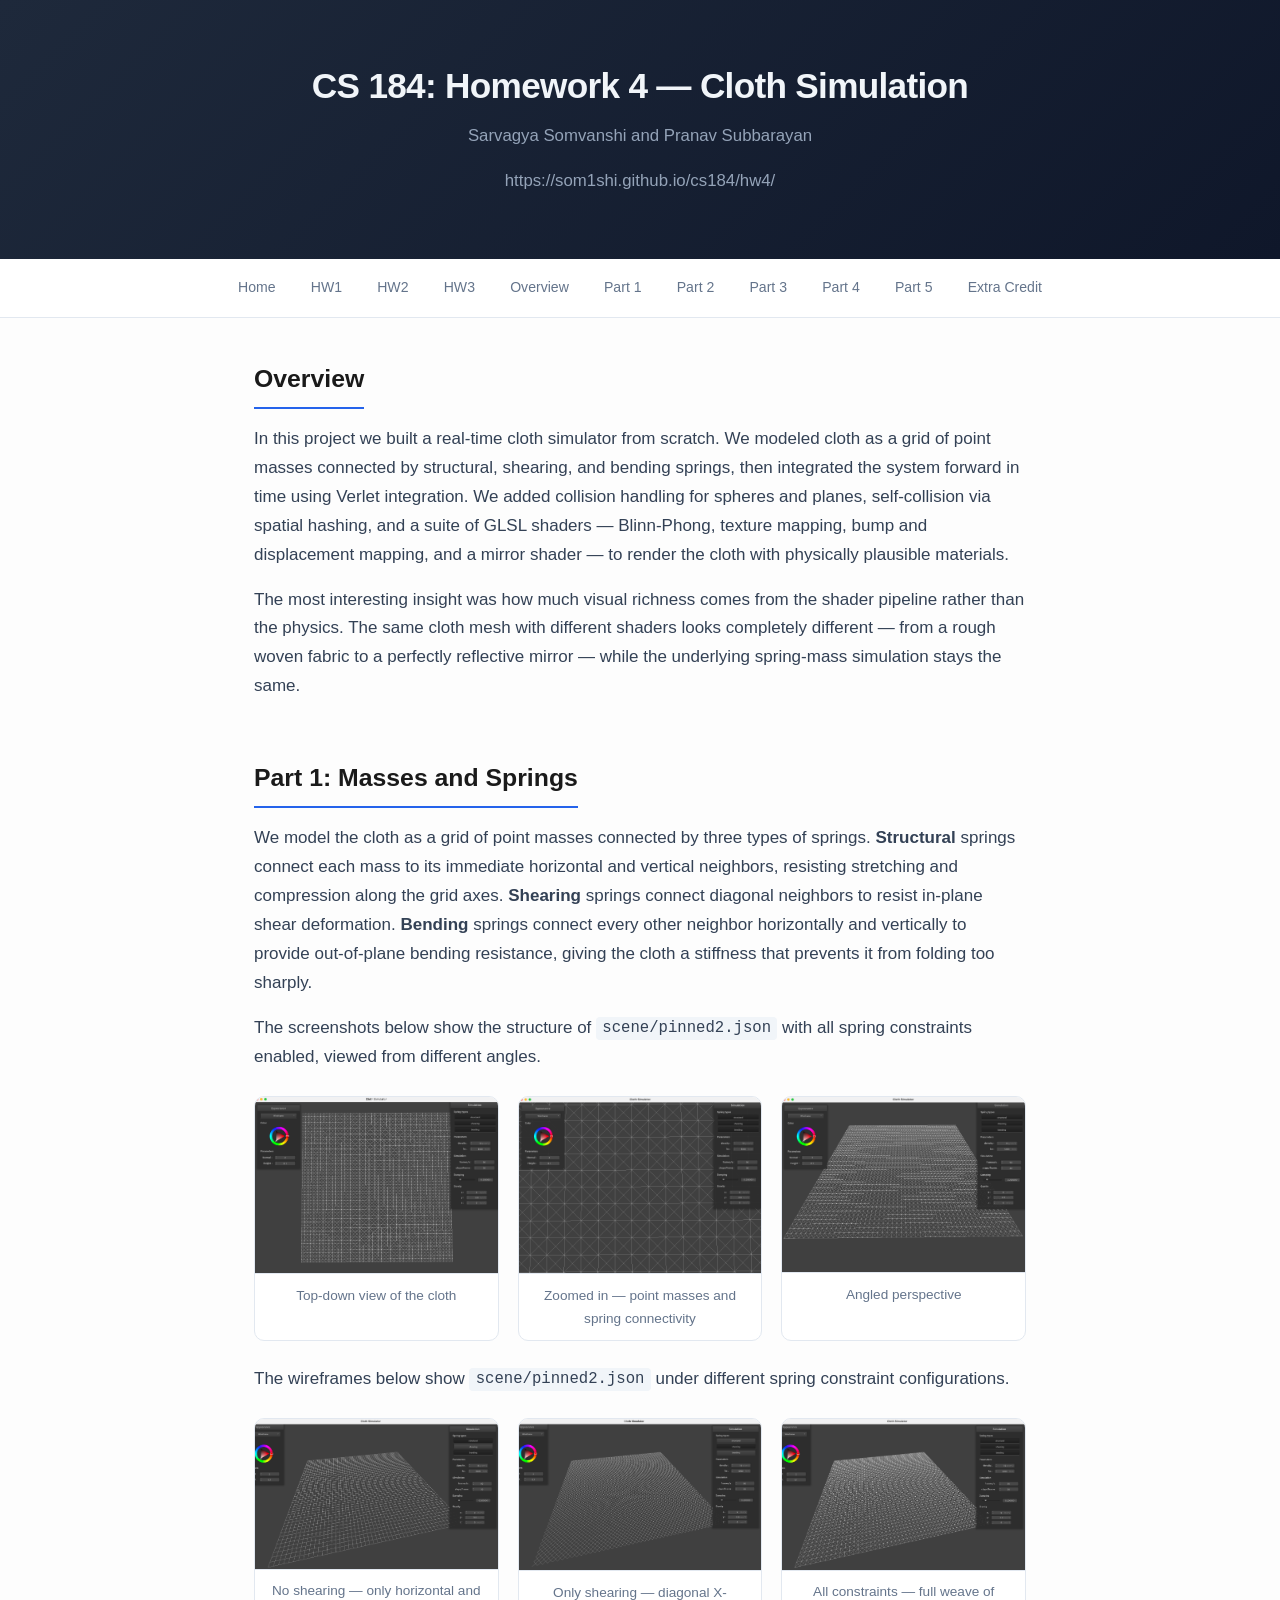
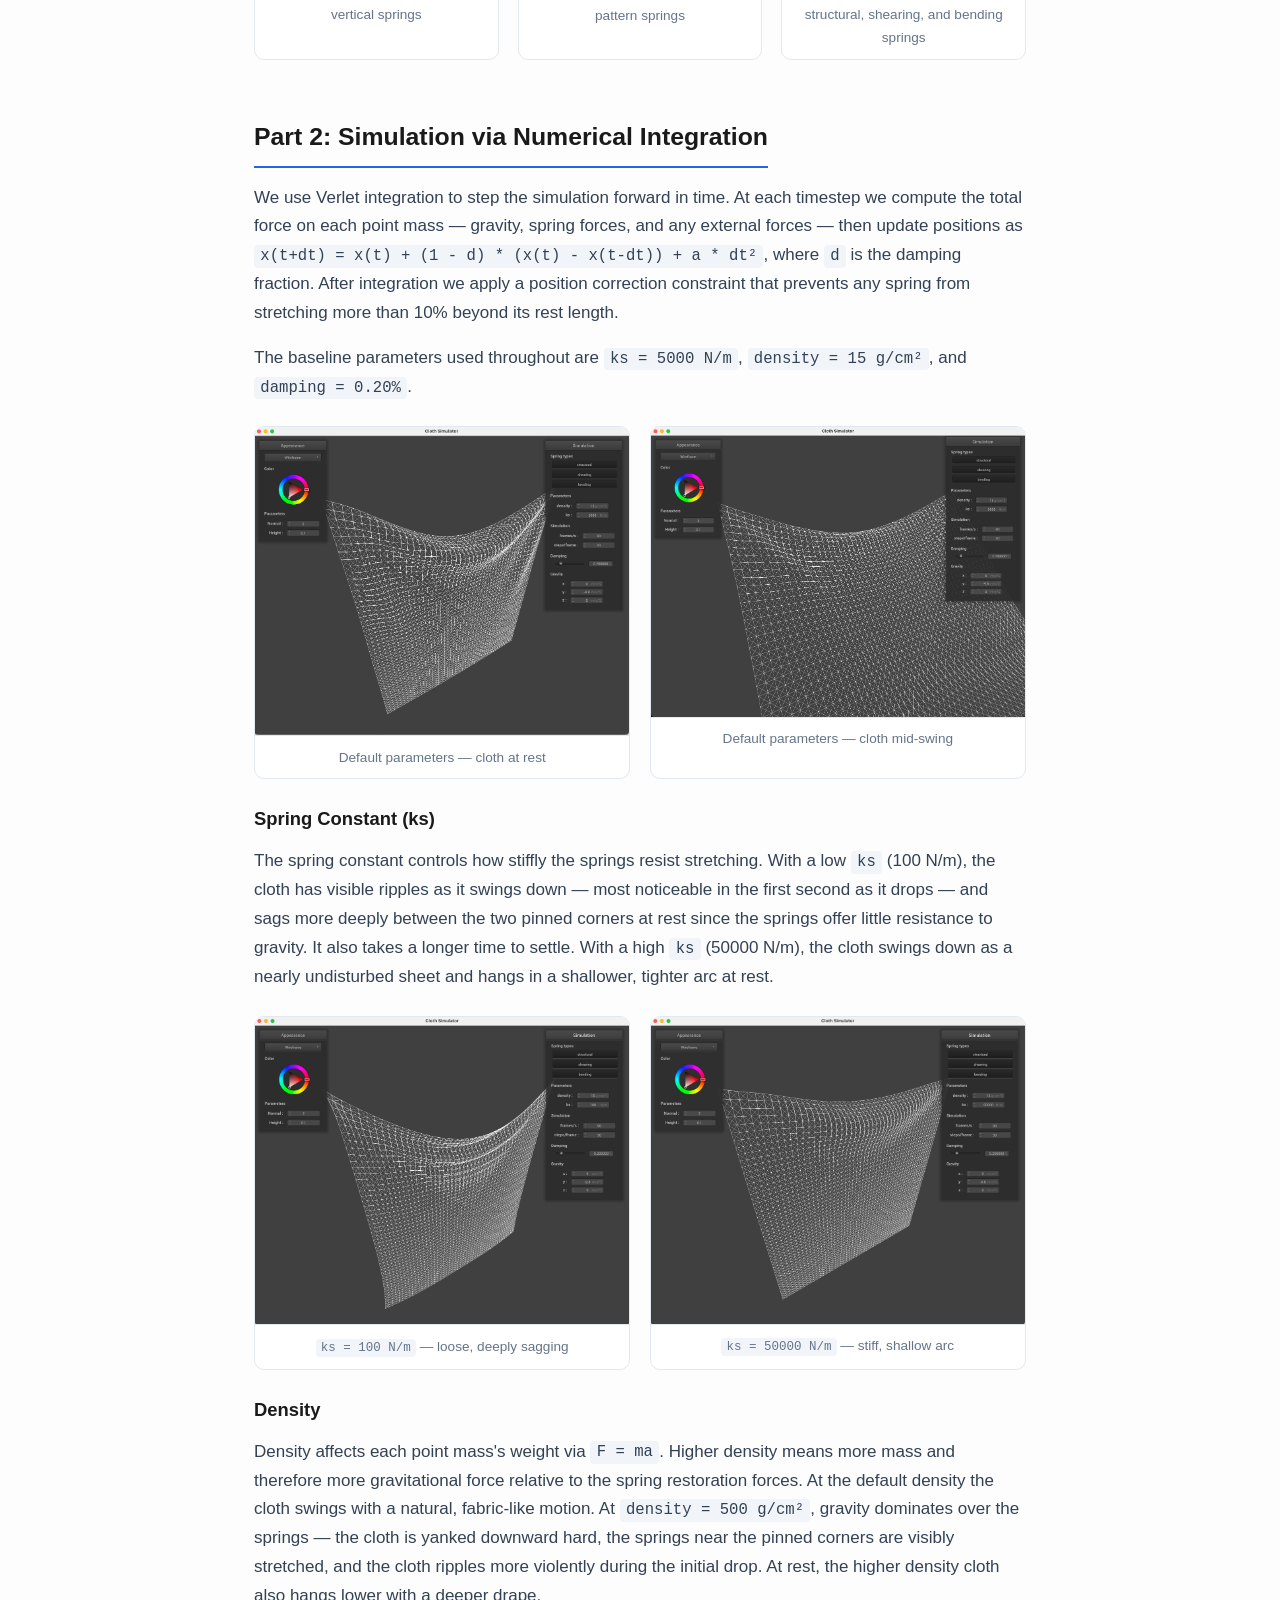
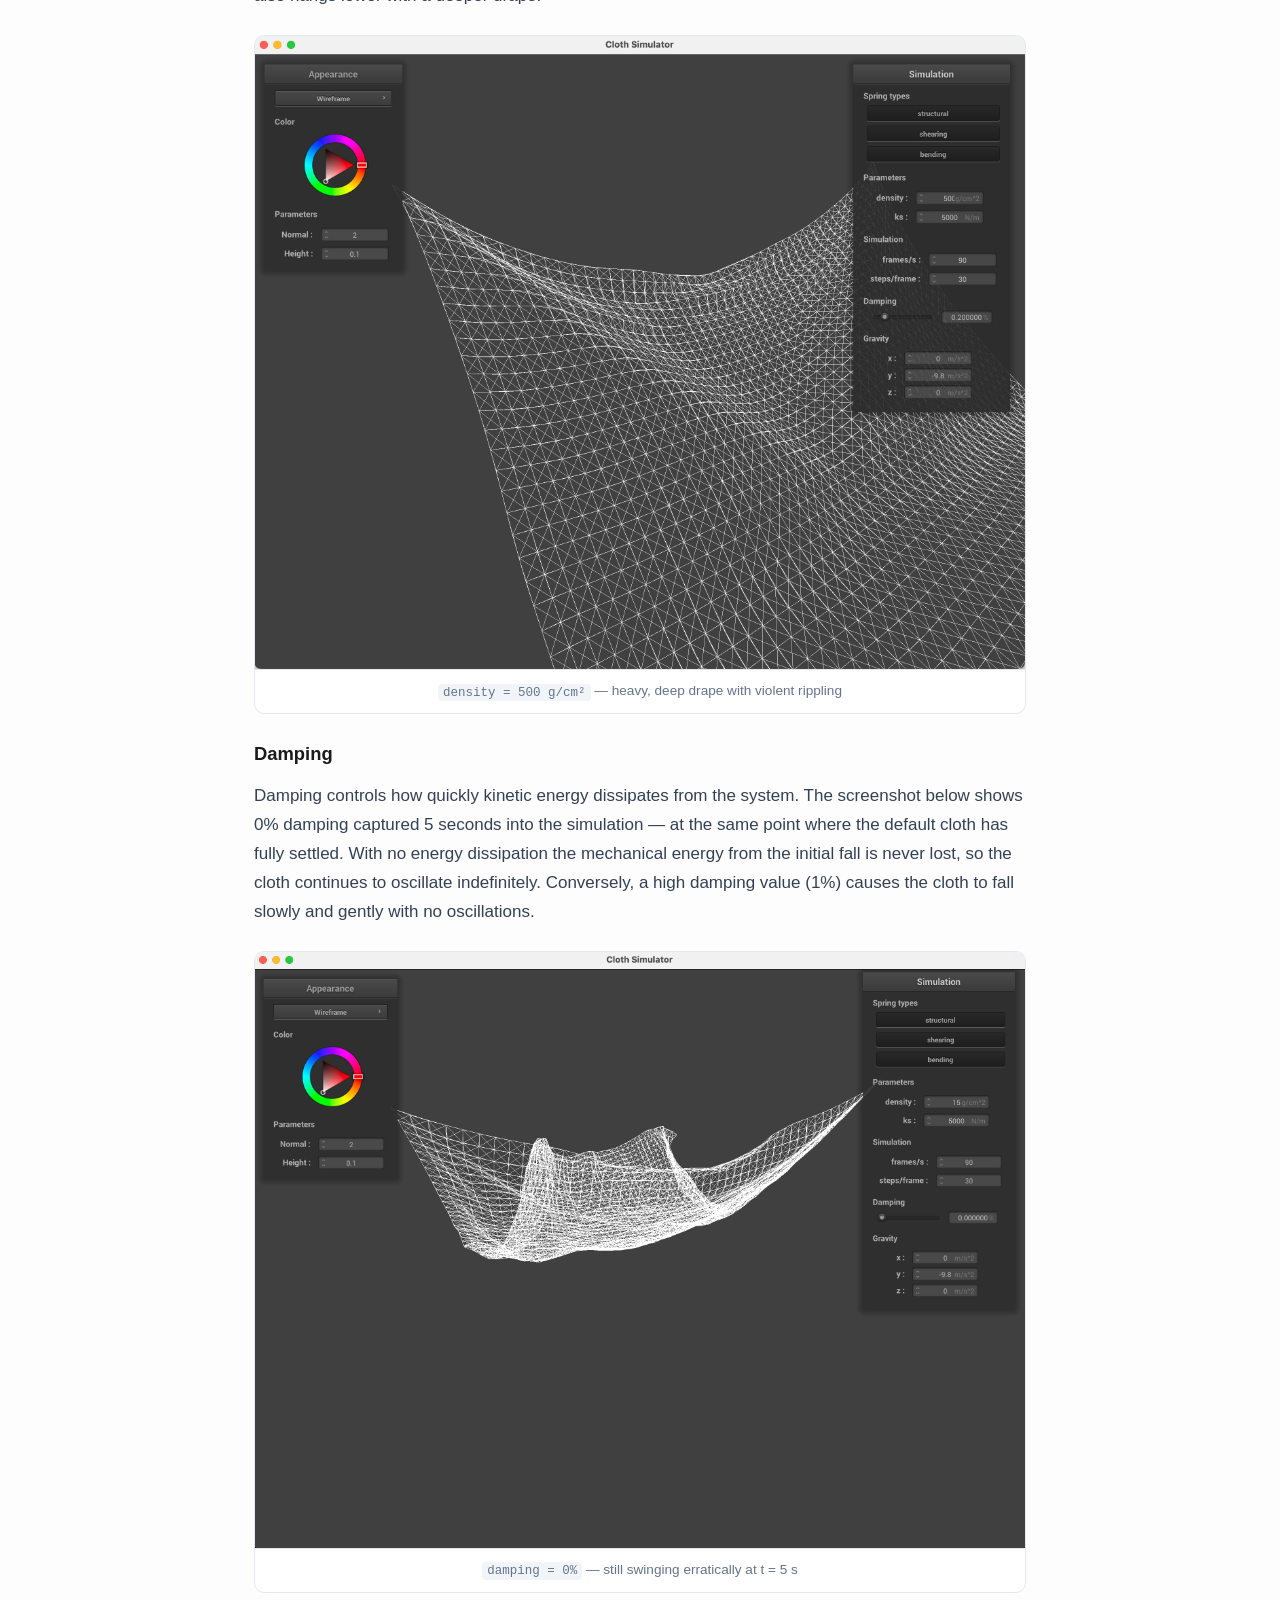
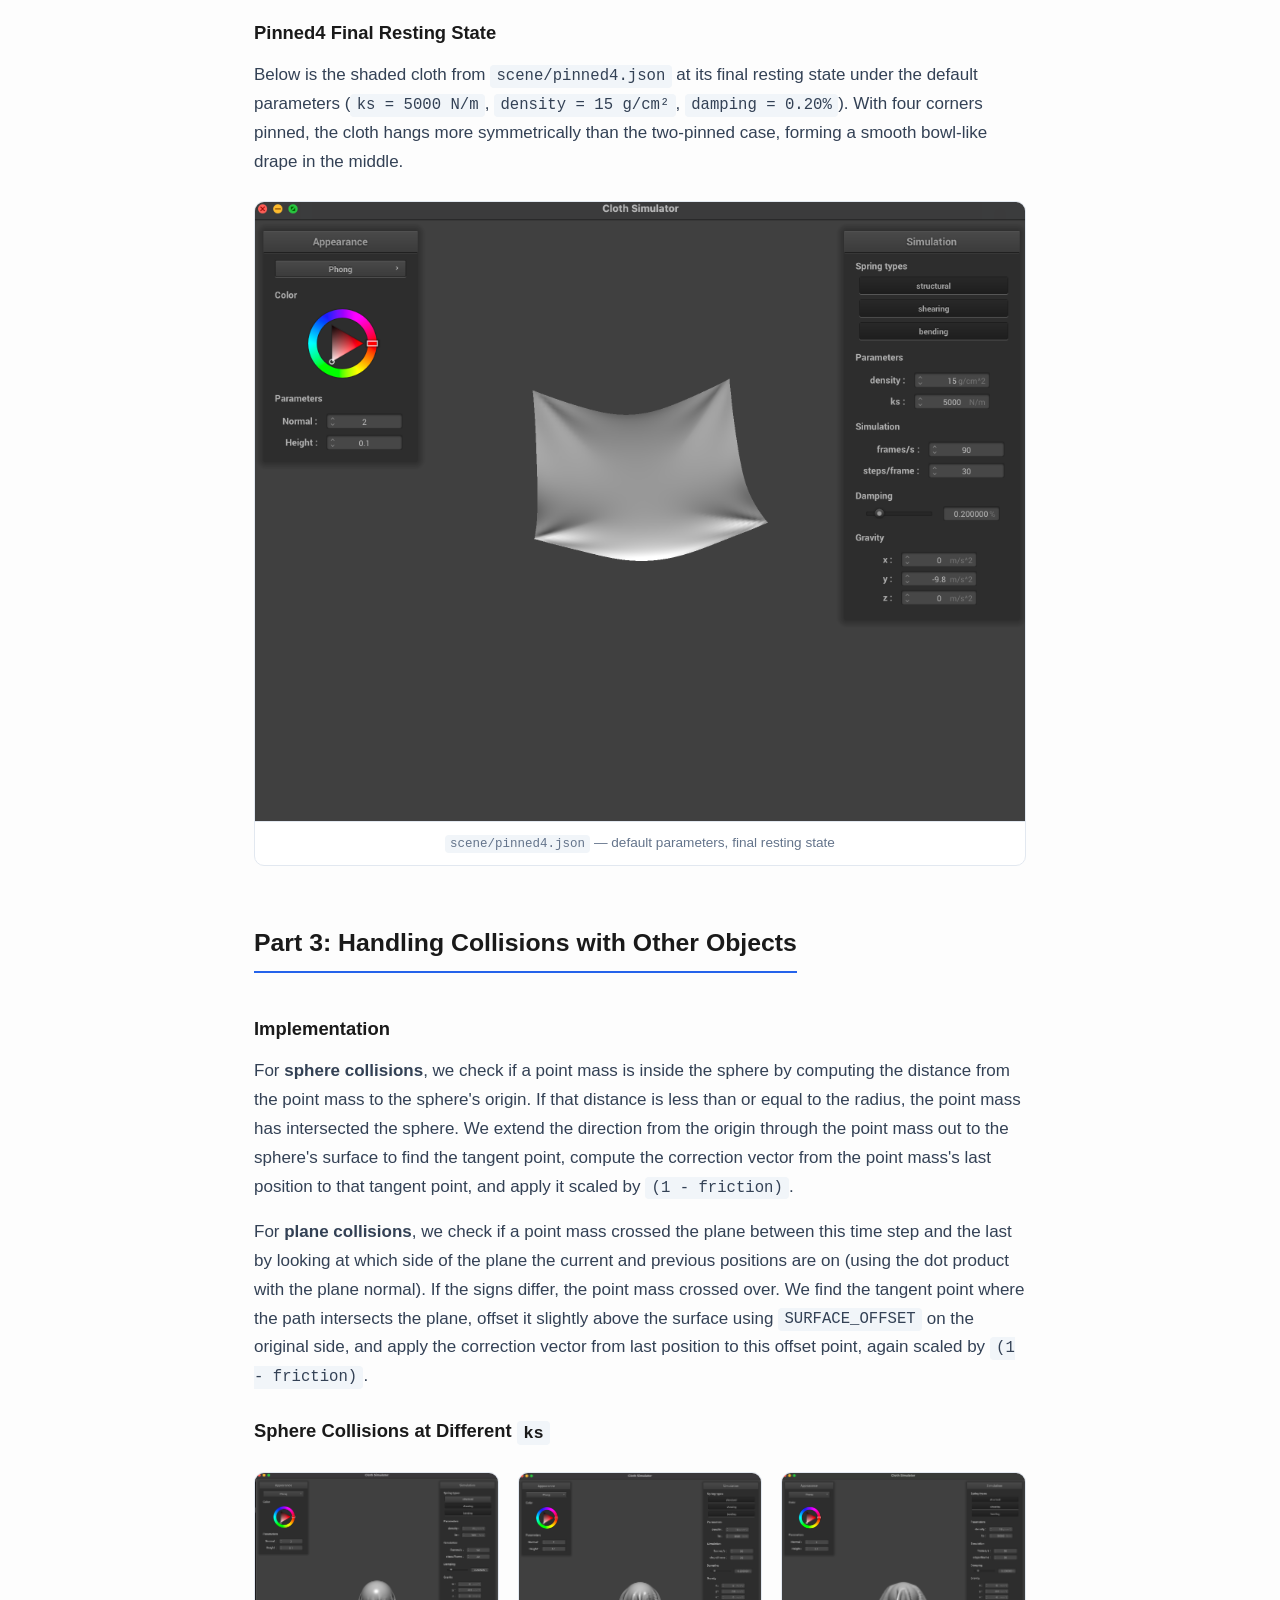
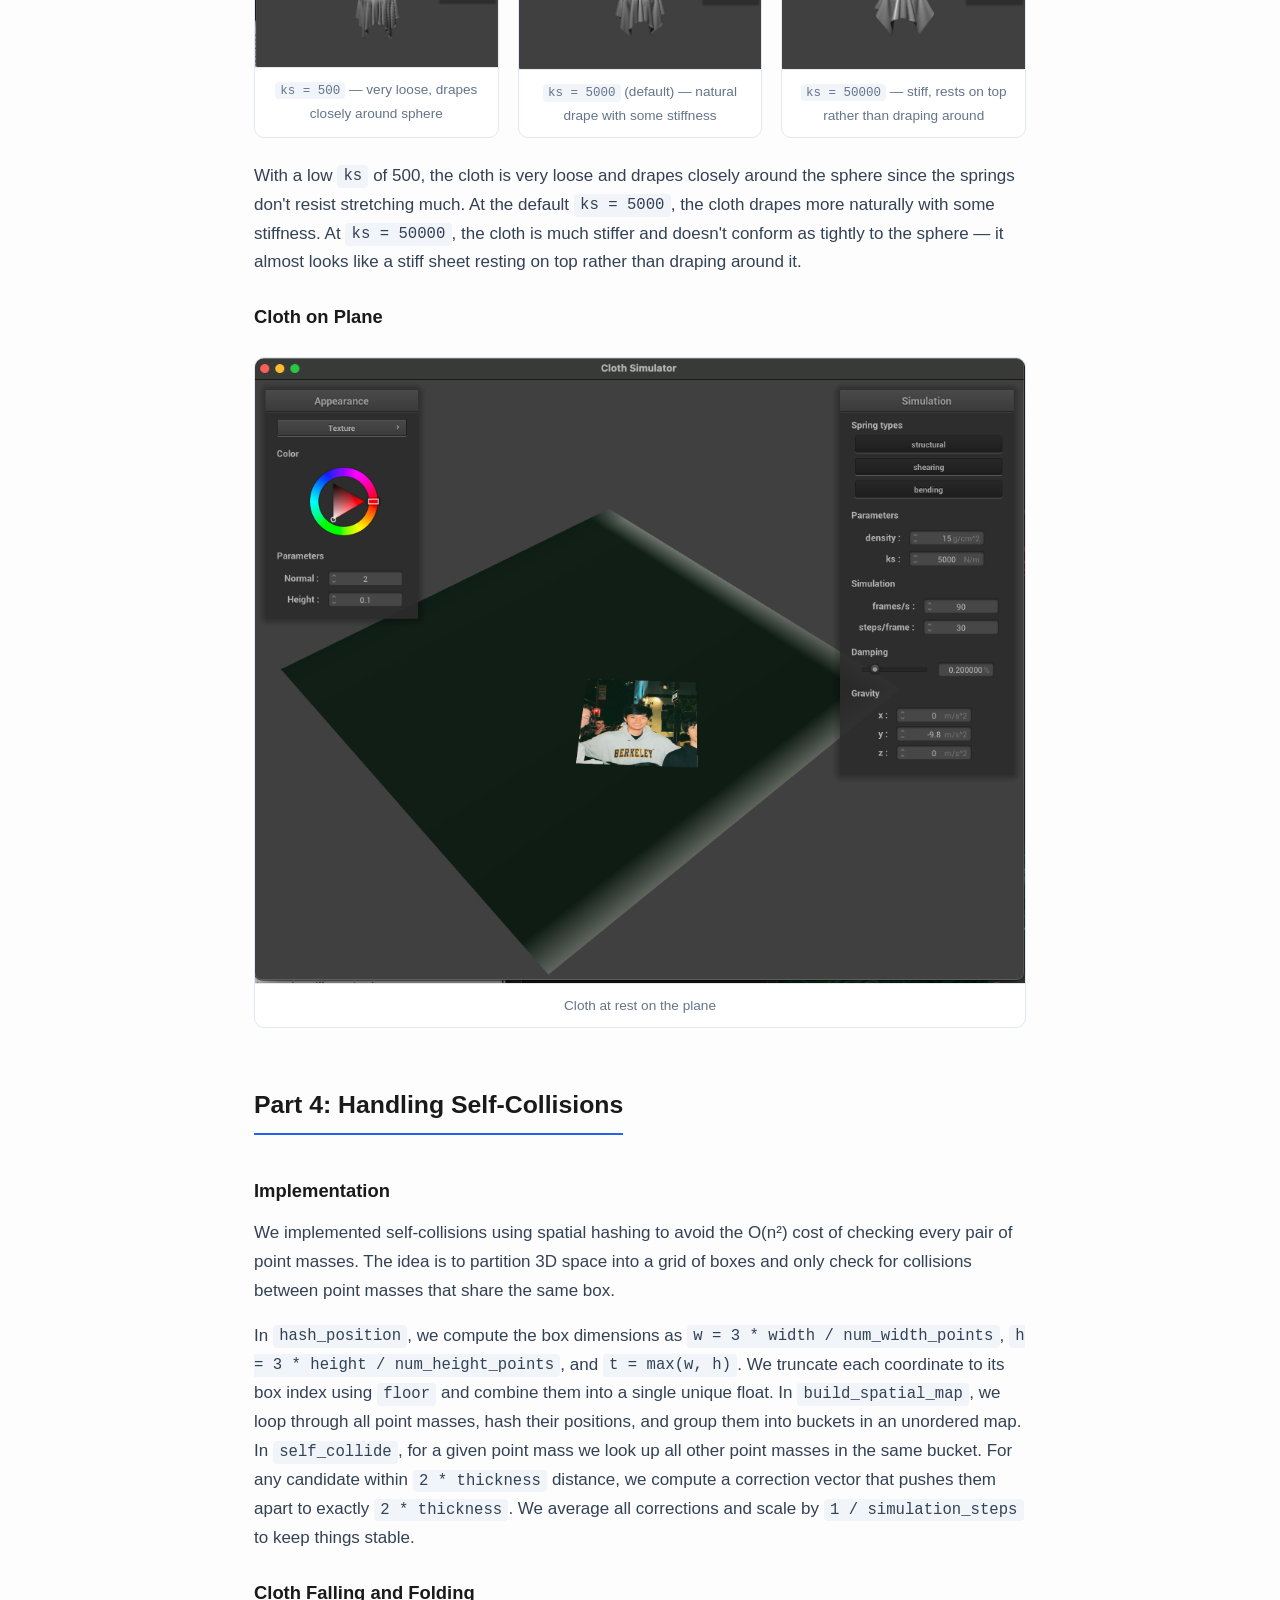
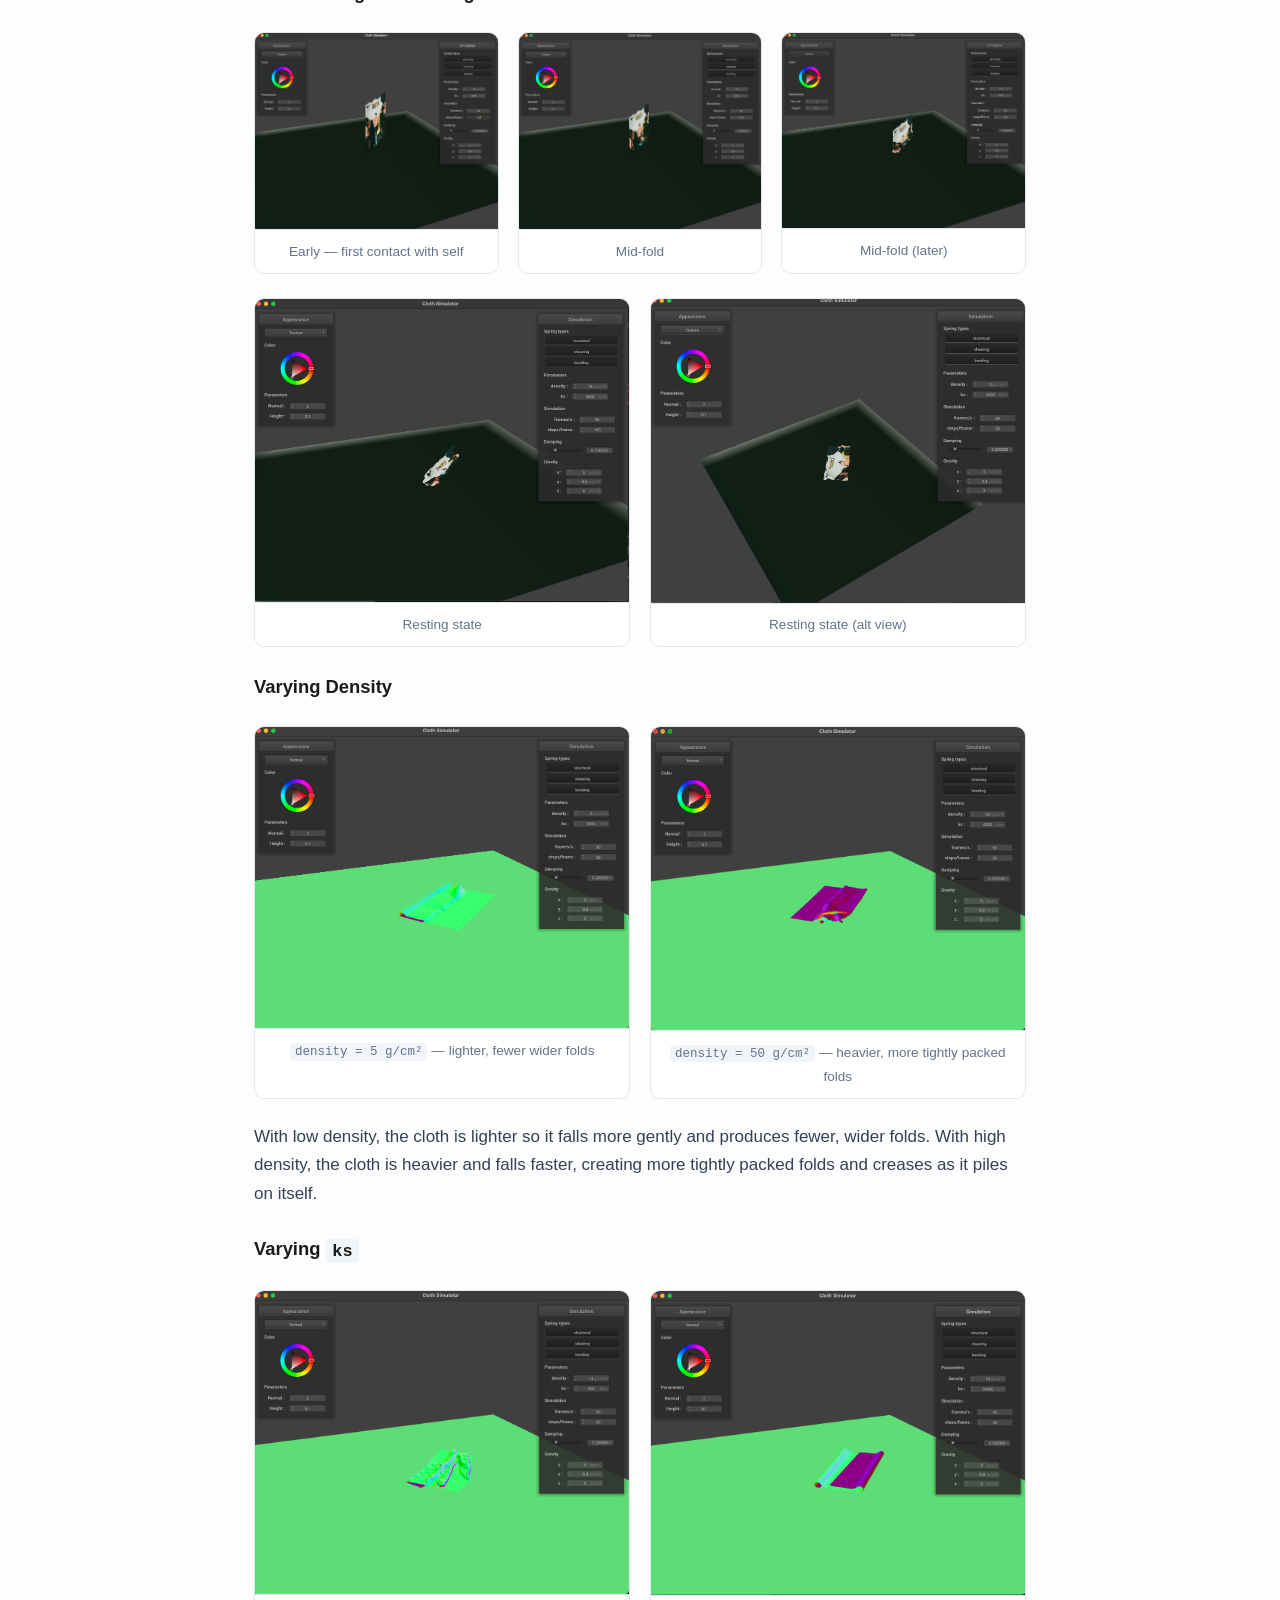
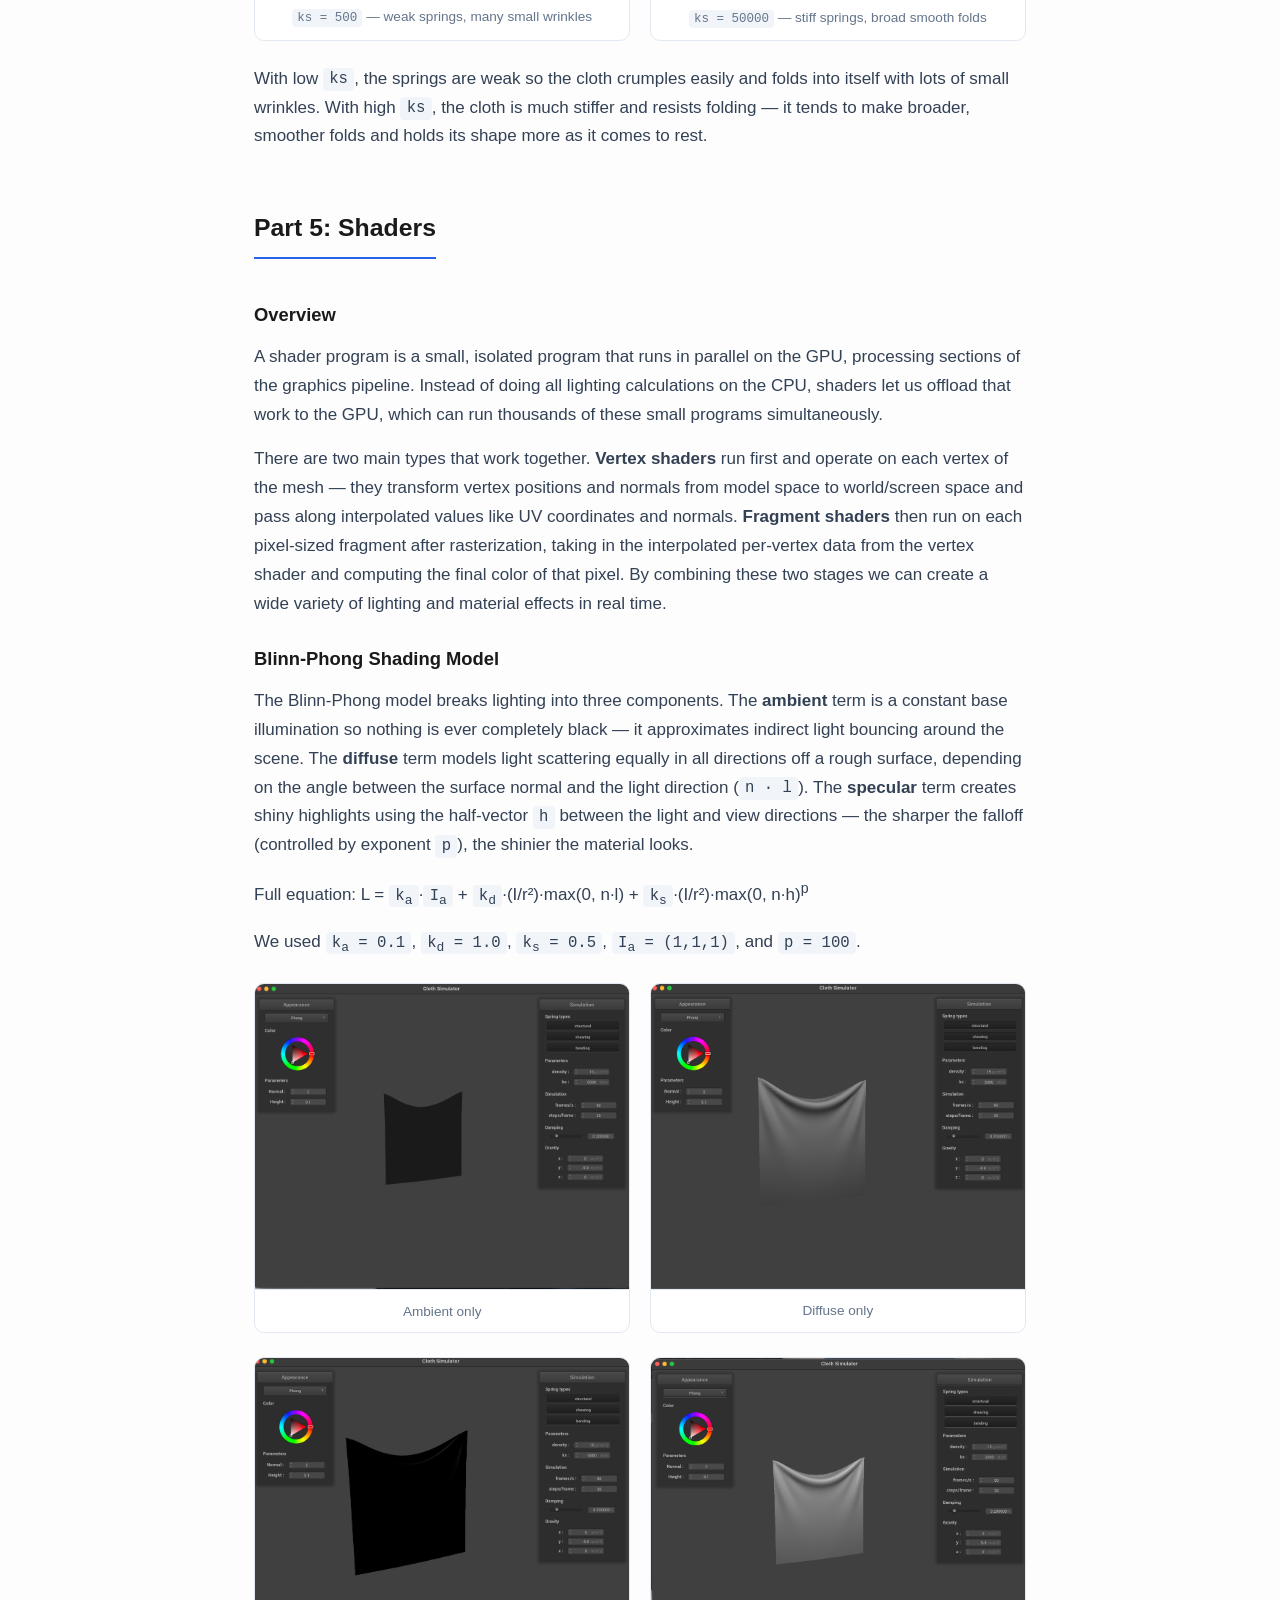
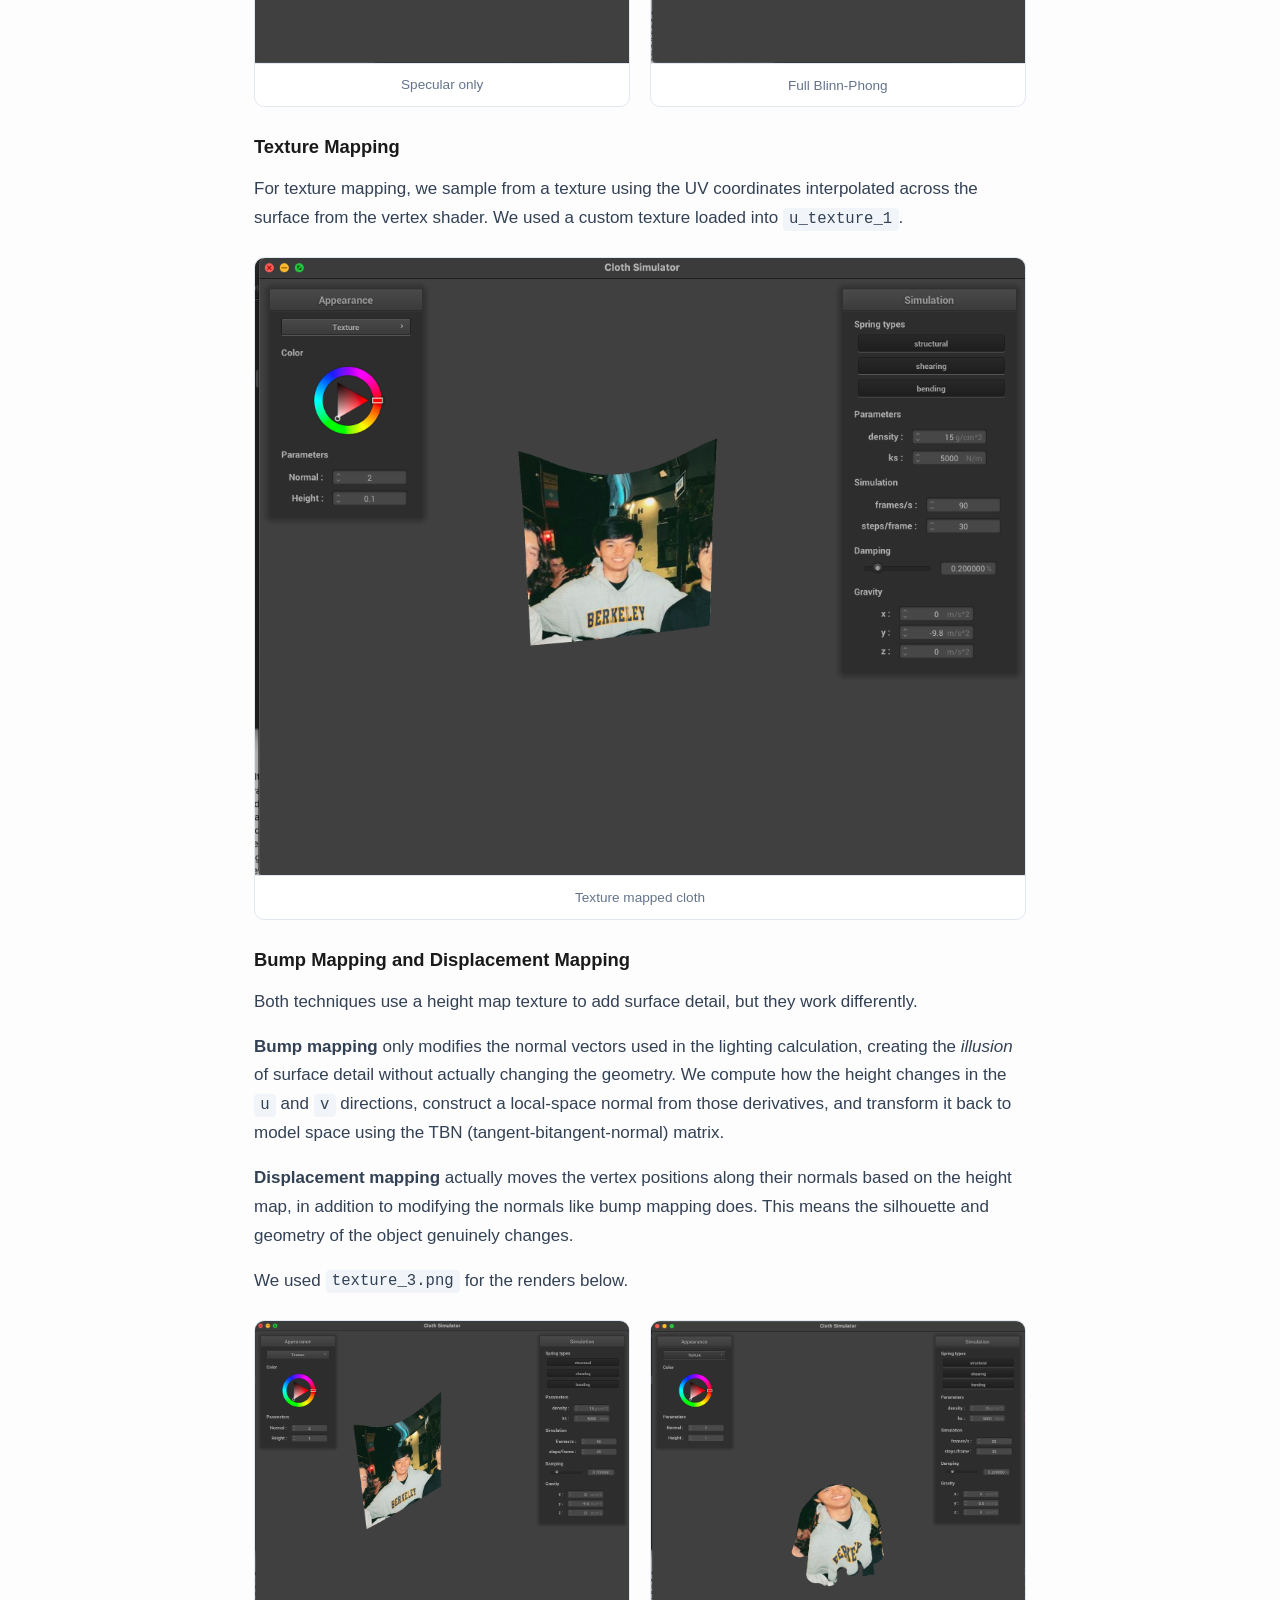
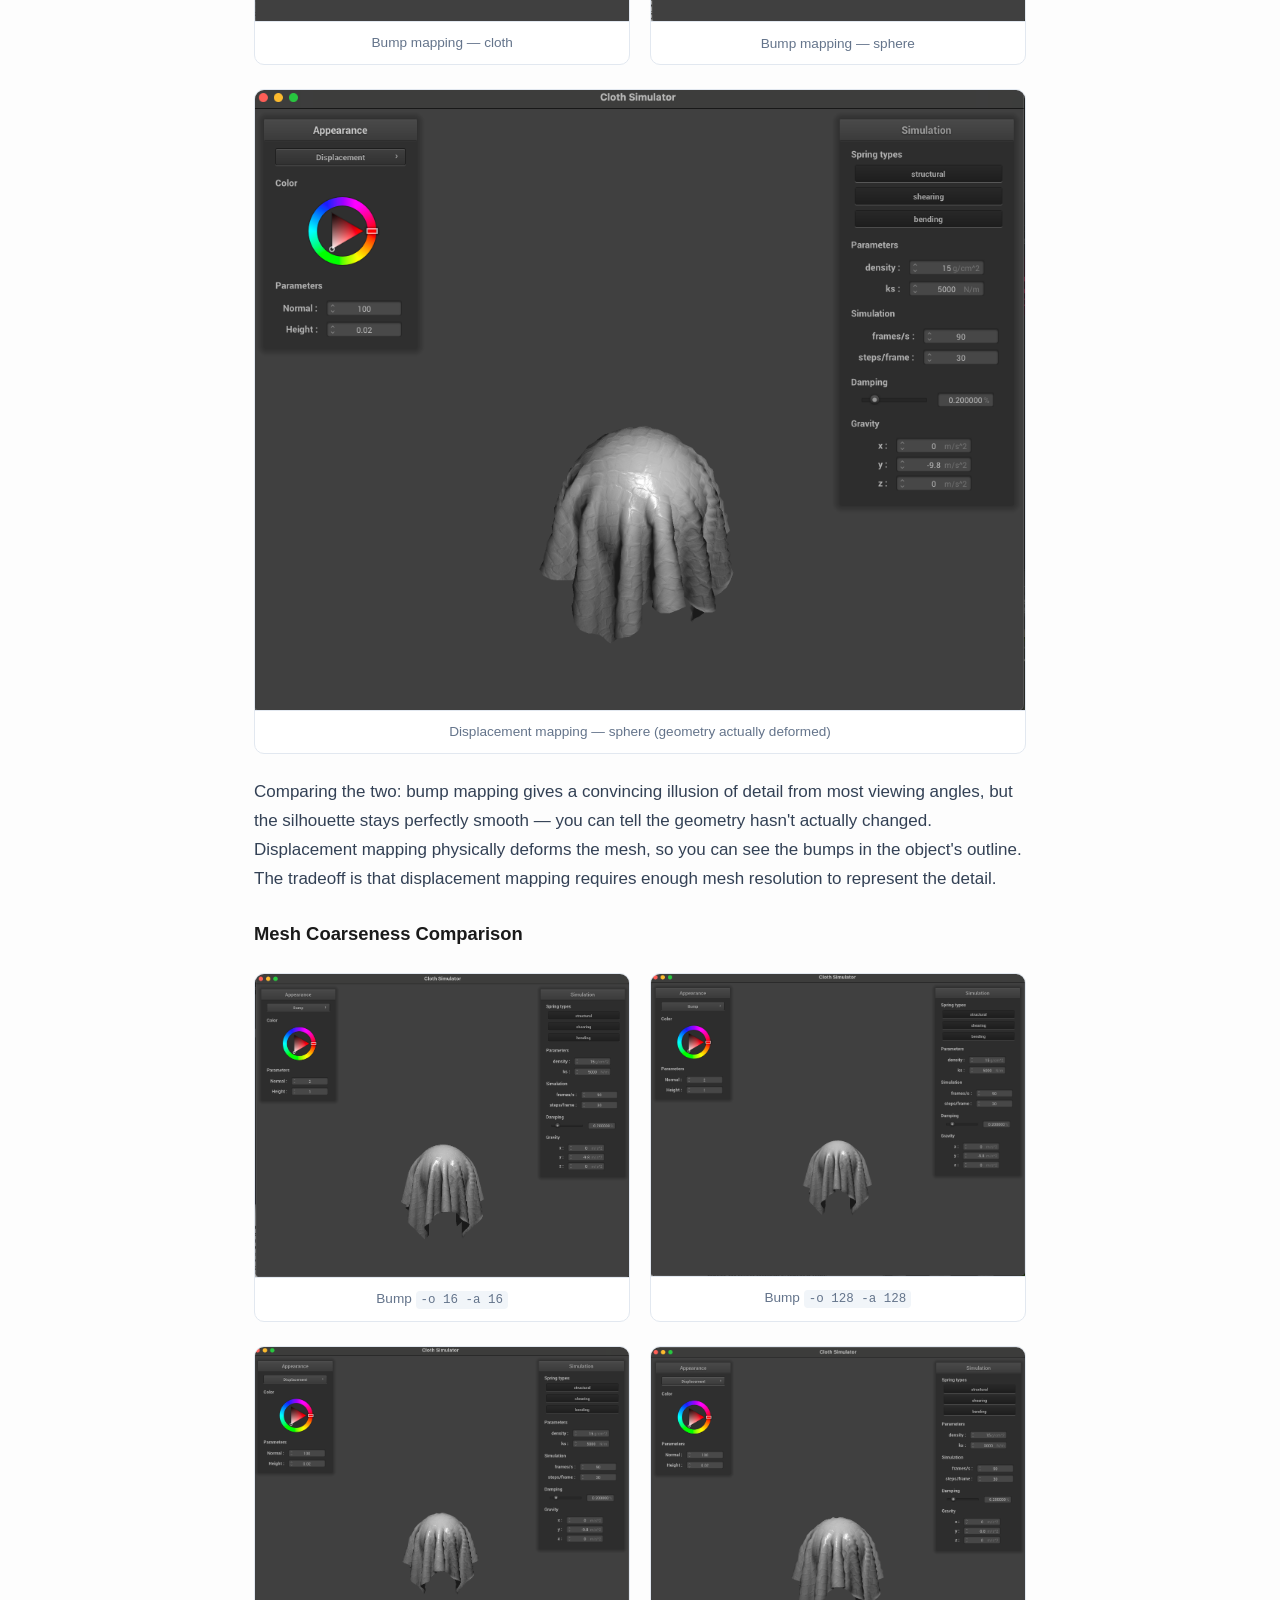
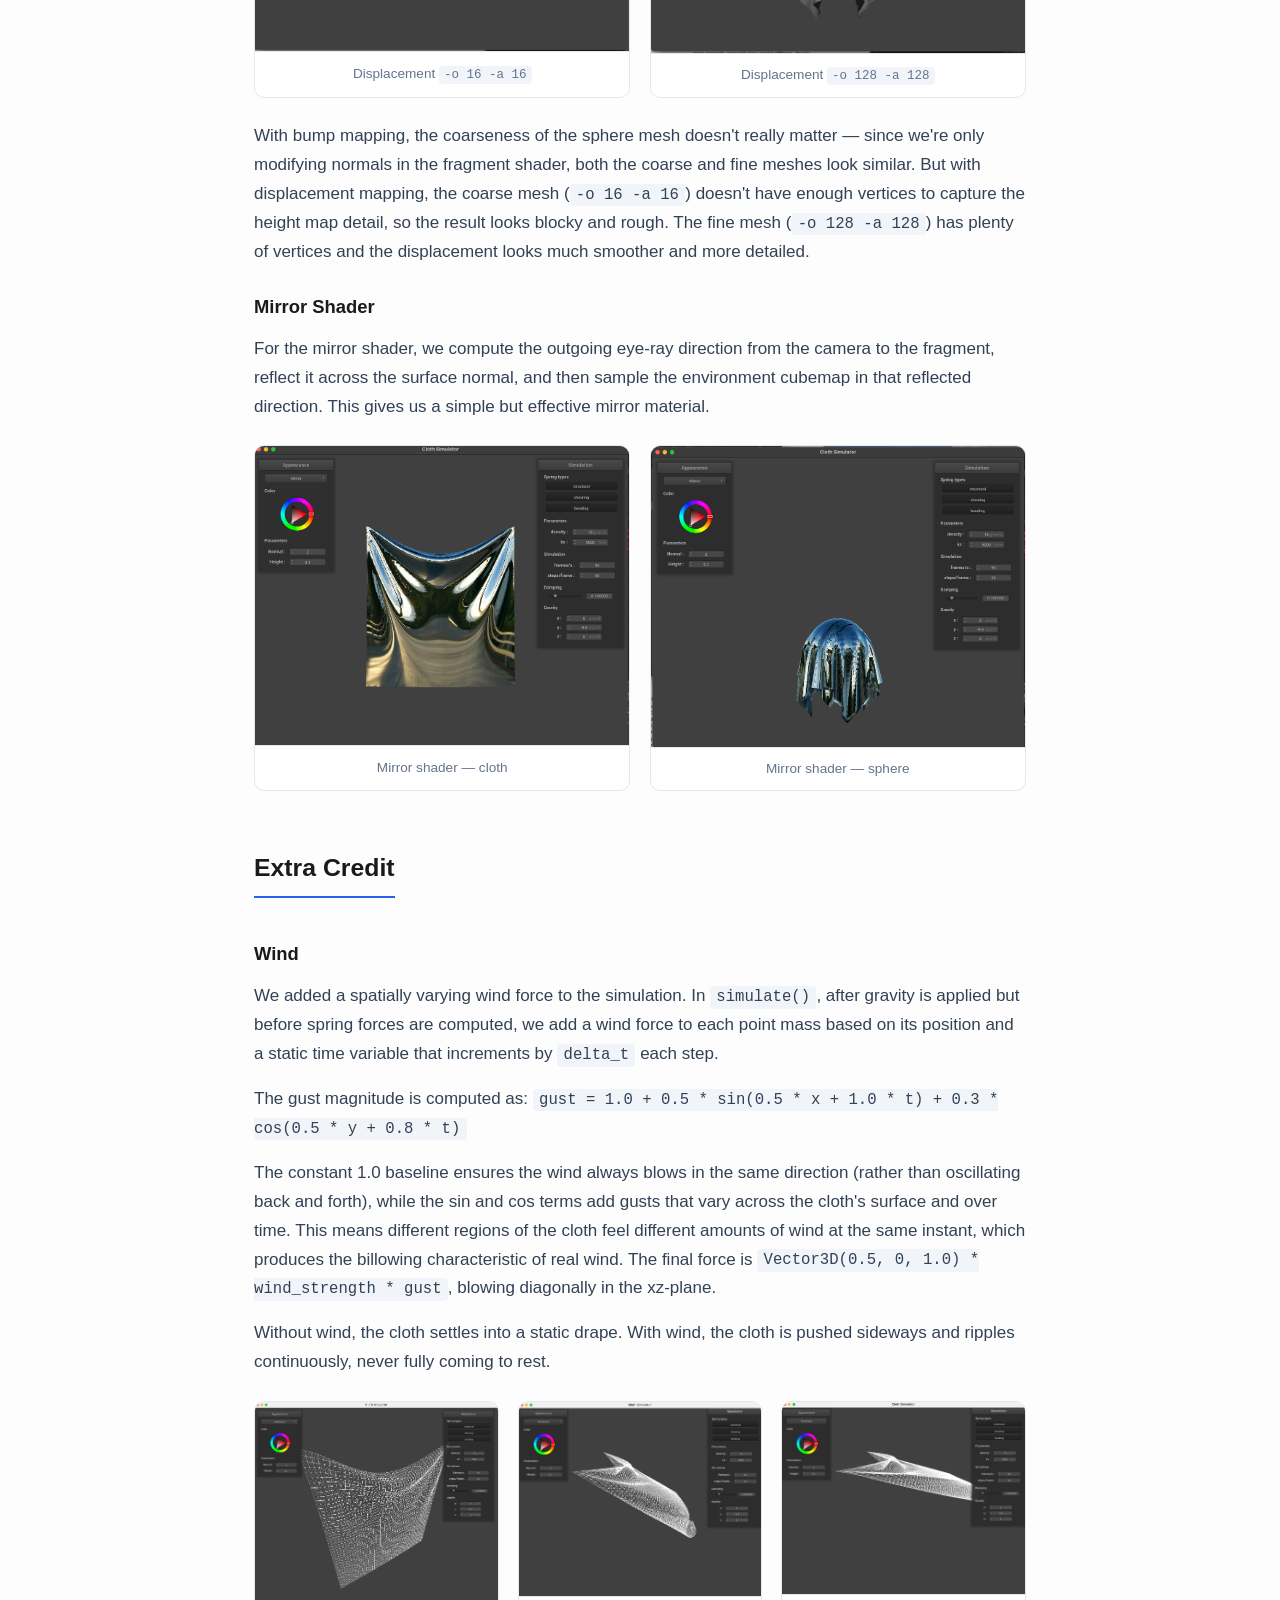
<file: hw4/index.html>
<!DOCTYPE html>
<html lang="en">
<head>
  <meta charset="UTF-8">
  <meta name="viewport" content="width=device-width, initial-scale=1.0">
  <title>CS 184 Homework 4 &mdash; Cloth Simulation</title>
  <style>
    :root {
      --bg: #fdfdfd;
      --fg: #1a1a1a;
      --accent: #2563eb;
      --muted: #64748b;
      --border: #e2e8f0;
      --card-bg: #ffffff;
      --code-bg: #f1f5f9;
    }

    * { margin: 0; padding: 0; box-sizing: border-box; }

    body {
      font-family: "Inter", -apple-system, BlinkMacSystemFont, "Segoe UI", Roboto, sans-serif;
      background: var(--bg);
      color: var(--fg);
      line-height: 1.7;
      font-size: 17px;
    }

    header {
      background: linear-gradient(135deg, #1e293b 0%, #0f172a 100%);
      color: #f1f5f9;
      padding: 3.5rem 1.5rem 3rem;
      text-align: center;
    }

    header h1 {
      font-size: 2.2rem;
      font-weight: 700;
      letter-spacing: -0.02em;
      margin-bottom: 0.4rem;
    }

    header p {
      color: #94a3b8;
      font-size: 1.05rem;
    }

    nav {
      position: sticky;
      top: 0;
      z-index: 100;
      background: rgba(255,255,255,0.92);
      backdrop-filter: blur(12px);
      border-bottom: 1px solid var(--border);
      padding: 0.7rem 1.5rem;
      display: flex;
      gap: 0.4rem;
      justify-content: center;
      flex-wrap: wrap;
    }

    nav a {
      color: var(--muted);
      text-decoration: none;
      font-size: 0.88rem;
      font-weight: 500;
      padding: 0.35rem 0.9rem;
      border-radius: 6px;
      transition: all 0.15s;
    }

    nav a:hover {
      color: var(--accent);
      background: #eff6ff;
    }

    main {
      max-width: 820px;
      margin: 0 auto;
      padding: 2.5rem 1.5rem 5rem;
    }

    section {
      margin-bottom: 3.5rem;
    }

    h2 {
      font-size: 1.55rem;
      font-weight: 700;
      margin-bottom: 1rem;
      padding-bottom: 0.45rem;
      border-bottom: 2px solid var(--accent);
      display: inline-block;
    }

    h3 {
      margin-top: 1.5rem;
      margin-bottom: 0.8rem;
      font-size: 1.15rem;
    }

    p {
      margin-bottom: 1rem;
      color: #334155;
    }

    .figures {
      display: grid;
      gap: 1.2rem;
      margin: 1.5rem 0;
    }

    .figures.one  { grid-template-columns: 1fr; }
    .figures.two  { grid-template-columns: 1fr 1fr; }
    .figures.three { grid-template-columns: 1fr 1fr 1fr; }
    .figures.four { grid-template-columns: 1fr 1fr; }

    @media (max-width: 700px) {
      .figures.two,
      .figures.three,
      .figures.four { grid-template-columns: 1fr; }
    }

    figure {
      background: var(--card-bg);
      border: 1px solid var(--border);
      border-radius: 10px;
      overflow: hidden;
      margin: 0;
    }

    figure img {
      width: 100%;
      display: block;
    }

    figcaption {
      padding: 0.6rem 0.85rem;
      font-size: 0.85rem;
      color: var(--muted);
      text-align: center;
      border-top: 1px solid var(--border);
    }

    code {
      background: var(--code-bg);
      padding: 0.15em 0.4em;
      border-radius: 4px;
      font-size: 0.92em;
      font-family: "SF Mono", "Fira Code", "Consolas", monospace;
    }

    table {
      width: 100%;
      border-collapse: collapse;
      margin: 1.5rem 0;
      font-size: 0.93rem;
    }

    th {
      background: var(--code-bg);
      padding: 0.55rem 0.8rem;
      text-align: left;
      border: 1px solid var(--border);
      font-weight: 600;
    }

    td {
      padding: 0.5rem 0.8rem;
      border: 1px solid var(--border);
      color: #334155;
      text-align: center;
    }

    tr:nth-child(even) td {
      background: #f8fafc;
    }

    footer {
      text-align: center;
      padding: 2rem 1rem;
      color: var(--muted);
      font-size: 0.85rem;
      border-top: 1px solid var(--border);
    }
  </style>
</head>
<body>

<header>
  <h1>CS 184: Homework 4 &mdash; Cloth Simulation</h1>
  <p>Sarvagya Somvanshi and Pranav Subbarayan</p>
  <p>https://som1shi.github.io/cs184/hw4/</p>
</header>

<nav>
  <a href="../">Home</a>
  <a href="../hw1/">HW1</a>
  <a href="../hw2/">HW2</a>
  <a href="../hw3/">HW3</a>
  <a href="#overview">Overview</a>
  <a href="#part1">Part 1</a>
  <a href="#part2">Part 2</a>
  <a href="#part3">Part 3</a>
  <a href="#part4">Part 4</a>
  <a href="#part5">Part 5</a>
  <a href="#extra-credit">Extra Credit</a>
</nav>

<main>

  <section id="overview">
    <h2>Overview</h2>
    <p>
      In this project we built a real-time cloth simulator from scratch. We modeled cloth as a grid of point masses connected by structural, shearing, and bending springs, then integrated the system forward in time using Verlet integration. We added collision handling for spheres and planes, self-collision via spatial hashing, and a suite of GLSL shaders — Blinn-Phong, texture mapping, bump and displacement mapping, and a mirror shader — to render the cloth with physically plausible materials.
    </p>
    <p>
      The most interesting insight was how much visual richness comes from the shader pipeline rather than the physics. The same cloth mesh with different shaders looks completely different — from a rough woven fabric to a perfectly reflective mirror — while the underlying spring-mass simulation stays the same.
    </p>
  </section>

  <!-- ===================== PART 1 ===================== -->
  <section id="part1">
    <h2>Part 1: Masses and Springs</h2>

    <p>
      We model the cloth as a grid of point masses connected by three types of springs. <strong>Structural</strong> springs connect each mass to its immediate horizontal and vertical neighbors, resisting stretching and compression along the grid axes. <strong>Shearing</strong> springs connect diagonal neighbors to resist in-plane shear deformation. <strong>Bending</strong> springs connect every other neighbor horizontally and vertically to provide out-of-plane bending resistance, giving the cloth a stiffness that prevents it from folding too sharply.
    </p>

    <p>The screenshots below show the structure of <code>scene/pinned2.json</code> with all spring constraints enabled, viewed from different angles.</p>
    <div class="figures three">
      <figure>
        <img src="images/part1_topdown.png" alt="Top-down view">
        <figcaption>Top-down view of the cloth</figcaption>
      </figure>
      <figure>
        <img src="images/part1_topdown_zoom.png" alt="Zoomed top-down view">
        <figcaption>Zoomed in — point masses and spring connectivity</figcaption>
      </figure>
      <figure>
        <img src="images/part1_angled.png" alt="Angled perspective view">
        <figcaption>Angled perspective</figcaption>
      </figure>
    </div>

    <p>The wireframes below show <code>scene/pinned2.json</code> under different spring constraint configurations.</p>

    <div class="figures three">
      <figure>
        <img src="images/part1_no_shearing.png" alt="No shearing constraints">
        <figcaption>No shearing — only horizontal and vertical springs</figcaption>
      </figure>
      <figure>
        <img src="images/part1_only_shearing.png" alt="Only shearing constraints">
        <figcaption>Only shearing — diagonal X-pattern springs</figcaption>
      </figure>
      <figure>
        <img src="images/part1_all_constraints.png" alt="All constraints">
        <figcaption>All constraints — full weave of structural, shearing, and bending springs</figcaption>
      </figure>
    </div>
  </section>

  <!-- ===================== PART 2 ===================== -->
  <section id="part2">
    <h2>Part 2: Simulation via Numerical Integration</h2>

    <p>
      We use Verlet integration to step the simulation forward in time. At each timestep we compute the total force on each point mass — gravity, spring forces, and any external forces — then update positions as <code>x(t+dt) = x(t) + (1 - d) * (x(t) - x(t-dt)) + a * dt²</code>, where <code>d</code> is the damping fraction. After integration we apply a position correction constraint that prevents any spring from stretching more than 10% beyond its rest length.
    </p>

    <p>
      The baseline parameters used throughout are <code>ks = 5000 N/m</code>, <code>density = 15 g/cm²</code>, and <code>damping = 0.20%</code>.
    </p>

    <div class="figures two">
      <figure>
        <img src="images/part2_default_hang.png" alt="Default parameters at rest">
        <figcaption>Default parameters — cloth at rest</figcaption>
      </figure>
      <figure>
        <img src="images/part2_default_swing.png" alt="Default parameters mid-swing">
        <figcaption>Default parameters — cloth mid-swing</figcaption>
      </figure>
    </div>

    <h3>Spring Constant (ks)</h3>
    <p>
      The spring constant controls how stiffly the springs resist stretching. With a low <code>ks</code> (100 N/m), the cloth has visible ripples as it swings down — most noticeable in the first second as it drops — and sags more deeply between the two pinned corners at rest since the springs offer little resistance to gravity. It also takes a longer time to settle. With a high <code>ks</code> (50000 N/m), the cloth swings down as a nearly undisturbed sheet and hangs in a shallower, tighter arc at rest.
    </p>

    <div class="figures two">
      <figure>
        <img src="images/part2_ks_low.png" alt="ks = 100 N/m">
        <figcaption><code>ks = 100 N/m</code> — loose, deeply sagging</figcaption>
      </figure>
      <figure>
        <img src="images/part2_ks_high.png" alt="ks = 50000 N/m">
        <figcaption><code>ks = 50000 N/m</code> — stiff, shallow arc</figcaption>
      </figure>
    </div>

    <h3>Density</h3>
    <p>
      Density affects each point mass's weight via <code>F = ma</code>. Higher density means more mass and therefore more gravitational force relative to the spring restoration forces. At the default density the cloth swings with a natural, fabric-like motion. At <code>density = 500 g/cm²</code>, gravity dominates over the springs — the cloth is yanked downward hard, the springs near the pinned corners are visibly stretched, and the cloth ripples more violently during the initial drop. At rest, the higher density cloth also hangs lower with a deeper drape.
    </p>

    <div class="figures one">
      <figure>
        <img src="images/part2_density_high.png" alt="density = 500 g/cm²">
        <figcaption><code>density = 500 g/cm²</code> — heavy, deep drape with violent rippling</figcaption>
      </figure>
    </div>

    <h3>Damping</h3>
    <p>
      Damping controls how quickly kinetic energy dissipates from the system. The screenshot below shows 0% damping captured 5 seconds into the simulation — at the same point where the default cloth has fully settled. With no energy dissipation the mechanical energy from the initial fall is never lost, so the cloth continues to oscillate indefinitely. Conversely, a high damping value (1%) causes the cloth to fall slowly and gently with no oscillations.
    </p>

    <div class="figures one">
      <figure>
        <img src="images/part2_damping_zero.png" alt="0% damping">
        <figcaption><code>damping = 0%</code> — still swinging erratically at t = 5 s</figcaption>
      </figure>
    </div>

    <h3>Pinned4 Final Resting State</h3>
    <p>
      Below is the shaded cloth from <code>scene/pinned4.json</code> at its final resting state under the default parameters (<code>ks = 5000 N/m</code>, <code>density = 15 g/cm²</code>, <code>damping = 0.20%</code>). With four corners pinned, the cloth hangs more symmetrically than the two-pinned case, forming a smooth bowl-like drape in the middle.
    </p>

    <div class="figures one">
      <figure>
        <img src="images/part2_pinned4.png" alt="pinned4 resting state">
        <figcaption><code>scene/pinned4.json</code> — default parameters, final resting state</figcaption>
      </figure>
    </div>
  </section>

  <!-- ===================== PART 3 ===================== -->
  <section id="part3">
    <h2>Part 3: Handling Collisions with Other Objects</h2>

    <h3>Implementation</h3>
    <p>
      For <strong>sphere collisions</strong>, we check if a point mass is inside the sphere by computing the distance from the point mass to the sphere's origin. If that distance is less than or equal to the radius, the point mass has intersected the sphere. We extend the direction from the origin through the point mass out to the sphere's surface to find the tangent point, compute the correction vector from the point mass's last position to that tangent point, and apply it scaled by <code>(1 - friction)</code>.
    </p>
    <p>
      For <strong>plane collisions</strong>, we check if a point mass crossed the plane between this time step and the last by looking at which side of the plane the current and previous positions are on (using the dot product with the plane normal). If the signs differ, the point mass crossed over. We find the tangent point where the path intersects the plane, offset it slightly above the surface using <code>SURFACE_OFFSET</code> on the original side, and apply the correction vector from last position to this offset point, again scaled by <code>(1 - friction)</code>.
    </p>

    <h3>Sphere Collisions at Different <code>ks</code></h3>

    <div class="figures three">
      <figure>
        <img src="images/sphere_ks500.png" alt="ks = 500">
        <figcaption><code>ks = 500</code> — very loose, drapes closely around sphere</figcaption>
      </figure>
      <figure>
        <img src="images/sphere_ks5000.png" alt="ks = 5000 (default)">
        <figcaption><code>ks = 5000</code> (default) — natural drape with some stiffness</figcaption>
      </figure>
      <figure>
        <img src="images/sphere_ks50000.png" alt="ks = 50000">
        <figcaption><code>ks = 50000</code> — stiff, rests on top rather than draping around</figcaption>
      </figure>
    </div>

    <p>
      With a low <code>ks</code> of 500, the cloth is very loose and drapes closely around the sphere since the springs don't resist stretching much. At the default <code>ks = 5000</code>, the cloth drapes more naturally with some stiffness. At <code>ks = 50000</code>, the cloth is much stiffer and doesn't conform as tightly to the sphere — it almost looks like a stiff sheet resting on top rather than draping around it.
    </p>

    <h3>Cloth on Plane</h3>

    <div class="figures one">
      <figure>
        <img src="images/plane.png" alt="Cloth resting on plane">
        <figcaption>Cloth at rest on the plane</figcaption>
      </figure>
    </div>
  </section>

  <!-- ===================== PART 4 ===================== -->
  <section id="part4">
    <h2>Part 4: Handling Self-Collisions</h2>

    <h3>Implementation</h3>
    <p>
      We implemented self-collisions using spatial hashing to avoid the O(n²) cost of checking every pair of point masses. The idea is to partition 3D space into a grid of boxes and only check for collisions between point masses that share the same box.
    </p>
    <p>
      In <code>hash_position</code>, we compute the box dimensions as <code>w = 3 * width / num_width_points</code>, <code>h = 3 * height / num_height_points</code>, and <code>t = max(w, h)</code>. We truncate each coordinate to its box index using <code>floor</code> and combine them into a single unique float. In <code>build_spatial_map</code>, we loop through all point masses, hash their positions, and group them into buckets in an unordered map. In <code>self_collide</code>, for a given point mass we look up all other point masses in the same bucket. For any candidate within <code>2 * thickness</code> distance, we compute a correction vector that pushes them apart to exactly <code>2 * thickness</code>. We average all corrections and scale by <code>1 / simulation_steps</code> to keep things stable.
    </p>

    <h3>Cloth Falling and Folding</h3>

    <div class="figures three">
      <figure>
        <img src="images/self_before.png" alt="Early collision">
        <figcaption>Early — first contact with self</figcaption>
      </figure>
      <figure>
        <img src="images/self_mid.png" alt="Mid-fold">
        <figcaption>Mid-fold</figcaption>
      </figure>
      <figure>
        <img src="images/self_mid2.png" alt="Mid-fold 2">
        <figcaption>Mid-fold (later)</figcaption>
      </figure>
    </div>

    <div class="figures two">
      <figure>
        <img src="images/self_rest.png" alt="Resting state">
        <figcaption>Resting state</figcaption>
      </figure>
      <figure>
        <img src="images/self_rest2.png" alt="Resting state 2">
        <figcaption>Resting state (alt view)</figcaption>
      </figure>
    </div>

    <h3>Varying Density</h3>

    <div class="figures two">
      <figure>
        <img src="images/self_density1.png" alt="density = 5">
        <figcaption><code>density = 5 g/cm²</code> — lighter, fewer wider folds</figcaption>
      </figure>
      <figure>
        <img src="images/self_desnity2.png" alt="density = 50">
        <figcaption><code>density = 50 g/cm²</code> — heavier, more tightly packed folds</figcaption>
      </figure>
    </div>

    <p>
      With low density, the cloth is lighter so it falls more gently and produces fewer, wider folds. With high density, the cloth is heavier and falls faster, creating more tightly packed folds and creases as it piles on itself.
    </p>

    <h3>Varying <code>ks</code></h3>

    <div class="figures two">
      <figure>
        <img src="images/self_ks500.png" alt="ks = 500">
        <figcaption><code>ks = 500</code> — weak springs, many small wrinkles</figcaption>
      </figure>
      <figure>
        <img src="images/self_ks50000.png" alt="ks = 50000">
        <figcaption><code>ks = 50000</code> — stiff springs, broad smooth folds</figcaption>
      </figure>
    </div>

    <p>
      With low <code>ks</code>, the springs are weak so the cloth crumples easily and folds into itself with lots of small wrinkles. With high <code>ks</code>, the cloth is much stiffer and resists folding — it tends to make broader, smoother folds and holds its shape more as it comes to rest.
    </p>
  </section>

  <!-- ===================== PART 5 ===================== -->
  <section id="part5">
    <h2>Part 5: Shaders</h2>

    <h3>Overview</h3>
    <p>
      A shader program is a small, isolated program that runs in parallel on the GPU, processing sections of the graphics pipeline. Instead of doing all lighting calculations on the CPU, shaders let us offload that work to the GPU, which can run thousands of these small programs simultaneously.
    </p>
    <p>
      There are two main types that work together. <strong>Vertex shaders</strong> run first and operate on each vertex of the mesh — they transform vertex positions and normals from model space to world/screen space and pass along interpolated values like UV coordinates and normals. <strong>Fragment shaders</strong> then run on each pixel-sized fragment after rasterization, taking in the interpolated per-vertex data from the vertex shader and computing the final color of that pixel. By combining these two stages we can create a wide variety of lighting and material effects in real time.
    </p>

    <h3>Blinn-Phong Shading Model</h3>
    <p>
      The Blinn-Phong model breaks lighting into three components. The <strong>ambient</strong> term is a constant base illumination so nothing is ever completely black — it approximates indirect light bouncing around the scene. The <strong>diffuse</strong> term models light scattering equally in all directions off a rough surface, depending on the angle between the surface normal and the light direction (<code>n · l</code>). The <strong>specular</strong> term creates shiny highlights using the half-vector <code>h</code> between the light and view directions — the sharper the falloff (controlled by exponent <code>p</code>), the shinier the material looks.
    </p>
    <p>
      Full equation: L = <code>k<sub>a</sub></code>·<code>I<sub>a</sub></code> + <code>k<sub>d</sub></code>·(I/r²)·max(0, n·l) + <code>k<sub>s</sub></code>·(I/r²)·max(0, n·h)<sup>p</sup>
    </p>
    <p>We used <code>k<sub>a</sub> = 0.1</code>, <code>k<sub>d</sub> = 1.0</code>, <code>k<sub>s</sub> = 0.5</code>, <code>I<sub>a</sub> = (1,1,1)</code>, and <code>p = 100</code>.</p>

    <div class="figures two">
      <figure>
        <img src="images/phong_ambient.png" alt="Ambient only">
        <figcaption>Ambient only</figcaption>
      </figure>
      <figure>
        <img src="images/phong_diffuse.png" alt="Diffuse only">
        <figcaption>Diffuse only</figcaption>
      </figure>
    </div>
    <div class="figures two">
      <figure>
        <img src="images/phong_specular.png" alt="Specular only">
        <figcaption>Specular only</figcaption>
      </figure>
      <figure>
        <img src="images/phong_full.png" alt="Full Blinn-Phong">
        <figcaption>Full Blinn-Phong</figcaption>
      </figure>
    </div>

    <h3>Texture Mapping</h3>
    <p>
      For texture mapping, we sample from a texture using the UV coordinates interpolated across the surface from the vertex shader. We used a custom texture loaded into <code>u_texture_1</code>.
    </p>

    <div class="figures one">
      <figure>
        <img src="images/texture.png" alt="Texture mapped cloth">
        <figcaption>Texture mapped cloth</figcaption>
      </figure>
    </div>

    <h3>Bump Mapping and Displacement Mapping</h3>
    <p>
      Both techniques use a height map texture to add surface detail, but they work differently.
    </p>
    <p>
      <strong>Bump mapping</strong> only modifies the normal vectors used in the lighting calculation, creating the <em>illusion</em> of surface detail without actually changing the geometry. We compute how the height changes in the <code>u</code> and <code>v</code> directions, construct a local-space normal from those derivatives, and transform it back to model space using the TBN (tangent-bitangent-normal) matrix.
    </p>
    <p>
      <strong>Displacement mapping</strong> actually moves the vertex positions along their normals based on the height map, in addition to modifying the normals like bump mapping does. This means the silhouette and geometry of the object genuinely changes.
    </p>

    <p>We used <code>texture_3.png</code> for the renders below.</p>

    <div class="figures two">
      <figure>
        <img src="images/bump_cloth.png" alt="Bump mapping on cloth">
        <figcaption>Bump mapping — cloth</figcaption>
      </figure>
      <figure>
        <img src="images/bump_sphere.png" alt="Bump mapping on sphere">
        <figcaption>Bump mapping — sphere</figcaption>
      </figure>
    </div>

    <div class="figures one">
      <figure>
        <img src="images/displacement_sphere.png" alt="Displacement mapping on sphere">
        <figcaption>Displacement mapping — sphere (geometry actually deformed)</figcaption>
      </figure>
    </div>

    <p>
      Comparing the two: bump mapping gives a convincing illusion of detail from most viewing angles, but the silhouette stays perfectly smooth — you can tell the geometry hasn't actually changed. Displacement mapping physically deforms the mesh, so you can see the bumps in the object's outline. The tradeoff is that displacement mapping requires enough mesh resolution to represent the detail.
    </p>

    <h3>Mesh Coarseness Comparison</h3>

    <div class="figures two">
      <figure>
        <img src="images/bump_16.png" alt="Bump -o 16 -a 16">
        <figcaption>Bump <code>-o 16 -a 16</code></figcaption>
      </figure>
      <figure>
        <img src="images/bump_128.png" alt="Bump -o 128 -a 128">
        <figcaption>Bump <code>-o 128 -a 128</code></figcaption>
      </figure>
    </div>
    <div class="figures two">
      <figure>
        <img src="images/displacement_16.png" alt="Displacement -o 16 -a 16">
        <figcaption>Displacement <code>-o 16 -a 16</code></figcaption>
      </figure>
      <figure>
        <img src="images/displacement_128.png" alt="Displacement -o 128 -a 128">
        <figcaption>Displacement <code>-o 128 -a 128</code></figcaption>
      </figure>
    </div>

    <p>
      With bump mapping, the coarseness of the sphere mesh doesn't really matter — since we're only modifying normals in the fragment shader, both the coarse and fine meshes look similar. But with displacement mapping, the coarse mesh (<code>-o 16 -a 16</code>) doesn't have enough vertices to capture the height map detail, so the result looks blocky and rough. The fine mesh (<code>-o 128 -a 128</code>) has plenty of vertices and the displacement looks much smoother and more detailed.
    </p>

    <h3>Mirror Shader</h3>
    <p>
      For the mirror shader, we compute the outgoing eye-ray direction from the camera to the fragment, reflect it across the surface normal, and then sample the environment cubemap in that reflected direction. This gives us a simple but effective mirror material.
    </p>

    <div class="figures two">
      <figure>
        <img src="images/mirror_cloth.png" alt="Mirror shader on cloth">
        <figcaption>Mirror shader — cloth</figcaption>
      </figure>
      <figure>
        <img src="images/mirror_sphere.png" alt="Mirror shader on sphere">
        <figcaption>Mirror shader — sphere</figcaption>
      </figure>
    </div>
  </section>

<section id="extra-credit">
  <h2>Extra Credit</h2>

  <h3>Wind</h3>
  <p>
    We added a spatially varying wind force to the simulation. In <code>simulate()</code>, after gravity is applied but before spring forces are computed, we add a wind force to each point mass based on its position and a static time variable that increments by <code>delta_t</code> each step.
  </p>
  <p>
    The gust magnitude is computed as: <code>gust = 1.0 + 0.5 * sin(0.5 * x + 1.0 * t) + 0.3 * cos(0.5 * y + 0.8 * t)</code>
  </p>
  <p>
    The constant 1.0 baseline ensures the wind always blows in the same direction (rather than oscillating back and forth), while the sin and cos terms add gusts that vary across the cloth's surface and over time. This means different regions of the cloth feel different amounts of wind at the same instant, which produces the billowing characteristic of real wind. The final force is <code>Vector3D(0.5, 0, 1.0) * wind_strength * gust</code>, blowing diagonally in the xz-plane.
  </p>
  <p>
    Without wind, the cloth settles into a static drape. With wind, the cloth is pushed sideways and ripples continuously, never fully coming to rest.
  </p>
  <div class="figures three">
    <figure>
      <img src="images/part2_default_hang.png" alt="No wind">
      <figcaption>No wind — static drape</figcaption>
    </figure>
    <figure>
      <img src="images/ec_wind_1.png" alt="Gust after 1 second">
      <figcaption>Wind enabled — cloth pushed sideways (t = 1 s)</figcaption>
    </figure>
    <figure>
      <img src="images/ec_wind_2.png" alt="Wind enabled 2">
      <figcaption>Wind enabled — cloth lifted horizontally (t = 2 s)</figcaption>
    </figure>
  </div>

  <h3>Cloth Tearing</h3>
  <p>
    We added the ability for the cloth to tear apart when its springs are stretched too far. In <code>simulate()</code>, at the end of each timestep, we remove any spring whose current length exceeds 2.5× its rest length. Once a spring is gone, the two point masses it connected are no longer held together. If enough springs break in the same region, the cloth physically separates into pieces.
  </p>
  <p>
    To showcase this we ran <code>scene/sphere.json</code> with the Provot constraint temporarily disabled, letting springs stretch freely under contact forces until they reached the breaking threshold. The cloth first lands on the sphere and drapes over it intact, with visible tension building in the springs wrapping around the curvature. The highest-stretch points, where the cloth curves most sharply over the sphere, are the first to reach the threshold. Once those springs break, holes open up in the cloth, and the torn pieces fall away from the sphere. The result is a simple, realistic tearing effect.
  </p>
  <div class="figures two">
    <figure>
      <img src="images/tearing_contact.png" alt="Cloth contact with sphere">
      <figcaption>Cloth lands on the sphere, intact</figcaption>
    </figure>
    <figure>
      <img src="images/tearing_stretch.png" alt="Cloth stretching">
      <figcaption>Springs stretch at curvature points</figcaption>
    </figure>
  </div>
  <div class="figures two">
    <figure>
      <img src="images/tearing_rip.png" alt="Cloth ripping">
      <figcaption>Springs at the highest-stretch points snap</figcaption>
    </figure>
    <figure>
      <img src="images/tearing_fall.png" alt="Cloth falling">
      <figcaption>Torn pieces fall away</figcaption>
    </figure>
  </div>
</section>

</main>

<footer>
  CS 184: Computer Graphics and Imaging &mdash; Spring 2026
</footer>

</body>
</html>
</file>
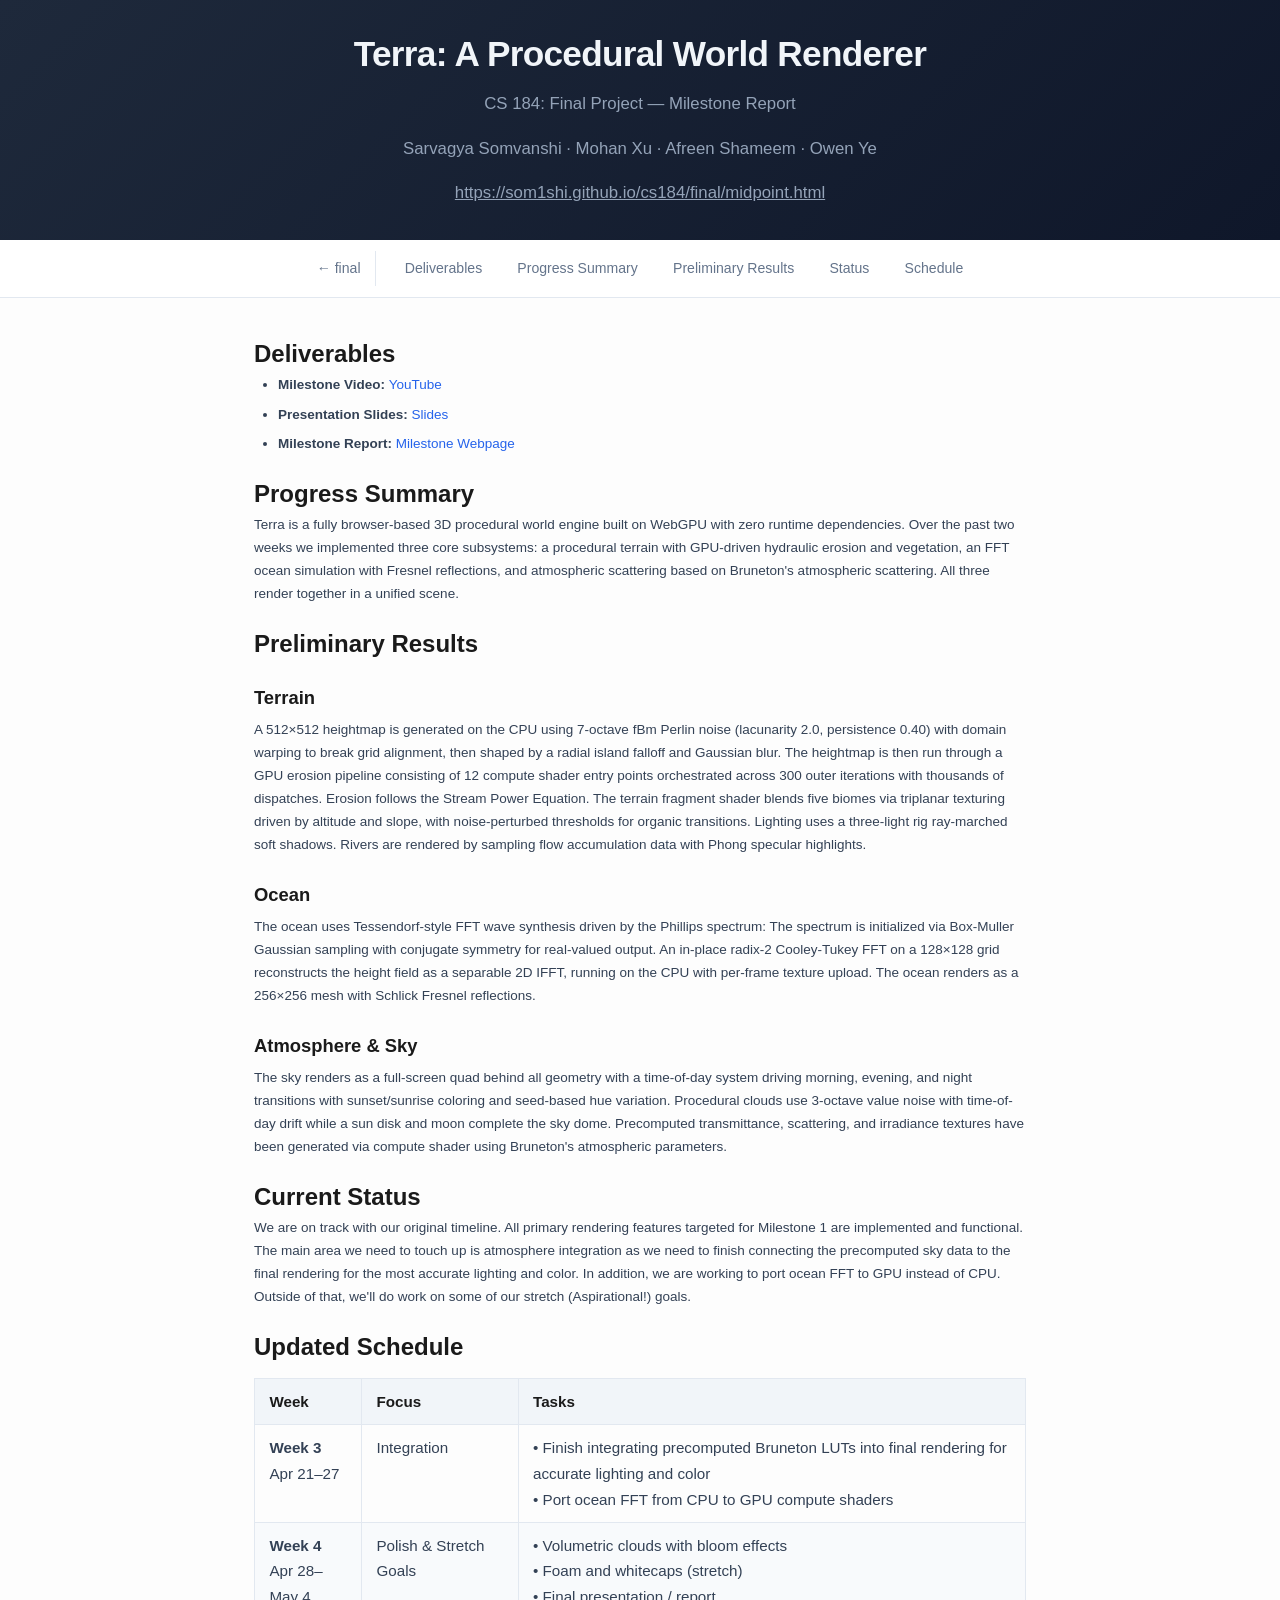
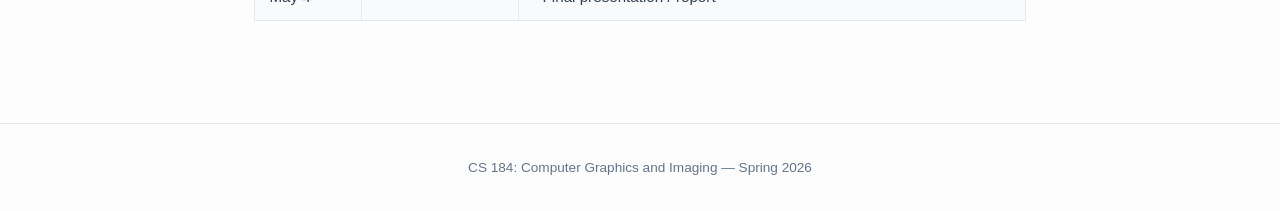
<file: final/midpoint.html>
<!DOCTYPE html>
<html lang="en">
<head>
  <meta charset="UTF-8">
  <meta name="viewport" content="width=device-width, initial-scale=1.0">
  <title>CS 184 Final Project &mdash; Terra: A Procedural World Renderer</title>
  <link rel="stylesheet" href="final-common.css">
  <link rel="stylesheet" href="midpoint.css">
</head>
<body class="midpoint-page">

<header>
  <h1>Terra: A Procedural World Renderer</h1>
  <p>CS 184: Final Project &mdash; Milestone Report</p>
  <p>Sarvagya Somvanshi &middot; Mohan Xu &middot; Afreen Shameem &middot; Owen Ye</p>
  <p><a href="https://som1shi.github.io/cs184/final/midpoint.html">https://som1shi.github.io/cs184/final/midpoint.html</a></p>
</header>

<nav aria-label="Midpoint navigation">
  <a class="nav-back" href="index.html">&larr; final</a>
  <a href="#deliverables">Deliverables</a>
  <a href="#summary">Progress Summary</a>
  <a href="#Preliminary_results">Preliminary Results</a>
  <a href="#status">Status</a>
  <a href="#schedule">Schedule</a>
</nav>

<main>

  <section id="deliverables">
    <b>Deliverables</b>

    <ul>
      <li><strong>Milestone Video:</strong> <a class="resource-link" href="https://www.youtube.com/watch?v=j9I2GQvo_W0&amp;feature=youtu.be" target="_blank" rel="noopener noreferrer">YouTube</a></li>
      <li><strong>Presentation Slides:</strong> <a class="resource-link" href="https://docs.google.com/presentation/d/1WHMv_cMEymZL_jN8q2AU0tCmSxwUfGsNz5Sqc11t9eE/edit?usp=sharing" target="_blank" rel="noopener noreferrer">Slides</a></li>
      <li><strong>Milestone Report:</strong> <a class="resource-link" href="https://cal-cs184-student.github.io/hw-webpages-owen2608/final_milestone/index.html" target="_blank" rel="noopener noreferrer">Milestone Webpage</a></li>
    </ul>
  </section>

  <section id="summary">
    <b>Progress Summary</b>

    <p>
      Terra is a fully browser-based 3D procedural world engine built on WebGPU with zero runtime
      dependencies. Over the past two weeks we implemented three core subsystems: a procedural
      terrain with GPU-driven hydraulic erosion and vegetation, an FFT ocean simulation with Fresnel
      reflections, and atmospheric scattering based on Bruneton's atmospheric scattering. All three render together in
      a unified scene.
    </p>
  </section>

  <section id="Preliminary_results">
    <b>Preliminary Results</b>
  </section>

  <section id="terrain">
    <h3>Terrain</h3>

    <p>
      A 512&times;512 heightmap is generated on the CPU using 7-octave fBm Perlin noise (lacunarity
      2.0, persistence 0.40) with domain warping to break grid alignment, then shaped by a radial
      island falloff and Gaussian blur.
      The heightmap is then run through a GPU erosion pipeline consisting
      of 12 compute shader entry points orchestrated across 300 outer iterations with thousands of
      dispatches. Erosion follows the Stream Power Equation.

      The terrain fragment shader blends five biomes via triplanar
      texturing driven by altitude and slope, with noise-perturbed thresholds for organic transitions.
      Lighting uses a three-light rig ray-marched soft shadows. Rivers are rendered
      by sampling flow accumulation data with Phong specular highlights.
    </p>
  </section>

  <section id="ocean">
    <h3>Ocean</h3>

    <p>
      The ocean uses Tessendorf-style FFT wave synthesis driven by the Phillips spectrum:

      The spectrum is initialized via Box-Muller Gaussian sampling with conjugate symmetry for
      real-valued output.

      An in-place radix-2 Cooley-Tukey FFT on a 128&times;128 grid reconstructs the height field as
      a separable 2D IFFT, running on the CPU with per-frame texture
      upload. The ocean renders as a 256&times;256 mesh with Schlick Fresnel reflections.
    </p>
  </section>

  <section id="atmosphere">
    <h3>Atmosphere &amp; Sky</h3>

    <p>
      The sky renders as a full-screen quad behind all geometry with a time-of-day system driving
      morning, evening, and night transitions with sunset/sunrise coloring and seed-based hue
      variation. Procedural clouds use 3-octave value noise with time-of-day drift while a sun disk and
      moon complete the sky dome. Precomputed transmittance, scattering, and irradiance textures have been generated via compute shader using Bruneton's atmospheric parameters.
    </p>
  </section>

  <section id="status">
    <b>Current Status</b>

    <p>
      We are on track with our original timeline. All primary rendering features targeted for
      Milestone 1 are implemented and functional. The main area we need to touch up is atmosphere integration
      as we need to finish connecting the precomputed sky data to the final rendering for the most accurate lighting and color.
      In addition, we are working to port ocean FFT to GPU instead of CPU. Outside of that, we'll do work on some of our stretch (Aspirational!) goals.
    </p>
  </section>

  <section id="schedule">
    <b>Updated Schedule</b>

    <table>
      <thead>
        <tr>
          <th>Week</th>
          <th>Focus</th>
          <th>Tasks</th>
        </tr>
      </thead>
      <tbody>
        <tr>
          <td><strong>Week 3</strong><br>Apr 21&ndash;27</td>
          <td>Integration</td>
          <td>
            &bull; Finish integrating precomputed Bruneton LUTs into final rendering for accurate lighting and color<br>
            &bull; Port ocean FFT from CPU to GPU compute shaders
          </td>
        </tr>
        <tr>
          <td><strong>Week 4</strong><br>Apr 28&ndash;May 4</td>
          <td>Polish &amp; Stretch Goals</td>
          <td>
            &bull; Volumetric clouds with bloom effects<br>
            &bull; Foam and whitecaps (stretch)<br>
            &bull; Final presentation / report
          </td>
        </tr>
      </tbody>
    </table>
  </section>

</main>

<footer>
  CS 184: Computer Graphics and Imaging &mdash; Spring 2026
</footer>

</body>
</html>
</file>
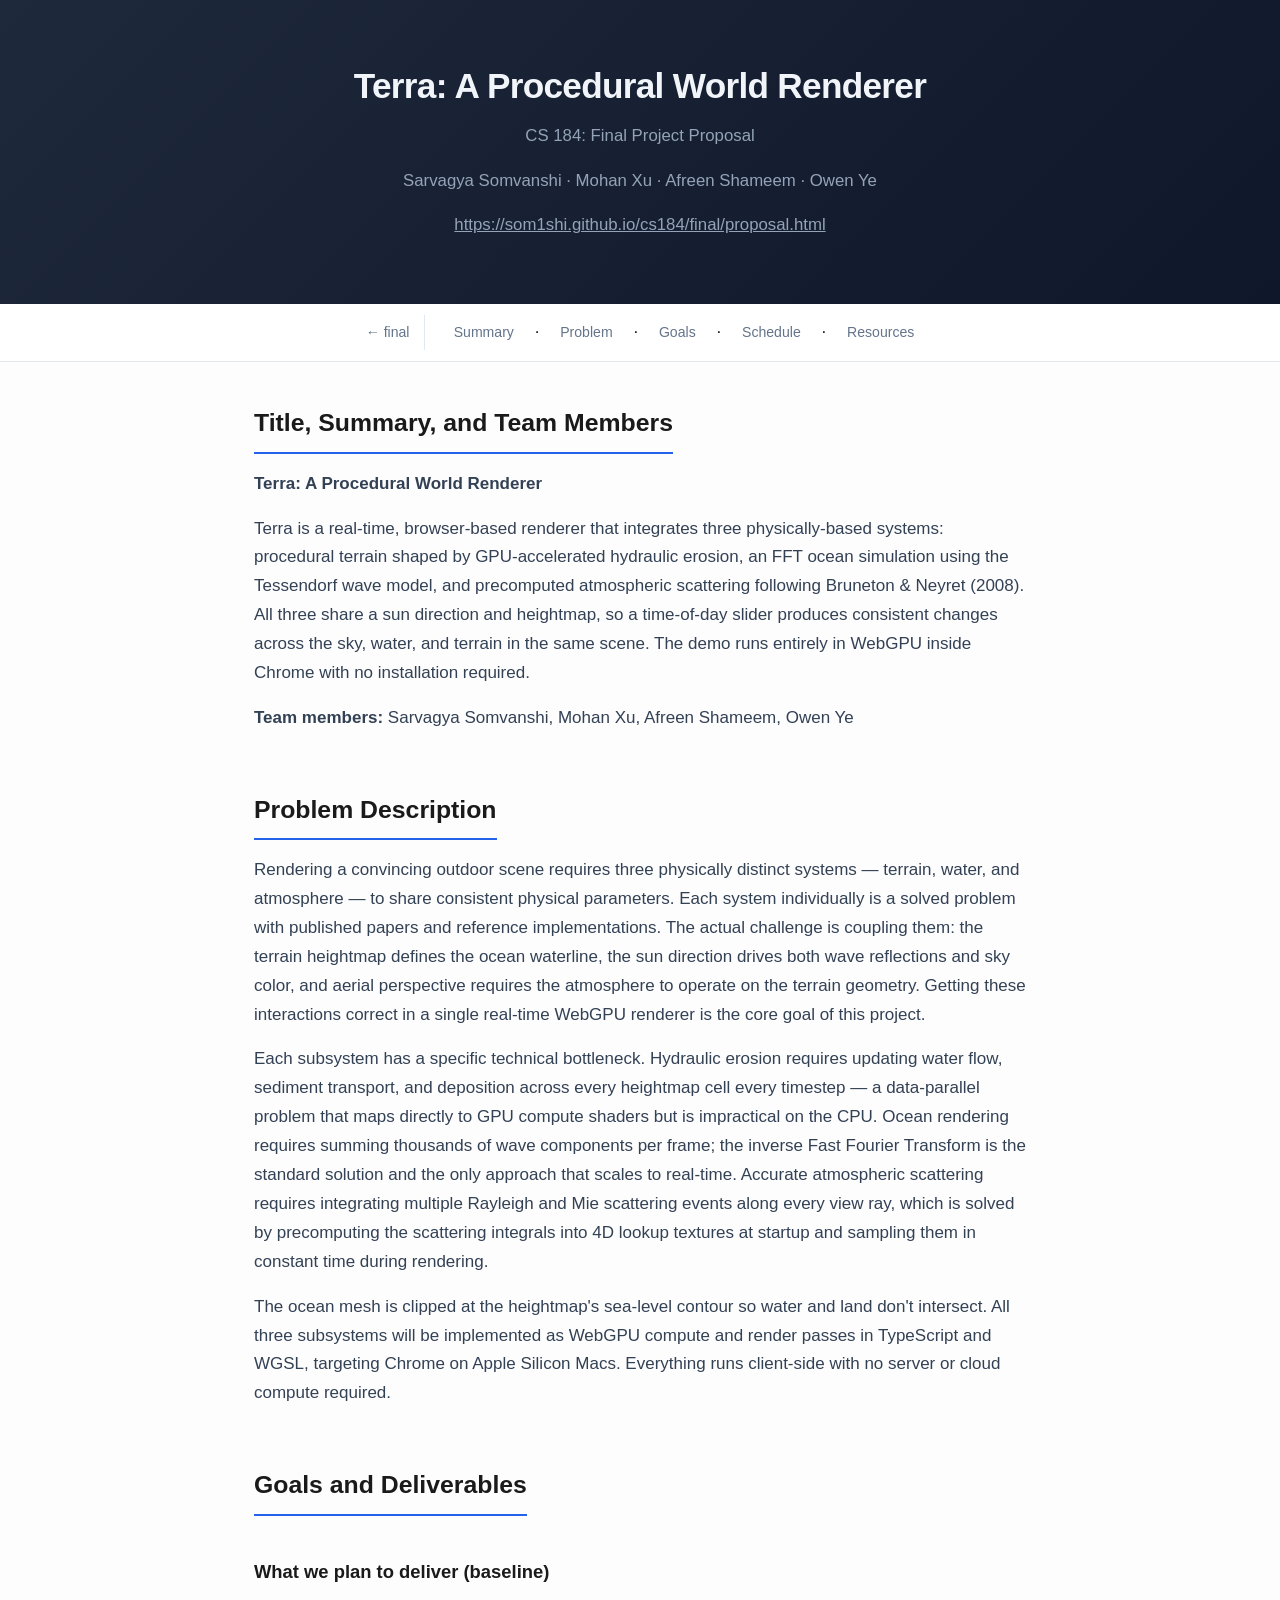
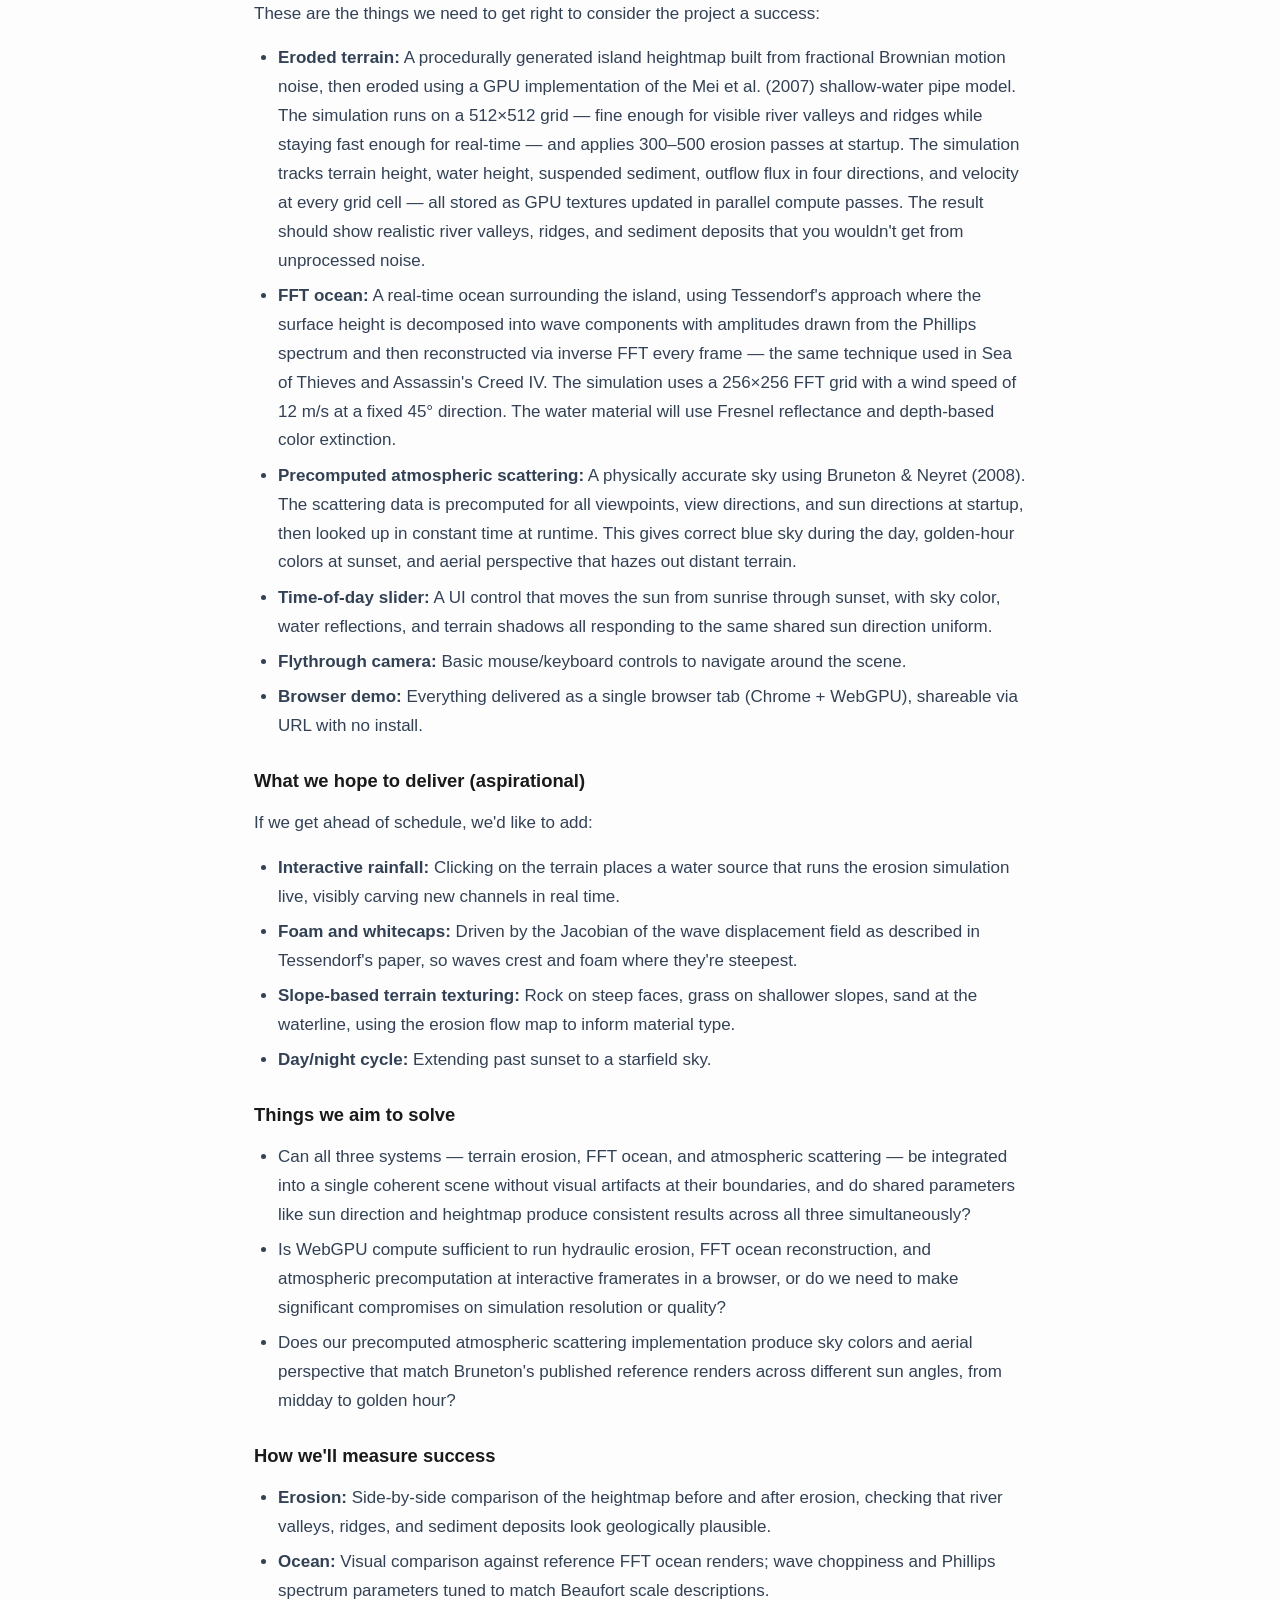
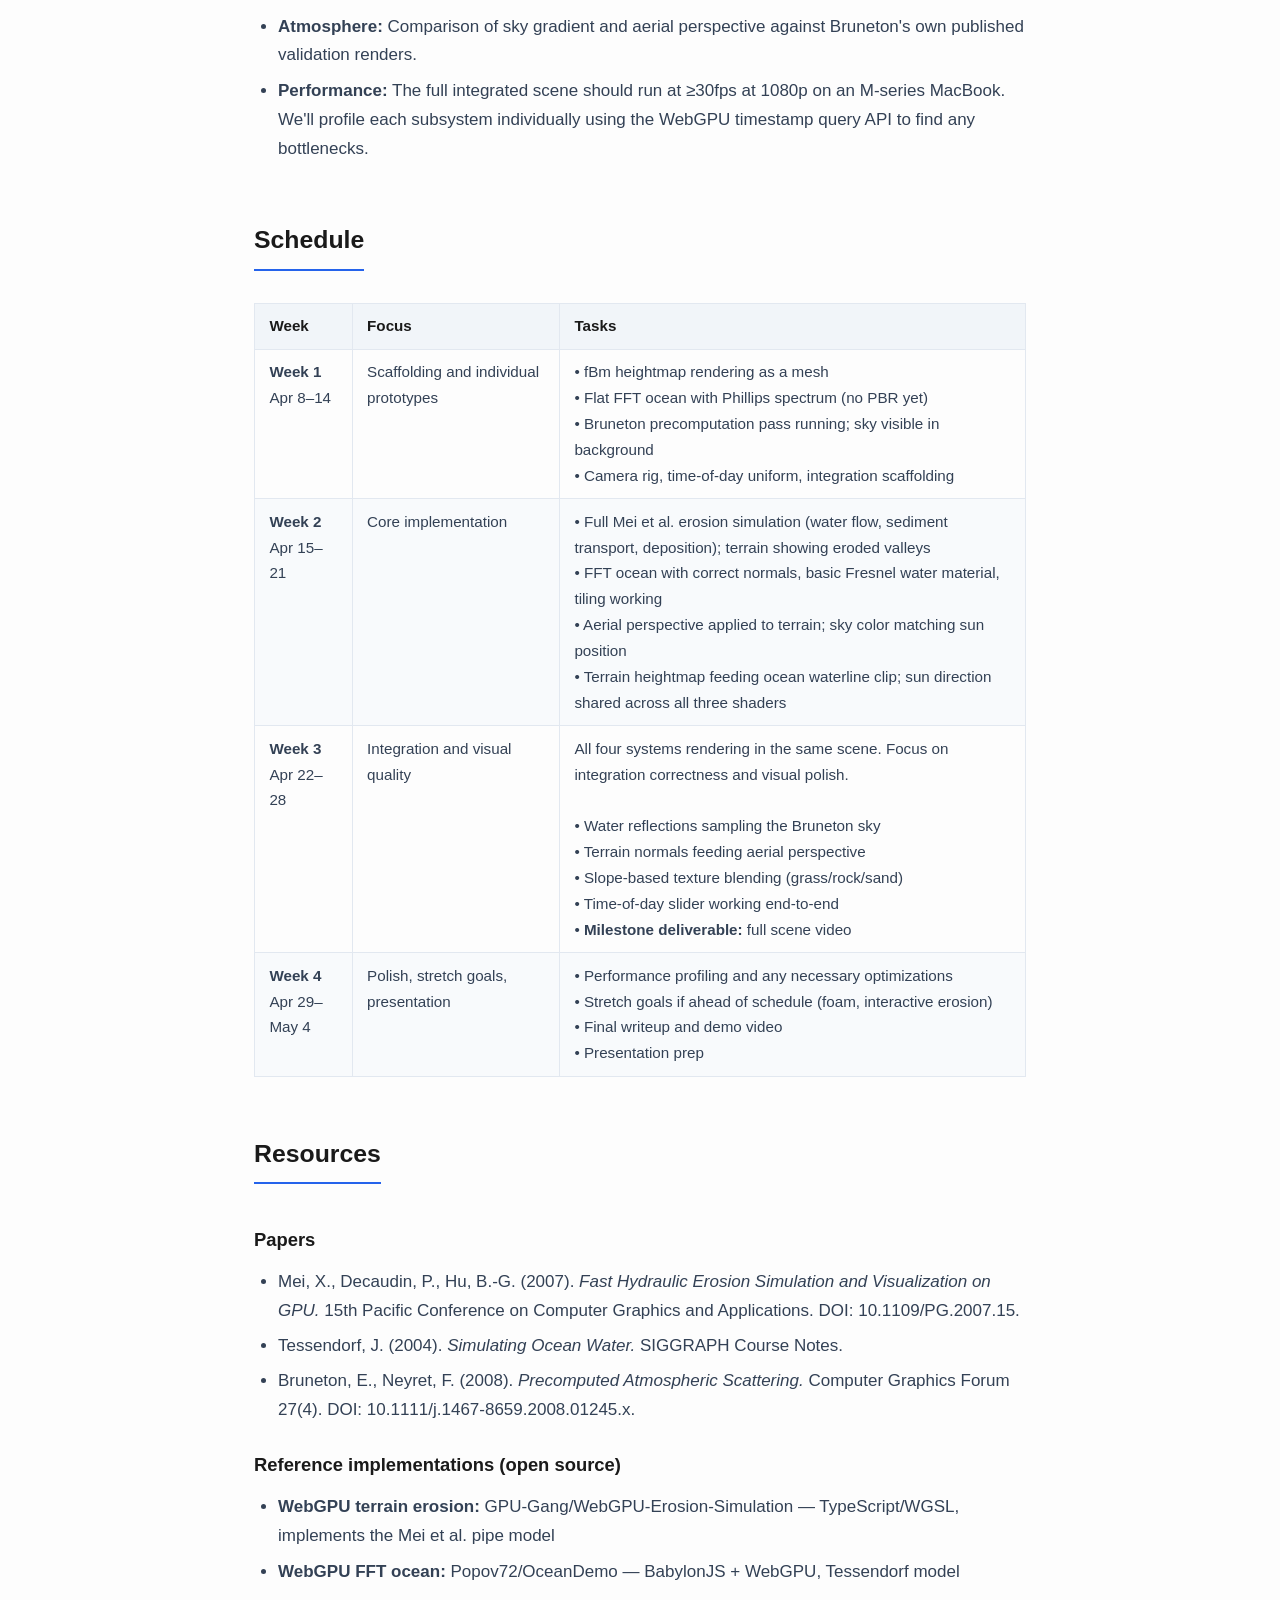
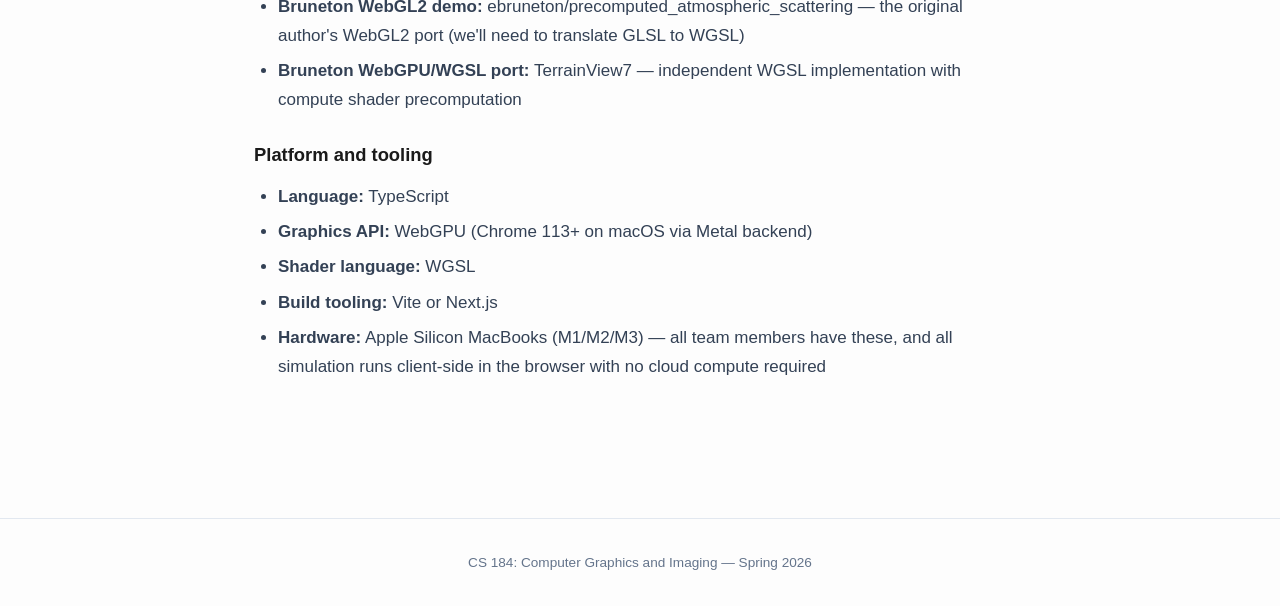
<file: final/proposal.html>
<!DOCTYPE html>
<html lang="en">
<head>
  <meta charset="UTF-8">
  <meta name="viewport" content="width=device-width, initial-scale=1.0">
  <title>CS 184 Final &mdash; Terra Proposal</title>
  <link rel="stylesheet" href="final-common.css">
</head>
<body>

<header>
  <h1>Terra: A Procedural World Renderer</h1>
  <p>CS 184: Final Project Proposal</p>
  <p>Sarvagya Somvanshi &middot; Mohan Xu &middot; Afreen Shameem &middot; Owen Ye</p>
  <p><a href="https://som1shi.github.io/cs184/final/proposal.html">https://som1shi.github.io/cs184/final/proposal.html</a></p>
</header>

<nav aria-label="Proposal navigation">
  <a class="nav-back" href="index.html">&larr; final</a>
  <a href="#summary">Summary</a>
  <span class="nav-sep" aria-hidden="true">&middot;</span>
  <a href="#problem">Problem</a>
  <span class="nav-sep" aria-hidden="true">&middot;</span>
  <a href="#goals">Goals</a>
  <span class="nav-sep" aria-hidden="true">&middot;</span>
  <a href="#schedule">Schedule</a>
  <span class="nav-sep" aria-hidden="true">&middot;</span>
  <a href="#resources">Resources</a>
</nav>

<main>

  <section id="summary">
    <h2>Title, Summary, and Team Members</h2>

    <p>
      <strong>Terra: A Procedural World Renderer</strong>
    </p>

    <p>
      Terra is a real-time, browser-based renderer that integrates three physically-based systems:
      procedural terrain shaped by GPU-accelerated hydraulic erosion, an FFT ocean simulation using
      the Tessendorf wave model, and precomputed atmospheric scattering following Bruneton &amp; Neyret
      (2008). All three share a sun direction and heightmap, so a time-of-day slider produces
      consistent changes across the sky, water, and terrain in the same scene. The demo runs entirely
      in WebGPU inside Chrome with no installation required.
    </p>

    <p><strong>Team members:</strong> Sarvagya Somvanshi, Mohan Xu, Afreen Shameem, Owen Ye</p>
  </section>

  <section id="problem">
    <h2>Problem Description</h2>

    <p>
      Rendering a convincing outdoor scene requires three physically distinct systems — terrain,
      water, and atmosphere — to share consistent physical parameters. Each system individually is a
      solved problem with published papers and reference implementations. The actual challenge is
      coupling them: the terrain heightmap defines the ocean waterline, the sun direction drives both
      wave reflections and sky color, and aerial perspective requires the atmosphere to operate on
      the terrain geometry. Getting these interactions correct in a single real-time WebGPU renderer
      is the core goal of this project.
    </p>

    <p>
      Each subsystem has a specific technical bottleneck. Hydraulic erosion requires updating water
      flow, sediment transport, and deposition across every heightmap cell every timestep — a
      data-parallel problem that maps directly to GPU compute shaders but is impractical on the CPU.
      Ocean rendering requires summing thousands of wave components per frame; the inverse Fast
      Fourier Transform is the standard solution and the only approach that scales to real-time.
      Accurate atmospheric scattering requires integrating multiple Rayleigh and Mie scattering
      events along every view ray, which is solved by precomputing the scattering integrals into
      4D lookup textures at startup and sampling them in constant time during rendering.
    </p>

    <p>
      The ocean mesh is clipped at the heightmap's sea-level contour so water and land don't
      intersect. All three subsystems will be implemented as WebGPU compute and render passes in
      TypeScript and WGSL, targeting Chrome on Apple Silicon Macs. Everything runs client-side with
      no server or cloud compute required.
    </p>
  </section>

  <section id="goals">
    <h2>Goals and Deliverables</h2>

    <h3>What we plan to deliver (baseline)</h3>

    <p>
      These are the things we need to get right to consider the project a success:
    </p>

    <ul>
      <li>
        <strong>Eroded terrain:</strong> A procedurally generated island heightmap built from
        fractional Brownian motion noise, then eroded using a GPU implementation of the Mei et al.
        (2007) shallow-water pipe model. The simulation runs on a 512&times;512 grid — fine enough
        for visible river valleys and ridges while staying fast enough for real-time — and applies
        300–500 erosion passes at startup. The simulation tracks terrain height, water height,
        suspended sediment, outflow flux in four directions, and velocity at every grid cell — all
        stored as GPU textures updated in parallel compute passes. The result should show realistic
        river valleys, ridges, and sediment deposits that you wouldn't get from unprocessed noise.
      </li>
      <li>
        <strong>FFT ocean:</strong> A real-time ocean surrounding the island, using Tessendorf's
        approach where the surface height is decomposed into wave components with amplitudes drawn
        from the Phillips spectrum and then reconstructed via inverse FFT every frame — the same
        technique used in Sea of Thieves and Assassin's Creed IV. The simulation uses a 256&times;256
        FFT grid with a wind speed of 12 m/s at a fixed 45° direction. The water material will use
        Fresnel reflectance and depth-based color extinction.
      </li>
      <li>
        <strong>Precomputed atmospheric scattering:</strong> A physically accurate sky using Bruneton
        &amp; Neyret (2008). The scattering data is precomputed for all viewpoints, view directions,
        and sun directions at startup, then looked up in constant time at runtime. This gives correct
        blue sky during the day, golden-hour colors at sunset, and aerial perspective that hazes out
        distant terrain.
      </li>
      <li>
        <strong>Time-of-day slider:</strong> A UI control that moves the sun from sunrise through
        sunset, with sky color, water reflections, and terrain shadows all responding to the same
        shared sun direction uniform.
      </li>
      <li>
        <strong>Flythrough camera:</strong> Basic mouse/keyboard controls to navigate around the
        scene.
      </li>
      <li>
        <strong>Browser demo:</strong> Everything delivered as a single browser tab (Chrome +
        WebGPU), shareable via URL with no install.
      </li>
    </ul>

    <h3>What we hope to deliver (aspirational)</h3>

    <p>
      If we get ahead of schedule, we'd like to add:
    </p>

    <ul>
      <li>
        <strong>Interactive rainfall:</strong> Clicking on the terrain places a water source that
        runs the erosion simulation live, visibly carving new channels in real time.
      </li>
      <li>
        <strong>Foam and whitecaps:</strong> Driven by the Jacobian of the wave displacement field
        as described in Tessendorf's paper, so waves crest and foam where they're steepest.
      </li>
      <li>
        <strong>Slope-based terrain texturing:</strong> Rock on steep faces, grass on shallower
        slopes, sand at the waterline, using the erosion flow map to inform material type.
      </li>
      <li>
        <strong>Day/night cycle:</strong> Extending past sunset to a starfield sky.
      </li>
    </ul>

    <h3>Things we aim to solve</h3>

    <ul>
      <li>
        Can all three systems — terrain erosion, FFT ocean, and atmospheric scattering — be
        integrated into a single coherent scene without visual artifacts at their boundaries, and
        do shared parameters like sun direction and heightmap produce consistent results across
        all three simultaneously?
      </li>
      <li>
        Is WebGPU compute sufficient to run hydraulic erosion, FFT ocean reconstruction, and
        atmospheric precomputation at interactive framerates in a browser, or do we need to
        make significant compromises on simulation resolution or quality?
      </li>
      <li>
        Does our precomputed atmospheric scattering implementation produce sky colors and aerial
        perspective that match Bruneton's published reference renders across different sun angles,
        from midday to golden hour?
      </li>
    </ul>

    <h3>How we'll measure success</h3>

    <ul>
      <li>
        <strong>Erosion:</strong> Side-by-side comparison of the heightmap before and after erosion,
        checking that river valleys, ridges, and sediment deposits look geologically plausible.
      </li>
      <li>
        <strong>Ocean:</strong> Visual comparison against reference FFT ocean renders; wave
        choppiness and Phillips spectrum parameters tuned to match Beaufort scale descriptions.
      </li>
      <li>
        <strong>Atmosphere:</strong> Comparison of sky gradient and aerial perspective against
        Bruneton's own published validation renders.
      </li>
      <li>
        <strong>Performance:</strong> The full integrated scene should run at ≥30fps at 1080p on an
        M-series MacBook. We'll profile each subsystem individually using the WebGPU timestamp query
        API to find any bottlenecks.
      </li>
    </ul>
  </section>

  <section id="schedule">
    <h2>Schedule</h2>

    <table>
      <thead>
        <tr>
          <th>Week</th>
          <th>Focus</th>
          <th>Tasks</th>
        </tr>
      </thead>
      <tbody>
        <tr>
          <td><strong>Week 1</strong><br>Apr 8–14</td>
          <td>Scaffolding and individual prototypes</td>
          <td>
            &bull; fBm heightmap rendering as a mesh<br>
            &bull; Flat FFT ocean with Phillips spectrum (no PBR yet)<br>
            &bull; Bruneton precomputation pass running; sky visible in background<br>
            &bull; Camera rig, time-of-day uniform, integration scaffolding
          </td>
        </tr>
        <tr>
          <td><strong>Week 2</strong><br>Apr 15–21</td>
          <td>Core implementation</td>
          <td>
            &bull; Full Mei et al. erosion simulation (water flow, sediment transport, deposition); terrain showing eroded valleys<br>
            &bull; FFT ocean with correct normals, basic Fresnel water material, tiling working<br>
            &bull; Aerial perspective applied to terrain; sky color matching sun position<br>
            &bull; Terrain heightmap feeding ocean waterline clip; sun direction shared across all three shaders
          </td>
        </tr>
        <tr>
          <td><strong>Week 3</strong><br>Apr 22–28</td>
          <td>Integration and visual quality</td>
          <td>
            All four systems rendering in the same scene. Focus on integration correctness and visual
            polish.<br><br>
            &bull; Water reflections sampling the Bruneton sky<br>
            &bull; Terrain normals feeding aerial perspective<br>
            &bull; Slope-based texture blending (grass/rock/sand)<br>
            &bull; Time-of-day slider working end-to-end<br>
            &bull; <strong>Milestone deliverable:</strong> full scene video
          </td>
        </tr>
        <tr>
          <td><strong>Week 4</strong><br>Apr 29–May 4</td>
          <td>Polish, stretch goals, presentation</td>
          <td>
            &bull; Performance profiling and any necessary optimizations<br>
            &bull; Stretch goals if ahead of schedule (foam, interactive erosion)<br>
            &bull; Final writeup and demo video<br>
            &bull; Presentation prep
          </td>
        </tr>
      </tbody>
    </table>
  </section>

  <section id="resources">
    <h2>Resources</h2>

    <h3>Papers</h3>

    <ul>
      <li>
        Mei, X., Decaudin, P., Hu, B.-G. (2007). <em>Fast Hydraulic Erosion Simulation and
        Visualization on GPU.</em> 15th Pacific Conference on Computer Graphics and Applications.
        DOI: 10.1109/PG.2007.15.
      </li>
      <li>
        Tessendorf, J. (2004). <em>Simulating Ocean Water.</em> SIGGRAPH Course Notes.
      </li>
      <li>
        Bruneton, E., Neyret, F. (2008). <em>Precomputed Atmospheric Scattering.</em> Computer
        Graphics Forum 27(4). DOI: 10.1111/j.1467-8659.2008.01245.x.
      </li>
    </ul>

    <h3>Reference implementations (open source)</h3>

    <ul>
      <li>
        <strong>WebGPU terrain erosion:</strong> GPU-Gang/WebGPU-Erosion-Simulation — TypeScript/WGSL,
        implements the Mei et al. pipe model
      </li>
      <li>
        <strong>WebGPU FFT ocean:</strong> Popov72/OceanDemo — BabylonJS + WebGPU, Tessendorf model
      </li>
      <li>
        <strong>Bruneton WebGL2 demo:</strong> ebruneton/precomputed_atmospheric_scattering — the
        original author's WebGL2 port (we'll need to translate GLSL to WGSL)
      </li>
      <li>
        <strong>Bruneton WebGPU/WGSL port:</strong> TerrainView7 — independent WGSL implementation
        with compute shader precomputation
      </li>
    </ul>

    <h3>Platform and tooling</h3>

    <ul>
      <li><strong>Language:</strong> TypeScript</li>
      <li><strong>Graphics API:</strong> WebGPU (Chrome 113+ on macOS via Metal backend)</li>
      <li><strong>Shader language:</strong> WGSL</li>
      <li><strong>Build tooling:</strong> Vite or Next.js</li>
      <li>
        <strong>Hardware:</strong> Apple Silicon MacBooks (M1/M2/M3) — all team members have these,
        and all simulation runs client-side in the browser with no cloud compute required
      </li>
    </ul>
  </section>

</main>

<footer>
  CS 184: Computer Graphics and Imaging &mdash; Spring 2026
</footer>

</body>
</html>
</file>
<file: final/final-common.css>
:root {
  --bg: #fdfdfd;
  --fg: #1a1a1a;
  --accent: #2563eb;
  --muted: #64748b;
  --border: #e2e8f0;
  --code-bg: #f1f5f9;
}

* { margin: 0; padding: 0; box-sizing: border-box; }

body {
  font-family: "Inter", -apple-system, BlinkMacSystemFont, "Segoe UI", Roboto, sans-serif;
  background: var(--bg);
  color: var(--fg);
  line-height: 1.7;
  font-size: 17px;
}

header {
  background: linear-gradient(135deg, #1e293b 0%, #0f172a 100%);
  color: #f1f5f9;
  padding: 3.5rem 1.5rem 3rem;
  text-align: center;
}

header h1 {
  font-size: 2.2rem;
  font-weight: 700;
  letter-spacing: -0.02em;
  margin-bottom: 0.4rem;
}

header p {
  color: #94a3b8;
  font-size: 1.05rem;
}

header a {
  color: #94a3b8;
}

nav {
  position: sticky;
  top: 0;
  z-index: 100;
  background: rgba(255,255,255,0.92);
  backdrop-filter: blur(12px);
  border-bottom: 1px solid var(--border);
  padding: 0.7rem 1.5rem;
  display: flex;
  gap: 0.4rem;
  justify-content: center;
  flex-wrap: wrap;
  align-items: center;
}

nav a {
  color: var(--muted);
  text-decoration: none;
  font-size: 0.88rem;
  font-weight: 500;
  padding: 0.35rem 0.9rem;
  border-radius: 6px;
  transition: all 0.15s;
}

nav a:hover {
  color: var(--accent);
  background: #eff6ff;
}

nav a.nav-primary {
  color: var(--fg);
  font-weight: 600;
}

nav a.nav-back {
  margin-right: 0.5rem;
  border-right: 1px solid var(--border);
  border-radius: 6px 0 0 6px;
}

nav a.nav-sep {
  color: var(--border);
  pointer-events: none;
  padding: 0.35rem 0.15rem;
  user-select: none;
}

.subnav {
  margin: -0.5rem 0 1.75rem;
  padding: 0.75rem 0;
  border-bottom: 1px solid var(--border);
  display: flex;
  flex-wrap: wrap;
  gap: 0.35rem 0.6rem;
  align-items: center;
  font-size: 0.82rem;
}

.subnav span {
  color: var(--muted);
  font-weight: 600;
  margin-right: 0.25rem;
}

.subnav a {
  color: var(--muted);
  text-decoration: none;
  font-weight: 500;
}

.subnav a:hover {
  color: var(--accent);
}

.placeholder-box {
  background: #f8fafc;
  border: 1px dashed var(--border);
  border-radius: 8px;
  padding: 1.25rem 1.5rem;
  color: var(--muted);
  font-size: 0.95rem;
}

main {
  max-width: 820px;
  margin: 0 auto;
  padding: 2.5rem 1.5rem 5rem;
}

section {
  margin-bottom: 3.5rem;
}

h2 {
  font-size: 1.55rem;
  font-weight: 700;
  margin-bottom: 1rem;
  padding-bottom: 0.45rem;
  border-bottom: 2px solid var(--accent);
  display: inline-block;
}

h3 {
  font-size: 1.15rem;
  font-weight: 600;
  margin-top: 1.5rem;
  margin-bottom: 0.8rem;
}

p {
  margin-bottom: 1rem;
  color: #334155;
}

ul, ol {
  margin: 0.5rem 0 1rem 1.5rem;
  color: #334155;
}

li {
  margin-bottom: 0.4rem;
}

code {
  background: var(--code-bg);
  padding: 0.15em 0.4em;
  border-radius: 4px;
  font-size: 0.92em;
  font-family: "SF Mono", "Fira Code", "Consolas", monospace;
}

table {
  width: 100%;
  border-collapse: collapse;
  margin: 1rem 0;
  font-size: 0.95rem;
}

th {
  background: var(--code-bg);
  padding: 0.6rem 0.9rem;
  text-align: left;
  border: 1px solid var(--border);
  font-weight: 600;
}

td {
  padding: 0.6rem 0.9rem;
  border: 1px solid var(--border);
  color: #334155;
  vertical-align: top;
}

tr:nth-child(even) td {
  background: #f8fafc;
}

footer {
  text-align: center;
  padding: 2rem 1rem;
  color: var(--muted);
  font-size: 0.85rem;
  border-top: 1px solid var(--border);
}

.hub-links {
  list-style: none;
  margin: 0;
  padding: 0;
}

.hub-links li {
  margin-bottom: 0.85rem;
}

.hub-links a {
  font-weight: 600;
  color: var(--accent);
  text-decoration: none;
}

.hub-links a:hover {
  text-decoration: underline;
}

.hub-links .hub-desc {
  display: block;
  font-weight: 400;
  font-size: 0.92rem;
  color: var(--muted);
  margin-top: 0.2rem;
}
</file>
<file: final/final-main.css>
/* Final report main page — extends final-common.css */
body.final-main {
  font-size: 13.5px;
}

body.final-main .nav-stack {
  position: sticky;
  top: 0;
  z-index: 100;
  background: rgba(255, 255, 255, 0.96);
  backdrop-filter: blur(12px);
  border-bottom: 1px solid var(--border);
}

body.final-main .nav-stack > nav {
  border-bottom: none;
}

body.final-main .nav-stack > nav:first-child {
  padding-bottom: 0.7rem;
}

@media print {
  body.final-main {
    font-size: 11px;
    line-height: 1.5;
  }
  body.final-main main {
    padding: 1rem 1.5rem 1rem;
  }
  body.final-main section {
    margin-bottom: 0.6rem;
  }
  body.final-main th,
  body.final-main td {
    padding: 0.3rem 0.6rem;
  }
  body.final-main ul {
    margin: 0.2rem 0 0.5rem 1.5rem;
  }
  body.final-main p {
    margin-bottom: 0.5rem;
  }
}

body.final-main .header-urls {
  text-align: center;
  line-height: 1.55;
  margin: 0;
  padding: 0 0.5rem;
}

body.final-main .header-url-sep {
  color: #64748b;
  user-select: none;
  padding: 0 0.35rem;
}

body.final-main section {
  margin-bottom: 1.4rem;
}

body.final-main section > b:first-child {
  display: block;
  font-size: 1.5rem;
  font-weight: 700;
  margin: 0;
  line-height: 1.3;
}

body.final-main section > b:first-child + p,
body.final-main section > b:first-child + ul {
  margin-top: 0.3rem;
}

body.final-main h3 {
  font-weight: 700;
  margin-top: 0.75rem;
  margin-bottom: 0.35rem;
}

body.final-main h2 {
  margin-bottom: 0.5rem;
  padding-bottom: 0.45rem;
  border-bottom-width: 1px;
}

body.final-main .video-container {
  position: relative;
  width: 100%;
  padding-bottom: 56.25%;
  margin: 1.5rem 0;
  border-radius: 8px;
  overflow: hidden;
  border: 1px solid var(--border);
  box-shadow: 0 4px 16px rgba(0, 0, 0, 0.08);
}

body.final-main .video-container iframe {
  position: absolute;
  top: 0;
  left: 0;
  width: 100%;
  height: 100%;
  border: none;
}

body.final-main .equation {
  background: var(--code-bg);
  border-left: 3px solid var(--accent);
  padding: 0.75rem 1rem;
  margin: 1rem 0;
  font-family: "SF Mono", "Fira Code", "Consolas", monospace;
  font-size: 0.92em;
  overflow-x: auto;
  border-radius: 0 4px 4px 0;
}

body.final-main a.resource-link {
  color: var(--accent);
  text-decoration: none;
  font-weight: 500;
}

body.final-main a.resource-link:hover {
  text-decoration: underline;
}

body.final-main #References ol {
  font-size: 0.68rem;
}

body.final-main .results-gallery {
  display: grid;
  grid-template-columns: repeat(2, 1fr);
  gap: 0.6rem;
  margin: 1rem 0;
}

body.final-main .gallery-item img {
  width: 100%;
  height: 140px;
  object-fit: cover;
  border-radius: 6px;
  display: block;
  border: 1px solid var(--border);
}

body.final-main .gallery-item .caption {
  font-size: 0.68rem;
  color: var(--muted);
  margin-top: 0.25rem;
  text-align: center;
  line-height: 1.3;
}

@media (max-width: 560px) {
  body.final-main .results-gallery {
    grid-template-columns: 1fr;
  }
}

body.final-main header {
  padding: 1.5rem 1.5rem 1rem;
}

body.final-main .deliverable-tag {
  opacity: 0.88;
  font-weight: 500;
}

body.final-main .subsection-lede {
  font-style: italic;
  color: var(--muted);
  margin: -0.35rem 0 0.75rem;
  font-size: 0.95rem;
}

body.final-main .contributions-list {
  list-style: none;
  margin: 0.25rem 0 0;
  padding: 0;
}

body.final-main .contributions-list li {
  margin-bottom: 0.65rem;
  padding-left: 0;
  color: #334155;
}

body.final-main .video-caption {
  font-size: 0.9rem;
  color: var(--muted);
  margin-top: -0.25rem;
  margin-bottom: 1rem;
}
</file>
<file: final/midpoint.css>
/* Milestone page — extends final-common.css */
body.midpoint-page {
  font-size: 13.5px;
}

@media print {
  body.midpoint-page {
    font-size: 11px;
    line-height: 1.5;
  }
  body.midpoint-page main {
    padding: 1rem 1.5rem 1rem;
  }
  body.midpoint-page section {
    margin-bottom: 0.6rem;
  }
  body.midpoint-page th,
  body.midpoint-page td {
    padding: 0.3rem 0.6rem;
  }
  body.midpoint-page ul {
    margin: 0.2rem 0 0.5rem 1.5rem;
  }
  body.midpoint-page p {
    margin-bottom: 0.5rem;
  }
}

body.midpoint-page header {
  padding: 1.5rem 1.5rem 1rem;
}

body.midpoint-page main {
  padding: 2.5rem 1.5rem 5rem;
}

body.midpoint-page section {
  margin-bottom: 1.4rem;
}

body.midpoint-page section > b:first-child {
  display: block;
  font-size: 1.5rem;
  font-weight: 700;
  margin: 0;
  line-height: 1.3;
}

body.midpoint-page section > b:first-child + p,
body.midpoint-page section > b:first-child + ul {
  margin-top: 0.3rem;
}

body.midpoint-page h3 {
  font-weight: 700;
  margin-top: 0.75rem;
  margin-bottom: 0.35rem;
}

body.midpoint-page h2 {
  margin-bottom: 0.5rem;
  padding-bottom: 0.45rem;
  border-bottom-width: 1px;
}

body.midpoint-page .video-container {
  position: relative;
  width: 100%;
  padding-bottom: 56.25%;
  margin: 1.5rem 0;
  border-radius: 8px;
  overflow: hidden;
  border: 1px solid var(--border);
  box-shadow: 0 4px 16px rgba(0, 0, 0, 0.08);
}

body.midpoint-page .video-container iframe {
  position: absolute;
  top: 0;
  left: 0;
  width: 100%;
  height: 100%;
  border: none;
}

body.midpoint-page .status-badge {
  display: inline-block;
  background: #dcfce7;
  color: #166534;
  font-size: 0.85rem;
  font-weight: 600;
  padding: 0.25rem 0.75rem;
  border-radius: 999px;
  margin-bottom: 0.75rem;
}

body.midpoint-page .equation {
  background: var(--code-bg);
  border-left: 3px solid var(--accent);
  padding: 0.75rem 1rem;
  margin: 1rem 0;
  font-family: "SF Mono", "Fira Code", "Consolas", monospace;
  font-size: 0.92em;
  overflow-x: auto;
  border-radius: 0 4px 4px 0;
}

body.midpoint-page a.resource-link {
  color: var(--accent);
  text-decoration: none;
  font-weight: 500;
}

body.midpoint-page a.resource-link:hover {
  text-decoration: underline;
}
</file>
